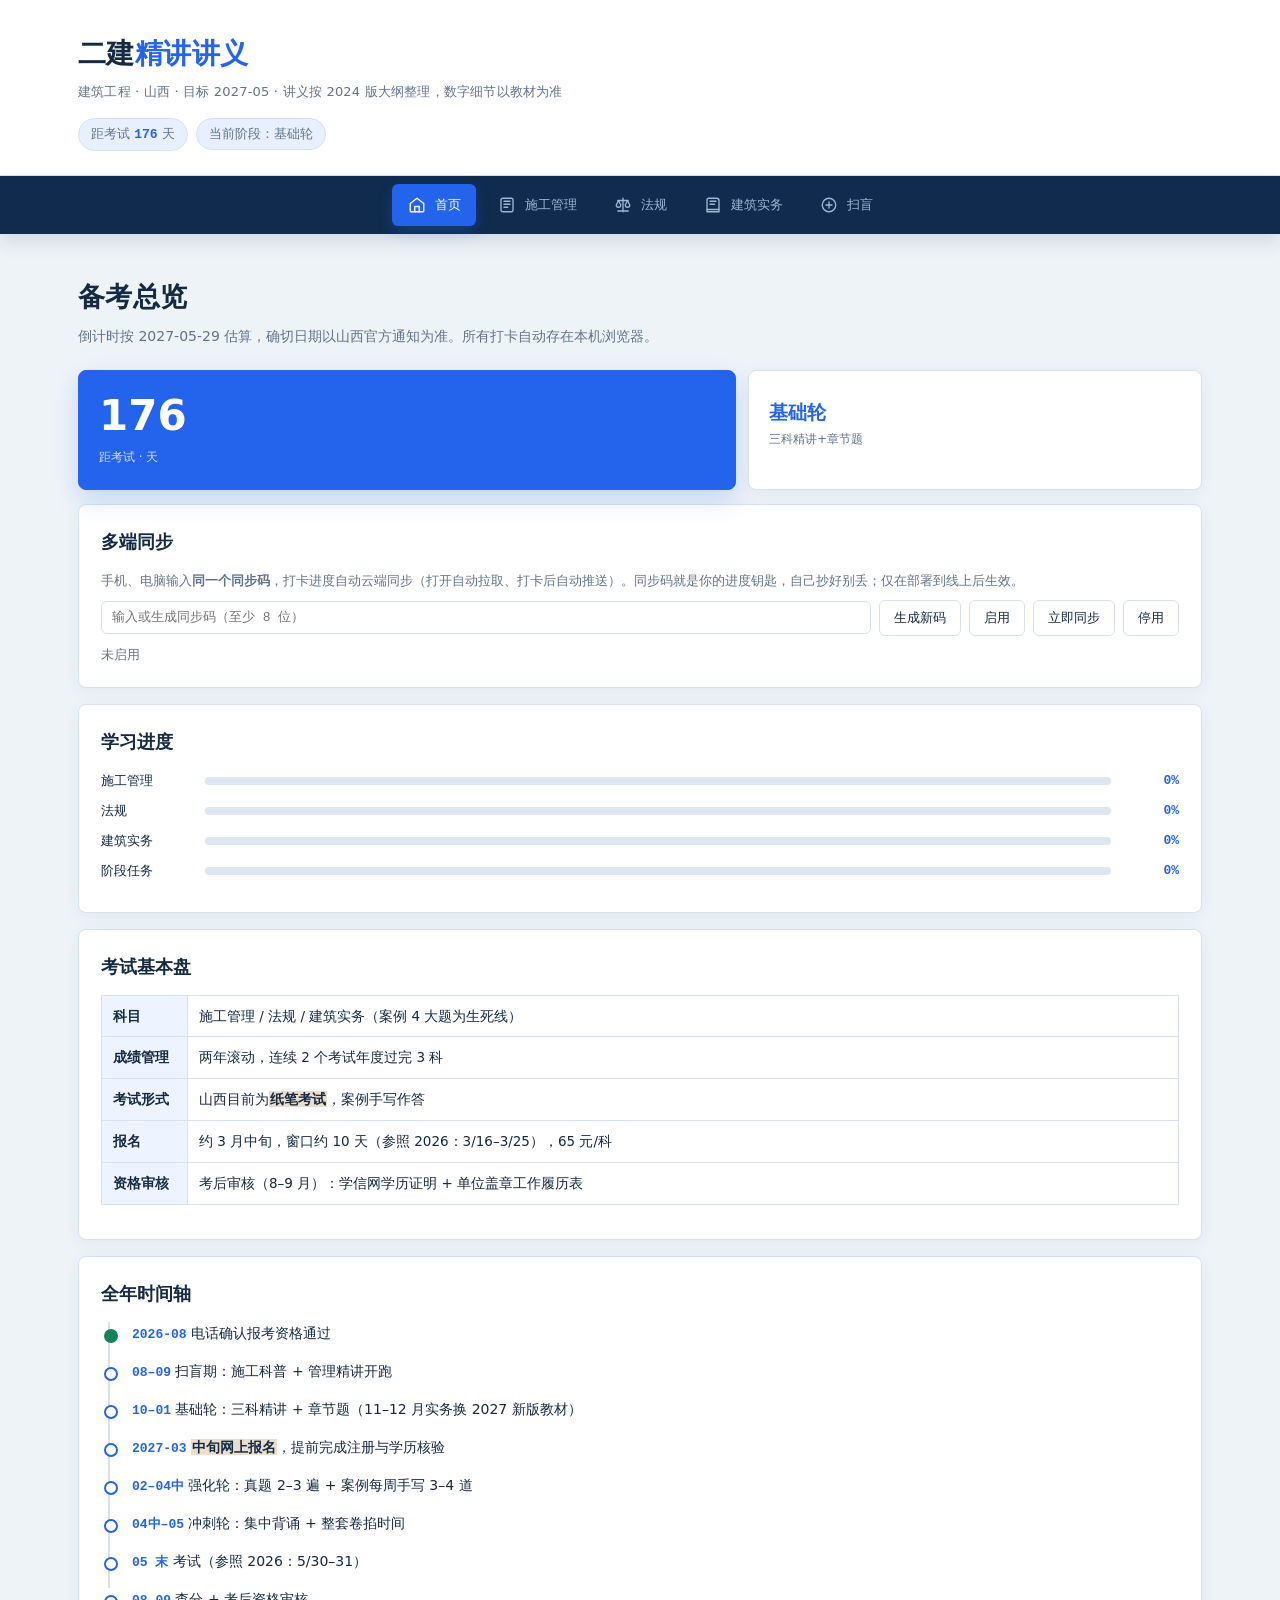
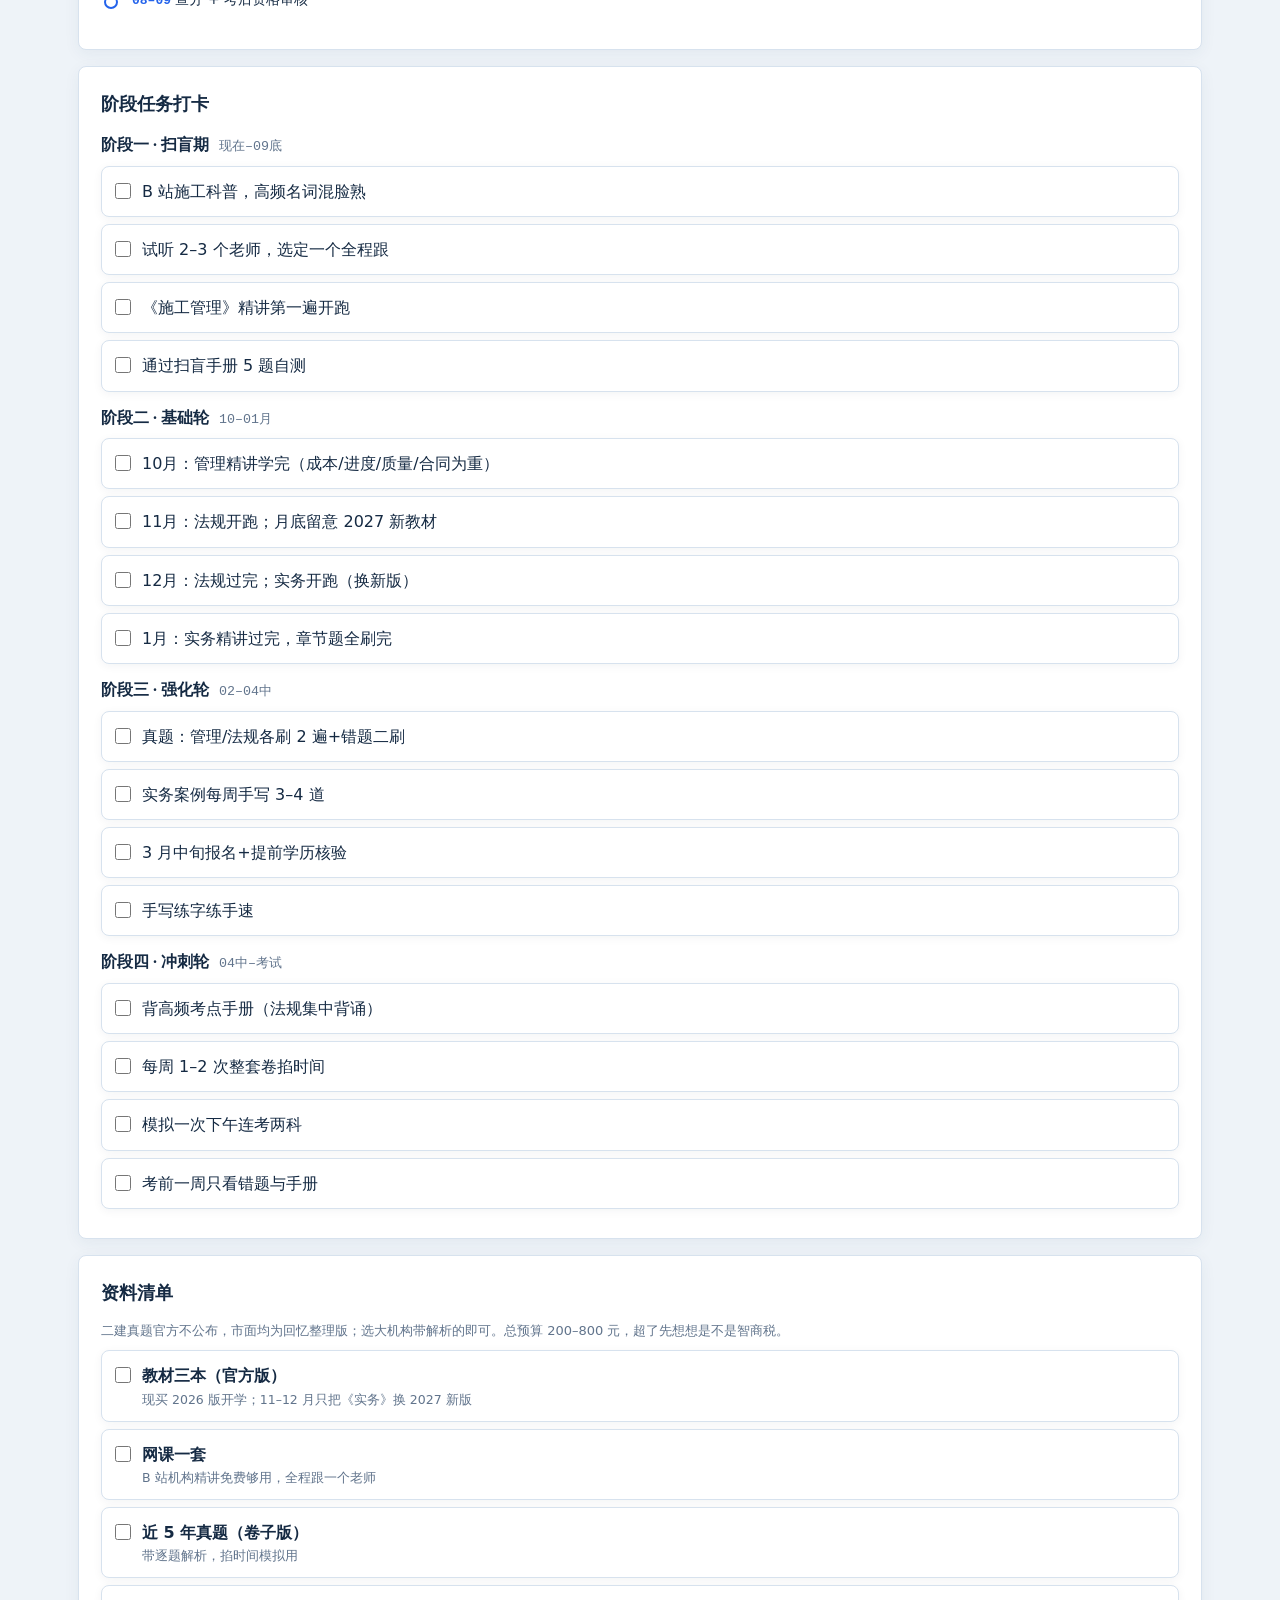
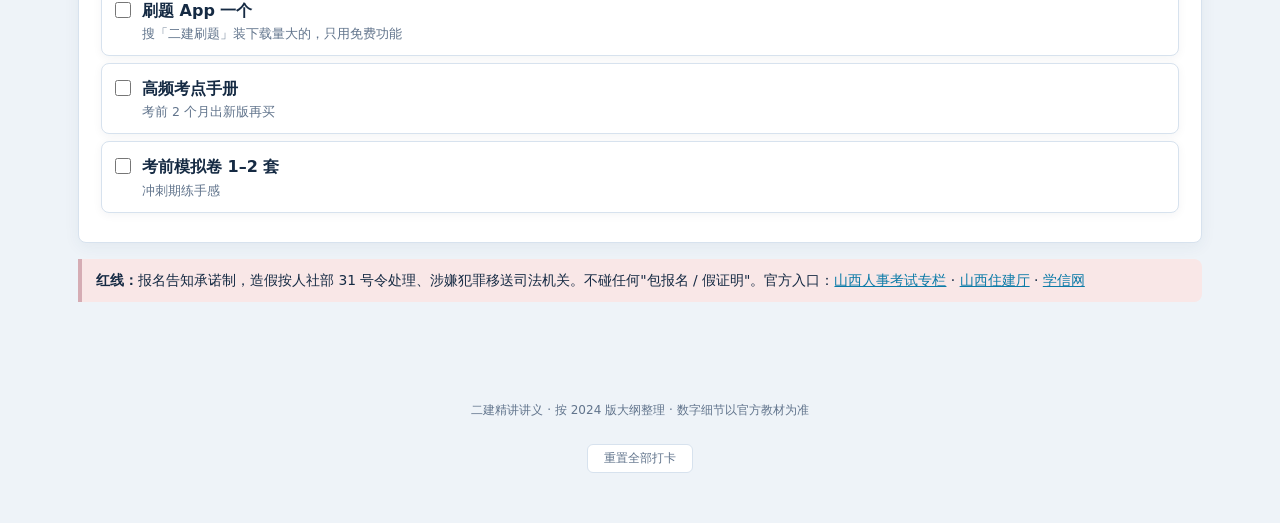
<file: site/index.html>
<!DOCTYPE html>
<html lang="zh-CN">
<head>
<meta charset="UTF-8">
<meta name="viewport" content="width=device-width, initial-scale=1.0, viewport-fit=cover">
<title>二建讲义 · 建筑工程 · 2027</title>
<link rel="manifest" href="manifest.webmanifest">
<meta name="theme-color" content="#b5502f">
<link rel="apple-touch-icon" href="icon.svg">
<style>
:root{
  --bg:#f7f2e9;          /* 米白纸  */
  --card:#fffdf8;
  --ink:#33302b;         /* 墨字 */
  --ink-2:#6f675c;       /* 次级 */
  --line:#e2d9c8;        /* 纸纹线 */
  --brick:#b5502f;       /* 砖陶红:重点/强调 */
  --brick-soft:#f6e3da;
  --gold:#8a6d1f;        /* 口诀金 */
  --gold-bg:#faf0d4;
  --green:#3e7d5c;       /* 完成绿 */
  --green-bg:#e4efe7;
  --blue:#38618c;        /* 链接/公式蓝 */
  --blue-bg:#e7edf5;
  --serif:Georgia,"Times New Roman","SimSun","宋体",serif;
  --sans:"Microsoft YaHei","微软雅黑",-apple-system,sans-serif;
  --mono:Consolas,"Courier New",monospace;
}
*{margin:0;padding:0;box-sizing:border-box}
html{-webkit-text-size-adjust:100%}
body{
  font-family:var(--sans);background:var(--bg);color:var(--ink);
  font-size:16px;line-height:1.85;
  background-image:radial-gradient(rgba(180,150,100,.06) 1px,transparent 1px);
  background-size:22px 22px;
  padding-bottom:calc(64px + env(safe-area-inset-bottom));
}
.wrap{max-width:780px;margin:0 auto;padding:0 16px}
/* ── 页头 ── */
header{
  background:linear-gradient(160deg,#fffdf8,#f3ecdd);
  border-bottom:1px solid var(--line);padding:22px 0 16px;
}
.brand{font-family:var(--serif);font-weight:700;font-size:24px;letter-spacing:.1em}
.brand b{color:var(--brick)}
.brand-sub{font-size:12.5px;color:var(--ink-2);margin-top:2px}
.head-meta{display:flex;gap:14px;align-items:center;margin-top:12px;flex-wrap:wrap;font-size:13px}
.chip{background:var(--card);border:1px solid var(--line);border-radius:20px;padding:3px 14px;color:var(--ink-2)}
.chip b{color:var(--brick);font-family:var(--mono)}
/* ── 底部导航（手机）/顶部（桌面） ── */
nav{
  position:fixed;left:0;right:0;bottom:0;z-index:90;
  background:rgba(255,253,248,.96);backdrop-filter:blur(8px);
  border-top:1px solid var(--line);
  display:flex;justify-content:space-around;
  padding-bottom:env(safe-area-inset-bottom);
  box-shadow:0 -4px 18px rgba(90,70,40,.08);
}
nav button{
  flex:1;max-width:120px;background:none;border:none;cursor:pointer;
  padding:9px 2px 7px;color:var(--ink-2);font-family:var(--sans);
  display:flex;flex-direction:column;align-items:center;gap:1px;font-size:11.5px;
}
nav button .nv{font-family:var(--serif);font-size:17px;font-weight:700;line-height:1.25}
nav button.on{color:var(--brick)}
nav button.on .nv{border-bottom:3px solid var(--brick)}
@media(min-width:820px){
  body{padding-bottom:30px}
  nav{position:sticky;top:0;bottom:auto;border-top:none;border-bottom:1px solid var(--line);box-shadow:0 4px 18px rgba(90,70,40,.06)}
  nav button{flex-direction:row;gap:8px;font-size:13px;padding:13px}
}
/* ── 版块 ── */
main section{display:none;padding:22px 0 40px}
main section.on{display:block;animation:fade .35s ease}
@keyframes fade{from{opacity:0;transform:translateY(8px)}to{opacity:1}}
h2.page-title{font-family:var(--serif);font-size:23px;letter-spacing:.06em;margin:6px 0 4px}
.page-lede{color:var(--ink-2);font-size:13.5px;margin-bottom:18px}
/* ── 卡片 ── */
.card{background:var(--card);border:1px solid var(--line);border-radius:10px;padding:18px;margin-bottom:14px;box-shadow:0 1px 4px rgba(90,70,40,.05)}
.card h3{font-family:var(--serif);font-size:17px;margin-bottom:10px}
/* ── 表格（手机可横滑） ── */
.tbl{overflow-x:auto;-webkit-overflow-scrolling:touch;margin:12px 0}
table{width:100%;border-collapse:collapse;font-size:13.8px;min-width:340px}
th,td{border:1px solid var(--line);padding:7px 10px;text-align:left;vertical-align:top}
th{background:#f3ecdd;font-weight:700;white-space:nowrap}
td{background:var(--card)}
.c{text-align:center}
.mono{font-family:var(--mono)}
mark{background:linear-gradient(transparent 62%,#f7d9a8 62%);color:inherit;font-weight:700;padding:0 1px}
.red{color:var(--brick);font-weight:700}
.dim{color:var(--ink-2)}
a{color:var(--blue)}
/* ── 进度条 ── */
.bar{height:10px;background:#eee5d4;border-radius:6px;overflow:hidden}
.bar>i{display:block;height:100%;width:0;border-radius:6px;background:linear-gradient(90deg,#d3773f,var(--brick));transition:width .7s ease}
.bar-row{display:grid;grid-template-columns:78px 1fr 52px;gap:10px;align-items:center;margin:8px 0;font-size:13.5px}
.bar-row .pct{font-family:var(--mono);text-align:right;color:var(--brick);font-weight:700}
/* ── 倒计时块 ── */
.dash-hero{display:grid;grid-template-columns:1fr 1fr;gap:12px;margin-bottom:14px}
.hero-cell{background:var(--card);border:1px solid var(--line);border-radius:10px;padding:16px;text-align:center}
.hero-cell b{display:block;font-family:var(--serif);font-size:40px;color:var(--brick);line-height:1.2}
.hero-cell span{font-size:12px;color:var(--ink-2)}
/* ── 打卡条目 ── */
.ck{display:flex;gap:11px;align-items:flex-start;padding:10px 12px;margin:6px 0;border:1px solid var(--line);border-radius:8px;background:var(--card);cursor:pointer;user-select:none}
.ck input{margin-top:5px;accent-color:var(--brick);width:16px;height:16px;flex:none;cursor:pointer}
.ck.done{background:var(--green-bg);border-color:#cfe0d3;opacity:.8}
.ck.done .ck-t{text-decoration:line-through;color:var(--ink-2)}
.ck small{display:block;color:var(--ink-2);font-size:12.5px;line-height:1.6}
/* ── 时间轴 ── */
.tl{list-style:none}
.tl li{position:relative;padding:0 0 14px 22px;border-left:2px solid var(--line);margin-left:7px;font-size:14px}
.tl li:last-child{border-left-color:transparent}
.tl li::before{content:"";position:absolute;left:-6px;top:7px;width:10px;height:10px;border-radius:50%;background:var(--card);border:2px solid var(--brick)}
.tl li.done::before{background:var(--green);border-color:var(--green)}
.tl b{color:var(--brick);font-family:var(--mono);font-size:13px}
/* ── 讲义：章节手风琴 ── */
details.lec{background:var(--card);border:1px solid var(--line);border-radius:10px;margin-bottom:12px;overflow:hidden}
details.lec>summary{
  list-style:none;cursor:pointer;padding:14px 16px;display:flex;gap:12px;align-items:center;
  -webkit-tap-highlight-color:transparent;
}
details.lec>summary::-webkit-details-marker{display:none}
.lec-no{
  font-family:var(--serif);font-size:22px;font-weight:700;color:var(--brick);
  width:34px;flex:none;text-align:center;line-height:1;
}
.lec-t{flex:1;min-width:0}
.lec-t b{font-size:15.5px;display:block;line-height:1.5}
.lec-t small{color:var(--ink-2);font-size:12px;display:block}
.lec-stars{color:var(--brick);font-size:12px;letter-spacing:1px;flex:none}
.lec-arrow{flex:none;color:var(--ink-2);transition:transform .25s;font-size:12px}
details[open]>summary .lec-arrow{transform:rotate(90deg)}
details[open]>summary{border-bottom:1px dashed var(--line)}
.lec-body{padding:6px 16px 18px}
/* 讲义排版组件 */
.lec-body h4{
  font-family:var(--serif);font-size:16px;margin:20px 0 8px;padding-left:10px;
  border-left:4px solid var(--brick);line-height:1.5;
}
.lec-body h5{font-size:14.5px;margin:14px 0 6px;color:var(--brick)}
.lec-body p{margin:8px 0;font-size:14.8px}
.lec-body ul,.lec-body ol{padding-left:22px;font-size:14.8px;margin:6px 0}
.lec-body li{margin:4px 0}
.kp{
  border:1px solid var(--line);border-left:4px solid var(--brick);border-radius:0 8px 8px 0;
  background:#fbf7ef;padding:10px 14px;margin:10px 0;font-size:14.5px;
}
.kp::before{content:"考点";display:inline-block;background:var(--brick);color:#fff;font-size:11px;border-radius:4px;padding:1px 7px;margin-right:8px;vertical-align:2px}
.memo{
  background:var(--gold-bg);border:1px dashed #d9bd6e;border-radius:8px;
  padding:10px 14px;margin:10px 0;font-size:14.5px;color:var(--gold);
}
.memo::before{content:"口诀";display:inline-block;background:var(--gold);color:#fff;font-size:11px;border-radius:4px;padding:1px 7px;margin-right:8px;vertical-align:2px}
.formula{
  background:var(--blue-bg);border-radius:8px;padding:12px 14px;margin:10px 0;
  font-family:var(--mono);font-size:14px;color:var(--blue);overflow-x:auto;white-space:nowrap;
}
.trap{
  background:#fdeceb;border:1px solid #eec5c0;border-radius:8px;
  padding:10px 14px;margin:10px 0;font-size:14px;
}
.trap::before{content:"易错";display:inline-block;background:#c0392b;color:#fff;font-size:11px;border-radius:4px;padding:1px 7px;margin-right:8px;vertical-align:2px}
.example{border:1px solid var(--line);border-radius:8px;margin:12px 0;overflow:hidden}
.example>.ex-q{padding:11px 14px;font-size:14.5px;background:#f3efe6}
.example>.ex-q::before{content:"例";display:inline-block;background:var(--green);color:#fff;font-size:11px;border-radius:4px;padding:1px 7px;margin-right:8px;vertical-align:2px}
.example>.ex-a{padding:11px 14px;font-size:14px;border-top:1px dashed var(--line);color:var(--ink-2)}
.numcard{display:grid;grid-template-columns:repeat(auto-fill,minmax(150px,1fr));gap:8px;margin:10px 0}
.numcard div{background:var(--card);border:1px solid var(--line);border-radius:8px;padding:8px 10px;font-size:13px;text-align:center}
.numcard b{display:block;font-family:var(--serif);font-size:20px;color:var(--brick)}
/* 章打卡行 */
.lec-done{display:flex;align-items:center;gap:8px;margin-top:16px;padding-top:12px;border-top:1px dashed var(--line);font-size:13.5px;color:var(--ink-2)}
.lec-done input{accent-color:var(--green);width:17px;height:17px}
/* 术语卡 */
.term-grid{display:grid;grid-template-columns:1fr 1fr;gap:9px}
@media(max-width:560px){.term-grid{grid-template-columns:1fr}}
.term{border:1px solid var(--line);border-radius:8px;background:var(--card);padding:10px 13px;font-size:13.5px;line-height:1.7}
.term b{color:var(--brick);display:block;font-size:14.5px}
/* 自测 */
.quiz{border:1px dashed #d9bd6e;background:var(--gold-bg);border-radius:8px;padding:11px 14px;margin:9px 0}
.quiz .q{font-weight:700;cursor:pointer;font-size:14.5px}
.quiz .a{display:none;margin-top:8px;padding-top:8px;border-top:1px dashed #d9bd6e;font-size:13.8px;color:var(--ink-2)}
.quiz.open .a{display:block}
.note{border-left:4px solid var(--gold);background:var(--gold-bg);padding:10px 14px;border-radius:0 8px 8px 0;font-size:13.8px;margin:12px 0}
.note.warn{border-left-color:#c0392b;background:#fdeceb}
footer{padding:26px 16px 20px;text-align:center;font-size:12px;color:var(--ink-2)}
footer button{background:none;border:1px solid var(--line);border-radius:6px;color:var(--ink-2);padding:5px 16px;font-size:12px;cursor:pointer;margin-top:6px}
.sync-btn{background:var(--card);border:1px solid var(--line);border-radius:8px;color:var(--ink);padding:8px 14px;font-size:13px;cursor:pointer;transition:all .2s}
.sync-btn:hover{border-color:var(--brick);color:var(--brick)}
#sync-input{flex:1;min-width:170px;padding:8px 10px;border:1px solid var(--line);border-radius:8px;background:var(--card);color:var(--ink);font-family:var(--mono);font-size:13px}
.svgwrap{background:var(--card);border:1px solid var(--line);border-radius:10px;padding:10px;margin:12px 0}
.svgwrap svg{width:100%;height:auto;display:block}
.legend{display:flex;gap:18px;flex-wrap:wrap;font-size:12px;color:var(--ink-2);margin-top:6px}
.legend i{display:inline-block;width:22px;height:0;border-top:3px solid var(--ink);vertical-align:middle;margin-right:5px}
.legend .l-key{border-top-color:var(--brick)}
.legend .l-dash{border-top-style:dashed;border-top-width:2px}
</style>
<link rel="stylesheet" href="redesign.css">
</head>
<body data-theme="atlas">

<header>
  <div class="wrap">
    <div class="brand">二建<b>精讲讲义</b></div>
    <div class="brand-sub">建筑工程 · 山西 · 目标 2027-05 · 讲义按 2024 版大纲整理，数字细节以教材为准</div>
    <div class="head-meta">
      <span class="chip">距考试 <b id="cd">—</b> 天</span>
      <span class="chip" id="phase-chip">—</span>
    </div>
  </div>
</header>

<nav id="nav">
  <button data-t="home" class="on"><span class="nv" aria-hidden="true"><svg viewBox="0 0 24 24" fill="none" stroke="currentColor" stroke-width="1.8" stroke-linecap="round" stroke-linejoin="round"><path d="m3 10 9-7 9 7v10a1 1 0 0 1-1 1H4a1 1 0 0 1-1-1z"/><path d="M9 21v-7h6v7"/></svg></span>首页</button>
  <button data-t="mgmt"><span class="nv" aria-hidden="true"><svg viewBox="0 0 24 24" fill="none" stroke="currentColor" stroke-width="1.8" stroke-linecap="round" stroke-linejoin="round"><rect x="4" y="3" width="16" height="18" rx="2"/><path d="M8 7h8M8 11h8M8 15h5"/></svg></span>施工管理</button>
  <button data-t="law"><span class="nv" aria-hidden="true"><svg viewBox="0 0 24 24" fill="none" stroke="currentColor" stroke-width="1.8" stroke-linecap="round" stroke-linejoin="round"><path d="M12 3v18M5 6h14M6 6l-3 6a3 3 0 0 0 6 0zM18 6l-3 6a3 3 0 0 0 6 0zM5 20h14"/></svg></span>法规</button>
  <button data-t="prac"><span class="nv" aria-hidden="true"><svg viewBox="0 0 24 24" fill="none" stroke="currentColor" stroke-width="1.8" stroke-linecap="round" stroke-linejoin="round"><path d="M4 21V5a2 2 0 0 1 2-2h11a3 3 0 0 1 3 3v15z"/><path d="M4 18h16M8 7h8M8 11h6"/></svg></span>建筑实务</button>
  <button data-t="base"><span class="nv" aria-hidden="true"><svg viewBox="0 0 24 24" fill="none" stroke="currentColor" stroke-width="1.8" stroke-linecap="round" stroke-linejoin="round"><circle cx="12" cy="12" r="9"/><path d="M12 8v8M8 12h8"/></svg></span>扫盲</button>
</nav>

<main class="wrap">

<!-- ════════════ 首页 ════════════ -->
<section id="home" class="on">
  <h2 class="page-title">备考总览</h2>
  <p class="page-lede">倒计时按 2027-05-29 估算，确切日期以山西官方通知为准。所有打卡自动存在本机浏览器。</p>

  <div class="dash-hero">
    <div class="hero-cell"><b id="cd2">—</b><span>距考试 · 天</span></div>
    <div class="hero-cell"><b id="phase-name" style="font-size:19px;padding-top:10px">—</b><span id="phase-task">—</span></div>
  </div>

  <div class="card">
    <h3>多端同步</h3>
    <p class="dim" style="font-size:13px;margin-bottom:8px">手机、电脑输入<b>同一个同步码</b>，打卡进度自动云端同步（打开自动拉取、打卡后自动推送）。同步码就是你的进度钥匙，自己抄好别丢；仅在部署到线上后生效。</p>
    <div style="display:flex;gap:8px;flex-wrap:wrap;align-items:center">
      <input id="sync-input" placeholder="输入或生成同步码（至少 8 位）">
      <button class="sync-btn" id="btn-gen">生成新码</button>
      <button class="sync-btn" id="btn-use">启用</button>
      <button class="sync-btn" id="btn-sync">立即同步</button>
      <button class="sync-btn" id="btn-off">停用</button>
    </div>
    <div class="dim" style="font-size:12.5px;margin-top:8px" id="sync-status">未启用</div>
  </div>

  <div class="card">
    <h3>学习进度</h3>
    <div class="bar-row"><span>施工管理</span><div class="bar"><i id="bar-m"></i></div><span class="pct" id="pct-m">0%</span></div>
    <div class="bar-row"><span>法规</span><div class="bar"><i id="bar-f"></i></div><span class="pct" id="pct-f">0%</span></div>
    <div class="bar-row"><span>建筑实务</span><div class="bar"><i id="bar-s"></i></div><span class="pct" id="pct-s">0%</span></div>
    <div class="bar-row"><span>阶段任务</span><div class="bar"><i id="bar-p"></i></div><span class="pct" id="pct-p">0%</span></div>
  </div>

  <div class="card">
    <h3>考试基本盘</h3>
    <div class="tbl"><table>
      <tr><th style="width:86px">科目</th><td>施工管理 / 法规 / 建筑实务（案例 4 大题为生死线）</td></tr>
      <tr><th>成绩管理</th><td>两年滚动，连续 2 个考试年度过完 3 科</td></tr>
      <tr><th>考试形式</th><td>山西目前为<mark>纸笔考试</mark>，案例手写作答</td></tr>
      <tr><th>报名</th><td>约 3 月中旬，窗口约 10 天（参照 2026：3/16–3/25），65 元/科</td></tr>
      <tr><th>资格审核</th><td>考后审核（8–9 月）：学信网学历证明 + 单位盖章工作履历表</td></tr>
    </table></div>
  </div>

  <div class="card">
    <h3>全年时间轴</h3>
    <ul class="tl">
      <li class="done"><b>2026-08</b> 电话确认报考资格通过</li>
      <li><b>08–09</b> 扫盲期：施工科普 + 管理精讲开跑</li>
      <li><b>10–01</b> 基础轮：三科精讲 + 章节题（11–12 月实务换 2027 新版教材）</li>
      <li><b>2027-03</b> <mark>中旬网上报名</mark>，提前完成注册与学历核验</li>
      <li><b>02–04中</b> 强化轮：真题 2–3 遍 + 案例每周手写 3–4 道</li>
      <li><b>04中–05</b> 冲刺轮：集中背诵 + 整套卷掐时间</li>
      <li><b>05 末</b> 考试（参照 2026：5/30–31）</li>
      <li><b>08–09</b> 查分 + 考后资格审核</li>
    </ul>
  </div>

  <div class="card">
    <h3>阶段任务打卡</h3>
    <div id="plan-box"></div>
  </div>

  <div class="card">
    <h3>资料清单</h3>
    <p class="dim" style="font-size:13px;margin-bottom:8px">二建真题官方不公布，市面均为回忆整理版；选大机构带解析的即可。总预算 200–800 元，超了先想想是不是智商税。</p>
    <div id="mat-box"></div>
  </div>

  <div class="note warn"><b>红线：</b>报名告知承诺制，造假按人社部 31 号令处理、涉嫌犯罪移送司法机关。不碰任何"包报名 / 假证明"。官方入口：<a href="https://rst.shanxi.gov.cn/rsks/" target="_blank">山西人事考试专栏</a> · <a href="https://zjt.shanxi.gov.cn/" target="_blank">山西住建厅</a> · <a href="https://www.chsi.com.cn" target="_blank">学信网</a></div>
</section>

<!-- ════════════ 施工管理 ════════════ -->
<section id="mgmt">
  <h2 class="page-title">建设工程施工管理</h2>
  <p class="page-lede">七章 · 理解型科目 · 实务案例的地基。学习顺序即章节顺序；成本、进度、质量、合同四章为重中之重。学完一章在章末打卡。</p>

  <!-- 第一章 -->
  <details class="lec" id="lec-m1">
    <summary><span class="lec-no">壹</span><span class="lec-t"><b>施工管理</b><small>组织论 · 项目经理 · 风险 · 监理</small></span><span class="lec-stars">★★☆</span><span class="lec-arrow">▶</span></summary>
    <div class="lec-body">
      <h4>1. 建设工程项目管理的类型</h4>
      <p>按管理方立场分：<mark>业主方</mark>（管理的核心，全过程）、设计方、施工方、供货方、建设项目工程总承包方的项目管理。</p>
      <div class="kp">业主方项目管理的目标：投资目标、进度目标、质量目标；其项目管理是全过程的管理，是<mark>管理的核心</mark>。</div>
      <div class="kp">施工方项目管理的目标：施工<mark>成本</mark>目标、施工<mark>进度</mark>目标、施工<mark>质量</mark>目标（还有安全目标）。选择题常拿"投资目标"混进施工方目标里——投资目标属于业主方。</div>
      <h4>2. 施工管理的组织（组织论，年年考）</h4>
      <p>组织论三大工具关系：<mark>项目结构图</mark>（把项目拆成任务，WBS 思想）→ <mark>组织结构图</mark>（谁指挥谁）→ <mark>合同结构图</mark>（谁和谁签合同）。三种图长得像，考区别：</p>
      <div class="tbl"><table>
        <tr><th>图</th><th>反映</th><th>连线含义</th></tr>
        <tr><td>项目结构图</td><td>任务分解</td><td>矩形框 + 直线，无方向</td></tr>
        <tr><td>组织结构图</td><td>指令关系</td><td><mark>单向箭线</mark>（上指挥下）</td></tr>
        <tr><td>合同结构图</td><td>合同关系</td><td><mark>双向箭线</mark></td></tr>
      </table></div>
      <h5>三种组织结构模式</h5>
      <div class="tbl"><table>
        <tr><th>模式</th><th>指令源</th><th>特点</th></tr>
        <tr><td>职能组织结构</td><td class="red">多个</td><td>各职能部门都能下指令，易矛盾（传统企业）</td></tr>
        <tr><td>线性组织结构</td><td class="red">唯一</td><td>指令路径单一不打架，但路径可能太长（军队式）</td></tr>
        <tr><td>矩阵组织结构</td><td class="red">纵横两个</td><td>纵向职能 + 横向项目；指令矛盾时可由总经理协调或授权一方优先（大型项目常用）</td></tr>
      </table></div>
      <div class="memo">指令源数量：职能"多"、线性"一"、矩阵"二"——多一二，念一遍就记住。</div>
      <div class="svgwrap"><svg viewBox="0 0 720 215" xmlns="http://www.w3.org/2000/svg" font-family="Microsoft YaHei,sans-serif">
        <line x1="240" y1="12" x2="240" y2="185" stroke="#e2d9c8"/><line x1="480" y1="12" x2="480" y2="185" stroke="#e2d9c8"/>
        <rect x="70" y="22" width="100" height="30" rx="4" fill="#fffdf8" stroke="#33302b" stroke-width="1.5"/><text x="120" y="42" text-anchor="middle" font-size="13" fill="#33302b">项目经理</text>
        <rect x="28" y="85" width="88" height="30" rx="4" fill="#fffdf8" stroke="#33302b" stroke-width="1.5"/><text x="72" y="105" text-anchor="middle" font-size="13" fill="#33302b">技术部</text>
        <rect x="124" y="85" width="88" height="30" rx="4" fill="#fffdf8" stroke="#33302b" stroke-width="1.5"/><text x="168" y="105" text-anchor="middle" font-size="13" fill="#33302b">生产部</text>
        <rect x="70" y="150" width="100" height="30" rx="4" fill="#fffdf8" stroke="#33302b" stroke-width="1.5"/><text x="120" y="170" text-anchor="middle" font-size="13" fill="#33302b">作业队</text>
        <path d="M120,52 V66 H72 V77" fill="none" stroke="#33302b" stroke-width="1.5"/><polygon points="68,77 72,85 76,77" fill="#33302b"/>
        <path d="M120,52 V66 H168 V77" fill="none" stroke="#33302b" stroke-width="1.5"/><polygon points="164,77 168,85 172,77" fill="#33302b"/>
        <path d="M72,115 V132 H120 V137" fill="none" stroke="#b5502f" stroke-width="1.8"/>
        <path d="M168,115 V132 H120 V137" fill="none" stroke="#b5502f" stroke-width="1.8"/><polygon points="116,137 120,145 124,137" fill="#b5502f"/>
        <text x="120" y="205" text-anchor="middle" font-size="12" fill="#b5502f">职能式：多指令源，易打架</text>
        <rect x="310" y="22" width="100" height="30" rx="4" fill="#fffdf8" stroke="#33302b" stroke-width="1.5"/><text x="360" y="42" text-anchor="middle" font-size="13" fill="#33302b">项目经理</text>
        <rect x="310" y="85" width="100" height="30" rx="4" fill="#fffdf8" stroke="#33302b" stroke-width="1.5"/><text x="360" y="105" text-anchor="middle" font-size="13" fill="#33302b">施工员</text>
        <rect x="310" y="150" width="100" height="30" rx="4" fill="#fffdf8" stroke="#33302b" stroke-width="1.5"/><text x="360" y="170" text-anchor="middle" font-size="13" fill="#33302b">作业队</text>
        <line x1="360" y1="52" x2="360" y2="77" stroke="#33302b" stroke-width="1.8"/><polygon points="356,77 360,85 364,77" fill="#33302b"/>
        <line x1="360" y1="115" x2="360" y2="142" stroke="#33302b" stroke-width="1.8"/><polygon points="356,142 360,150 364,142" fill="#33302b"/>
        <text x="360" y="205" text-anchor="middle" font-size="12" fill="#33302b">线性式：指令唯一，路径可能长</text>
        <rect x="550" y="22" width="100" height="30" rx="4" fill="#fffdf8" stroke="#33302b" stroke-width="1.5"/><text x="600" y="42" text-anchor="middle" font-size="13" fill="#33302b">职能部门</text>
        <rect x="486" y="110" width="84" height="30" rx="4" fill="#fffdf8" stroke="#b5502f" stroke-width="1.5"/><text x="528" y="130" text-anchor="middle" font-size="13" fill="#b5502f">项目经理</text>
        <rect x="600" y="104" width="106" height="40" rx="4" fill="#f6e3da" stroke="#33302b" stroke-width="1.5"/><text x="653" y="129" text-anchor="middle" font-size="13" fill="#33302b">作业任务</text>
        <line x1="600" y1="52" x2="600" y2="96" stroke="#33302b" stroke-width="1.8"/><polygon points="596,96 600,104 604,96" fill="#33302b"/>
        <line x1="570" y1="125" x2="592" y2="125" stroke="#b5502f" stroke-width="1.8"/><polygon points="592,121 600,125 592,129" fill="#b5502f"/>
        <text x="600" y="205" text-anchor="middle" font-size="12" fill="#33302b">矩阵式：纵横两个指令源</text>
      </svg></div>
      <h4>3. 施工组织设计</h4>
      <p>分类：<mark>施工组织总设计</mark>（以整个建设项目为对象）、<mark>单位工程施工组织设计</mark>（以单位工程为对象）、<mark>施工方案</mark>（以分部分项工程为对象）。基本内容五大件：工程概况、施工部署与施工方案、施工进度计划、施工平面图、主要技术经济指标。</p>
      <h4>4. 项目经理（与二建证书直接相关）</h4>
      <div class="kp">施工企业项目经理是企业法定代表人在项目上的<mark>委托代理人</mark>，其权限来自企业法定代表人的授权（法定代表人授权委托书）。</div>
      <ul>
        <li>项目经理的责任：贯彻法规与企业制度、履行项目管理目标责任书、组织编制项目管理实施规划等</li>
        <li>大中型工程项目施工的项目经理必须由<mark>取得建造师注册证书</mark>的人员担任</li>
      </ul>
      <h4>5. 施工风险管理</h4>
      <div class="formula">流程：风险识别 → 风险评估 → 风险响应 → 风险控制</div>
      <p>风险响应对策四种：<mark>规避</mark>（不干了/改方案）、<mark>减轻</mark>、<mark>自留</mark>（自己扛）、<mark>转移</mark>（买保险、分包）。选择题给场景判断属于哪种。</p>
      <h4>6. 建设工程监理</h4>
      <div class="kp">监理的工作性质：<mark>服务性、科学性、独立性、公正性</mark>。"公正性"指在委托方（业主）与被监理方（施工方）间公正——监理受业主委托但不偏袒业主。</div>
      <ul>
        <li>监理主要方式：<mark>旁站</mark>（关键部位全程盯）、<mark>巡视</mark>（转着看）、<mark>平行检验</mark>（自己独立测一遍）</li>
        <li>工程建设监理规划：总监理工程师主持编制；监理实施细则：专业监理工程师编制</li>
        <li>监理发现严重质量隐患：要求整改 → 拒不整改则<mark>报告建设单位</mark>；必要时要求暂停施工</li>
      </ul>
      <div class="trap">"监理受业主委托，所以听业主的"——错。监理具有独立性与公正性，对违法违规行为不能配合业主隐瞒。</div>
      <h4>7. 项目目标的动态控制（每年必考）</h4>
      <div class="formula">动态控制三步循环：① 目标分解 → ② 收集实际值与计划值<mark>定期比较</mark> → ③ 有偏差则纠偏（循环往复）</div>
      <div class="kp">纠偏措施四类（判断题）：<mark>组织措施</mark>（调人员、调分工、调流程——最常用且通常最经济）、<mark>管理措施</mark>（调方法、调合同、调风险应对）、<mark>经济措施</mark>（资金保障、奖惩）、<mark>技术措施</mark>（改设计、改方案、改工艺）。给场景判类别是固定题型："调整进度管理的方法和手段"属于管理措施，别选成组织措施。</div>
      <div class="trap">动态控制的核心环节是"定期<mark>比较</mark>计划值与实际值"——不是"收集数据"也不是"纠偏"，单选爱抠这个字眼。</div>
      <h4>8. 施工组织设计的编审与动态管理</h4>
      <ul>
        <li>施工组织设计由项目负责人主持编制，<mark>施工单位技术负责人</mark>审批；专项施工方案由项目技术负责人组织编制</li>
        <li>规模较大的分部分项工程和专业性较强的项目，单独编制专项施工方案</li>
        <li>动态管理：工程设计有重大修改、主要施工方法有重大调整、主要施工资源配置有重大调整、施工环境有重大改变时，<mark>及时修改或补充</mark>施工组织设计，重新审批后实施</li>
      </ul>
      <h4>9. 项目管理目标责任书与项目经理权限</h4>
      <ul>
        <li>项目管理目标责任书：<mark>企业法定代表人或其授权人</mark>与项目经理协商制定，在项目实施之前签订</li>
        <li>项目经理主要权限：参与项目招投标与合同签订、参与组建项目部、主持项目部工作、决定授权范围内的资金投入和使用、参与选择物资供应单位、参与选择并直接管理分包人等</li>
        <li>项目经理不得同时担任两个及以上项目的项目负责人（发包人书面同意且非施工高峰期等特殊情形除外，以教材为准）</li>
      </ul>
      <h4>10. 施工风险的评估与分级</h4>
      <div class="tbl"><table>
        <tr><th>维度</th><th>说明</th></tr>
        <tr><td>风险量 = 概率 × 损失</td><td>二维评估：发生概率（大/小）× 损失量（大/小）组成风险等级矩阵</td></tr>
        <tr><td>概率大 + 损失大</td><td>高风险——优先规避或转移</td></tr>
        <tr><td>概率小 + 损失小</td><td>低风险——通常自留</td></tr>
      </table></div>
      <p>施工风险类型四类：组织风险、经济与管理风险、工程环境风险（自然灾害、地质条件）、技术风险（设计缺陷、工艺不成熟）——给场景判类型。</p>
      <div class="lec-done"><input type="checkbox" data-id="m1" class="lecdone">本章讲义已学完（同步到首页进度）</div>
    </div>
  </details>

  <!-- 第二章 -->
  <details class="lec" id="lec-m2">
    <summary><span class="lec-no">贰</span><span class="lec-t"><b>施工成本管理</b><small>费用构成 · 计价 · 赢得值法（必考计算）</small></span><span class="lec-stars">★★★</span><span class="lec-arrow">▶</span></summary>
    <div class="lec-body">
      <h4>1. 建筑安装工程费的两种拆法（先分清"按什么划分"）</h4>
      <div class="tbl"><table>
        <tr><th>划分方式</th><th>组成</th></tr>
        <tr><td><mark>按费用构成要素</mark></td><td>人工费 + 材料费 + 施工机具使用费 + 企业管理费 + 利润 + 规费 + 税金</td></tr>
        <tr><td><mark>按造价形成</mark></td><td>分部分项工程费 + 措施项目费 + 其他项目费 + 规费 + 税金</td></tr>
      </table></div>
      <div class="memo">要素看"人材机管利规税"；造价看"分措其规税"。规费税金两边都有。</div>
      <ul>
        <li>人工费包括：工资、奖金、津贴补贴、加班加点工资、特殊情况下支付的工资</li>
        <li>规费（政府强制缴纳）：社会保险费（养老/失业/医疗/生育/工伤）+ 住房公积金——<mark>不得作为竞争性费用</mark></li>
        <li>措施项目费：安全文明施工费（<mark>不可竞争费</mark>）、夜间施工、二次搬运、冬雨期施工、大型机械进出场及安拆等</li>
      </ul>
      <div class="trap">"安全文明施工费可以让利优惠"——错，它是不可竞争费用，投标不得低于规定标准。</div>
      <h4>2. 增值税</h4>
      <div class="kp">一般计税方法：税率 <mark>9%</mark>（建筑业），税前造价不含可抵扣进项税；简易计税：征收率 <mark>3%</mark>（小规模纳税人或清包工/甲供工程等可选）。具体适用以教材为准。</div>
      <h4>3. 成本管理的任务链</h4>
      <div class="formula">成本预测 → 成本计划 → 成本控制 → 成本核算 → 成本分析 → 成本考核</div>
      <ul>
        <li>成本计划三类：<mark>竞争性</mark>（投标报价用）、<mark>指导性</mark>（选派项目经理阶段、责任成本目标）、<mark>实施性</mark>（项目施工准备阶段、以施工预算为依据编制）</li>
        <li>成本核算"三同步"：形象进度、产值统计、实际成本归集三者口径一致</li>
        <li>成本分析基本方法：比较法、<mark>因素分析法</mark>（连环置换，会算）、差额计算法、比率法</li>
      </ul>
      <h5>因素分析法（连环置换）步骤</h5>
      <ol>
        <li>确定分析对象（实际 − 目标的差额）</li>
        <li>各因素按"数量在前、价值在后"排序</li>
        <li>以目标数为基础，<mark>依次</mark>用实际数替换一个因素，每替换一次算一次差</li>
        <li>各次差额之和 = 总差额（自检手段）</li>
      </ol>
      <h4>4. 赢得值法（挣值法）——案例与选择双料必考</h4>
      <p>三个基本值（名字长，用程序员方式记：都是"预算/实际 × 计划量/完成量"的组合）：</p>
      <div class="tbl"><table>
        <tr><th>符号</th><th>全称</th><th>公式含义</th></tr>
        <tr><td class="mono">BCWS</td><td>计划工作预算费用</td><td>计划量 × 预算价（基准线）</td></tr>
        <tr><td class="mono">BCWP</td><td>已完工作预算费用（<mark>赢得值</mark>）</td><td><mark>已完量 × 预算价</mark></td></tr>
        <tr><td class="mono">ACWP</td><td>已完工作实际费用</td><td>已完量 × 实际价</td></tr>
      </table></div>
      <div class="formula">
        费用偏差 CV = BCWP − ACWP　（负=超支）<br>
        进度偏差 SV = BCWP − BCWS　（负=拖后）<br>
        费用绩效指数 CPI = BCWP / ACWP　（&lt;1 超支）<br>
        进度绩效指数 SPI = BCWP / BCWS　（&lt;1 拖后）
      </div>
      <div class="memo">四个公式全部"<mark>赢得值打头</mark>"（BCWP 在前）；比的对象——费用找"实际"（ACWP），进度找"计划"（BCWS）。</div>
      <div class="svgwrap"><svg viewBox="0 0 720 275" xmlns="http://www.w3.org/2000/svg" font-family="Microsoft YaHei,sans-serif">
        <line x1="60" y1="235" x2="660" y2="235" stroke="#33302b" stroke-width="2"/><polygon points="660,231 668,235 660,239" fill="#33302b"/>
        <line x1="60" y1="235" x2="60" y2="38" stroke="#33302b" stroke-width="2"/><polygon points="56,38 60,30 64,38" fill="#33302b"/>
        <text x="640" y="252" font-size="11.5" fill="#6f675c">时间</text>
        <text x="24" y="36" font-size="11.5" fill="#6f675c">费用</text>
        <path d="M60,235 Q360,190 640,50" fill="none" stroke="#33302b" stroke-width="2.5" stroke-dasharray="7 5"/>
        <path d="M60,235 Q280,225 450,75" fill="none" stroke="#b5502f" stroke-width="3"/>
        <path d="M60,235 Q300,232 450,170" fill="none" stroke="#8a6d1f" stroke-width="3"/>
        <line x1="450" y1="235" x2="450" y2="60" stroke="#8a8378" stroke-width="1.2" stroke-dasharray="4 4"/>
        <text x="450" y="52" text-anchor="middle" font-size="12" fill="#6f675c">检查日</text>
        <circle cx="450" cy="75" r="4" fill="#b5502f"/><circle cx="450" cy="133" r="4" fill="#33302b"/><circle cx="450" cy="170" r="4" fill="#8a6d1f"/>
        <line x1="466" y1="75" x2="466" y2="170" stroke="#b5502f" stroke-width="1.5"/>
        <polygon points="462,83 466,75 470,83" fill="#b5502f"/><polygon points="462,162 466,170 470,162" fill="#b5502f"/>
        <text x="474" y="118" font-size="12" fill="#b5502f">CV 超支</text>
        <text x="474" y="133" font-size="10.5" fill="#b5502f">BCWP−ACWP&lt;0</text>
        <line x1="520" y1="133" x2="520" y2="170" stroke="#33302b" stroke-width="1.5"/>
        <polygon points="516,141 520,133 524,141" fill="#33302b"/><polygon points="516,162 520,170 524,162" fill="#33302b"/>
        <text x="528" y="148" font-size="12" fill="#33302b">SV 拖后</text>
        <text x="528" y="163" font-size="10.5" fill="#33302b">BCWP−BCWS&lt;0</text>
        <line x1="75" y1="52" x2="110" y2="52" stroke="#33302b" stroke-width="2.5" stroke-dasharray="7 5"/><text x="116" y="56" font-size="12" fill="#33302b">BCWS 计划值（基准线）</text>
        <line x1="75" y1="72" x2="110" y2="72" stroke="#b5502f" stroke-width="3"/><text x="116" y="76" font-size="12" fill="#33302b">ACWP 实际花费</text>
        <line x1="75" y1="92" x2="110" y2="92" stroke="#8a6d1f" stroke-width="3"/><text x="116" y="96" font-size="12" fill="#33302b">BCWP 赢得值 = 已完量 × 预算价</text>
        <text x="360" y="268" text-anchor="middle" font-size="11.5" fill="#6f675c">图为"又超支又拖后"：实际花的（红）在上，实际挣的（金）在下</text>
      </svg></div>
      <div class="example">
        <div class="ex-q">某工程预算单价 100 元/m³，计划 5 月完成 1000m³；实际完成 900m³，实际单价 110 元/m³。求 CV、SV 并判断状态。</div>
        <div class="ex-a">BCWS=1000×100=10 万；BCWP=900×100=9 万；ACWP=900×110=9.9 万。<br>CV=9−9.9=<b>−0.9 万（超支）</b>；SV=9−10=<b>−1 万（进度拖后）</b>。<br>口径检查：两个偏差都是 BCWP 打头，费用减实际、进度减计划。</div>
      </div>
      <h4>5. 降低成本的措施</h4>
      <p>四类措施判断题：<mark>组织</mark>措施（调人调结构，一般不增加费用）、<mark>技术</mark>措施（改方案改工艺）、<mark>经济</mark>措施（资金激励审核）、<mark>合同</mark>措施（索赔、合同条款）。给场景选类别，注意组织措施最经济。</p>
      <h4>6. 费用细目深挖（选择题细节库）</h4>
      <ul>
        <li><mark>材料费</mark>构成：材料原价 + 运杂费 + 运输损耗费 + <mark>采购及保管费</mark>（四项都算材料费，别漏采保费）</li>
        <li><mark>施工机具使用费</mark>（台班单价七项）：折旧费、检修费、维护费、安拆费及场外运费、人工费（机上司机）、燃料动力费、税费</li>
        <li><mark>企业管理费</mark>：管理人员工资、办公费、差旅费、固定资产使用费、劳动保险费、工会经费、职工教育经费、财产保险费、财务费、税金（附加税费）以及<mark>检验试验费</mark>等</li>
      </ul>
      <div class="trap">检验试验费的归属是经典陷阱：施工企业按规范<mark>自行检验</mark>的费用计入企业管理费；<mark>新结构、新材料的试验费</mark>和建设单位要求的<mark>对具有出厂合格证明的材料进行检验</mark>的费用，由<mark>建设单位</mark>承担（不在企业管理费里）。</div>
      <h4>7. 合同价款的支付链条</h4>
      <div class="formula">预付款（开工前，用于备料，随进度款<mark>逐次扣回</mark>）→ 进度款（按月/按节点计量支付）→ 竣工结算款 → 质量保证金（缺陷责任期满返还）</div>
      <ul>
        <li>安全文明施工费应<mark>及时预付、专款专用</mark>，不得作为竞争性报价</li>
        <li>质量保证金预留比例：不得超过工程价款结算总额的 <mark>3%</mark>；缺陷责任期一般 1 年、最长不超过 <mark>2 年</mark>（缺陷责任期不等于保修期，保修期见法规科第七章）</li>
      </ul>
      <h4>8. 成本分析方法补充</h4>
      <ul>
        <li>比较法的三种对比：实际与<mark>目标</mark>对比、本期实际与<mark>上期实际</mark>对比、与本行业<mark>先进水平</mark>对比</li>
        <li>差额计算法：因素分析法的简化形式；比率法：相关比率、构成比率、动态比率</li>
      </ul>
      <div class="example">
        <div class="ex-q">因素分析法完整算例：某分项目标成本 = 500m³ × 400元/m³ × 损耗系数1.05 = 210 000 元；实际 = 520m³ × 410元/m³ × 1.03 = 219 596 元。分析各因素影响。</div>
        <div class="ex-a">排序规则：数量在前、价值在后、损耗最后。<br>
        ① 换产量：520×400×1.05 = 218 400，差 +8 400（产量增加使成本升高 8400）<br>
        ② 换单价：520×410×1.05 = 223 860，差 +5 460<br>
        ③ 换损耗：520×410×1.03 = 219 596，差 −4 264（损耗率下降节约 4264）<br>
        验算：8 400 + 5 460 − 4 264 = 9 596 = 总差额（219 596 − 210 000）。<br>
        考点：<b>替换顺序不能乱</b>（乱了每项影响值全变）；每次只换一个因素；各项差额之和必等于总差额（用来自检）。</div>
      </div>
      <h4>9. 施工成本控制的依据</h4>
      <p>合同文件、成本计划、<mark>进度报告</mark>、工程变更——注意进度报告也是成本控制依据（成本与进度天生绑定，赢得值法就是明证），单选常考。</p>
      <div class="lec-done"><input type="checkbox" data-id="m2" class="lecdone">本章讲义已学完</div>
    </div>
  </details>

  <!-- 第三章 -->
  <details class="lec" id="lec-m3">
    <summary><span class="lec-no">叁</span><span class="lec-t"><b>施工进度管理</b><small>横道图 · 双代号网络计划 · 前锋线（你的送分章）</small></span><span class="lec-stars">★★★</span><span class="lec-arrow">▶</span></summary>
    <div class="lec-body">
      <h4>1. 进度计划的表达：横道图 vs 网络图</h4>
      <div class="tbl"><table>
        <tr><th>横道图（甘特图）</th><th>网络图</th></tr>
        <tr><td>直观易懂，但<mark>不能反映工作间逻辑关系</mark>、找不出关键路径</td><td>逻辑关系清晰、能算时间参数、能找关键路径，是考试主角</td></tr>
      </table></div>
      <h4>2. 双代号网络图：术语翻译（程序员视角）</h4>
      <div class="tbl"><table>
        <tr><th>考试术语</th><th>程序员术语</th></tr>
        <tr><td>双代号网络图</td><td>DAG：<mark>边=工作</mark>，节点=事件</td></tr>
        <tr><td>紧前 / 紧后工作</td><td>前驱 / 后继</td></tr>
        <tr><td>虚工作（虚箭线，时长 0）</td><td>为"一条边唯一标识一项工作"约束而加的纯依赖边</td></tr>
        <tr><td>关键路径</td><td>源到汇的<mark>最长路径</mark>（决定总工期）</td></tr>
        <tr><td>总时差 TF</td><td>slack：最多拖多久不影响<mark>总工期</mark></td></tr>
        <tr><td>自由时差 FF</td><td>最多拖多久不影响<mark>紧后工作最早开始</mark></td></tr>
      </table></div>
      <div class="kp">绘图规则：单起点、单终点、无循环、无双向箭头；两节点之间<mark>只能有一条实箭线</mark>（所以需要虚工作）；节点编号箭尾小于箭头。</div>
      <h4>3. 六个时间参数与算法</h4>
      <div class="formula">
        EF = ES + D　　LS = LF − D<br>
        TF = LS − ES = LF − EF<br>
        FF = min(紧后 ES) − EF　（无紧后：FF = 工期 − EF）<br>
        正推(拓扑序)：ES = max(前驱 EF)；工期 T = max(EF)<br>
        逆推(逆序)：LF = min(紧后 LS)<br>
        TF = 0 的工作连起来 = 关键路径
      </div>
      <div class="note">三条恒真性质：关键工作 ⇔ TF=0；<b>FF ≤ TF 恒成立</b>；关键路径可能不止一条。</div>
      <h4>4. 完整例题</h4>
      <div class="tbl"><table>
        <tr><th class="c">工作</th><th class="c">A</th><th class="c">B</th><th class="c">C</th><th class="c">D</th><th class="c">E</th><th class="c">F</th></tr>
        <tr><th>持续(天)</th><td class="c mono">3</td><td class="c mono">4</td><td class="c mono">5</td><td class="c mono">6</td><td class="c mono">4</td><td class="c mono">3</td></tr>
        <tr><th>紧前</th><td class="c">—</td><td class="c">—</td><td class="c">A</td><td class="c">A、B</td><td class="c">C、D</td><td class="c">D</td></tr>
      </table></div>
      <div class="svgwrap">
        <svg viewBox="0 0 700 340" xmlns="http://www.w3.org/2000/svg" font-family="Consolas,monospace">
          <defs>
            <marker id="ar" viewBox="0 0 10 10" refX="9" refY="5" markerWidth="8" markerHeight="8" orient="auto-start-reverse"><path d="M0,0 L10,5 L0,10 z" fill="#33302b"/></marker>
            <marker id="arK" viewBox="0 0 10 10" refX="9" refY="5" markerWidth="8" markerHeight="8" orient="auto-start-reverse"><path d="M0,0 L10,5 L0,10 z" fill="#b5502f"/></marker>
          </defs>
          <line x1="77" y1="160" x2="198" y2="90"  stroke="#33302b" stroke-width="2" marker-end="url(#ar)"/>
          <line x1="215" y1="100" x2="215" y2="240" stroke="#33302b" stroke-width="2" stroke-dasharray="7 6" marker-end="url(#ar)"/>
          <line x1="235" y1="80" x2="520" y2="80"  stroke="#33302b" stroke-width="2" marker-end="url(#ar)"/>
          <line x1="419" y1="253" x2="621" y2="177" stroke="#33302b" stroke-width="2" marker-end="url(#ar)"/>
          <line x1="77" y1="180" x2="198" y2="250" stroke="#b5502f" stroke-width="3.5" marker-end="url(#arK)"/>
          <line x1="235" y1="260" x2="380" y2="260" stroke="#b5502f" stroke-width="3.5" marker-end="url(#arK)"/>
          <line x1="412" y1="244" x2="528" y2="96" stroke="#b5502f" stroke-width="3" stroke-dasharray="7 6" marker-end="url(#arK)"/>
          <line x1="555" y1="93" x2="625" y2="157" stroke="#b5502f" stroke-width="3.5" marker-end="url(#arK)"/>
          <text x="120" y="112" fill="#33302b" font-size="15">A/3</text>
          <text x="112" y="238" fill="#b5502f" font-size="16" font-weight="bold">B/4</text>
          <text x="222" y="174" fill="#8a8378" font-size="12">虚0</text>
          <text x="290" y="284" fill="#b5502f" font-size="16" font-weight="bold">D/6</text>
          <text x="362" y="66" fill="#33302b" font-size="15">C/5</text>
          <text x="482" y="185" fill="#b5502f" font-size="12">虚0</text>
          <text x="600" y="112" fill="#b5502f" font-size="16" font-weight="bold">E/4</text>
          <text x="520" y="238" fill="#33302b" font-size="15">F/3</text>
          <g font-size="15" text-anchor="middle" font-weight="bold">
            <circle cx="60"  cy="170" r="18" fill="#fffdf8" stroke="#33302b" stroke-width="2"/><text x="60"  y="175" fill="#33302b">①</text>
            <circle cx="215" cy="80"  r="18" fill="#fffdf8" stroke="#33302b" stroke-width="2"/><text x="215" y="85"  fill="#33302b">②</text>
            <circle cx="215" cy="260" r="18" fill="#fffdf8" stroke="#b5502f" stroke-width="2.5"/><text x="215" y="265" fill="#b5502f">③</text>
            <circle cx="400" cy="260" r="18" fill="#fffdf8" stroke="#b5502f" stroke-width="2.5"/><text x="400" y="265" fill="#b5502f">④</text>
            <circle cx="540" cy="80"  r="18" fill="#fffdf8" stroke="#b5502f" stroke-width="2.5"/><text x="540" y="85"  fill="#b5502f">⑤</text>
            <circle cx="640" cy="170" r="18" fill="#fffdf8" stroke="#b5502f" stroke-width="2.5"/><text x="640" y="175" fill="#b5502f">⑥</text>
          </g>
          <text x="60" y="320" fill="#8a8378" font-size="13">关键路径：B→D→E　总工期 = 4+6+4 = 14 天</text>
        </svg>
        <div class="legend"><span><i class="l-key"></i>关键路径(TF=0)</span><span><i></i>普通工作</span><span><i class="l-dash"></i>虚工作(时长0)</span></div>
      </div>
      <div class="tbl"><table>
        <tr><th class="c">工作</th><th class="c">ES</th><th class="c">EF</th><th class="c">LF</th><th class="c">LS</th><th class="c">TF</th><th class="c">FF</th><th class="c">关键?</th></tr>
        <tr><td class="c">A</td><td class="c mono">0</td><td class="c mono">3</td><td class="c mono">4</td><td class="c mono">1</td><td class="c mono">1</td><td class="c mono">0</td><td class="c"></td></tr>
        <tr><td class="c">B</td><td class="c mono">0</td><td class="c mono">4</td><td class="c mono">4</td><td class="c mono">0</td><td class="c mono red">0</td><td class="c mono">0</td><td class="c red">★</td></tr>
        <tr><td class="c">C</td><td class="c mono">3</td><td class="c mono">8</td><td class="c mono">10</td><td class="c mono">5</td><td class="c mono">2</td><td class="c mono">2</td><td class="c"></td></tr>
        <tr><td class="c">D</td><td class="c mono">4</td><td class="c mono">10</td><td class="c mono">10</td><td class="c mono">4</td><td class="c mono red">0</td><td class="c mono">0</td><td class="c red">★</td></tr>
        <tr><td class="c">E</td><td class="c mono">10</td><td class="c mono">14</td><td class="c mono">14</td><td class="c mono">10</td><td class="c mono red">0</td><td class="c mono">0</td><td class="c red">★</td></tr>
        <tr><td class="c">F</td><td class="c mono">10</td><td class="c mono">13</td><td class="c mono">14</td><td class="c mono">11</td><td class="c mono">1</td><td class="c mono">1</td><td class="c"></td></tr>
      </table></div>
      <div class="trap">A 的 TF=1 但 FF=0：A 拖 1 天不影响总工期，但会顶掉 C、D 的最早开始。TF 是全局松弛、FF 是局部松弛——选择题高频陷阱。</div>
      <h4>5. 考试套路</h4>
      <ul>
        <li><b>工期影响判断</b>：工作 X 拖延 n 天——n ≤ TF 不影响；n ＞ TF 则工期延长 <mark>(n − TF)</mark> 天。案例常配"能否索赔工期"一起考</li>
        <li><b>关键路径转移</b>：压缩某关键工作后，别的路径可能变成新关键路径（赶工题必挖的坑）。自测：把 B 改成 2 天重算——工期 13，关键路径变为 A→D→E</li>
        <li><b>时标网络计划</b>：带时间坐标的网络图，<mark>波形线的水平长度 = 自由时差</mark></li>
        <li><b>前锋线比较法</b>：检查日在时标网络上把各工作实际进度点连成折线——点在检查日<mark>左侧=拖后</mark>、右侧=超前，拖后量与 TF 比判断是否影响工期</li>
      </ul>
      <h4>6. 进度计划的调整与措施</h4>
      <ul>
        <li>压缩关键工作持续时间（赶工优先压：费用增加少的、对质量安全影响小的关键工作）</li>
        <li>四类进度控制措施：组织（<mark>最重要</mark>）、管理、经济、技术——"落实进度控制人员与分工"属组织措施，考判断类别</li>
      </ul>
      <h4>7. 流水施工（组织方式与工期计算）</h4>
      <div class="tbl"><table>
        <tr><th>组织方式</th><th>特点</th></tr>
        <tr><td>依次施工</td><td>一段干完再干下一段：工期最长、资源投入少、劳动力无法连续</td></tr>
        <tr><td>平行施工</td><td>各段同时开干：工期最短、资源高度集中、现场管理压力大</td></tr>
        <tr><td><mark>流水施工</mark></td><td>各专业队按节拍依次进入各段：工期较短 + 资源均衡 + 专业队连续作业（工程主流方式）</td></tr>
      </table></div>
      <ul>
        <li>流水参数三类：<mark>工艺参数</mark>（施工过程数 n）、<mark>空间参数</mark>（施工段数 m）、<mark>时间参数</mark>（流水节拍 t、流水步距 K、间歇时间）</li>
        <li>等节奏（固定节拍）流水工期公式：<span class="mono">T = (m + n − 1) × K + 间歇</span></li>
      </ul>
      <div class="example">
        <div class="ex-q">某基础工程分 4 个施工段（m=4），有挖土、垫层、砌基础 3 个施工过程（n=3），流水节拍均为 2 天，无间歇。求流水施工工期。</div>
        <div class="ex-a">等节拍流水：K = t = 2 天。T = (4 + 3 − 1) × 2 = <b>12 天</b>。<br>对比：依次施工 T = 4×3×2 = 24 天；平行施工 T = 3×2 = 6 天但要 4 倍资源。流水 12 天是"工期与资源的折中"——这个对比本身就是选择题考点。</div>
      </div>
      <h4>8. 单代号网络图与时标网络计划</h4>
      <ul>
        <li>单代号：<mark>节点表示工作</mark>、箭线只表示逻辑关系；相邻两项工作之间有"时间间隔 LAG"概念</li>
        <li>时标网络计划：横轴带时间刻度；<mark>实箭线水平投影长度 = 持续时间</mark>；<mark>波形线长度 = 自由时差</mark>；自始至终<mark>不出现波形线</mark>的通路即关键线路（识图题直接数波形线）</li>
      </ul>
      <h4>9. 实际进度与计划进度的比较方法（四件套）</h4>
      <div class="tbl"><table>
        <tr><th>方法</th><th>识别特征</th></tr>
        <tr><td>横道图比较法</td><td>直观，适合进展匀速的简单对比</td></tr>
        <tr><td>S 曲线比较法</td><td>累计完成量随时间的 S 形曲线，实际线在计划线<mark>左上=超前</mark>、右下=拖后</td></tr>
        <tr><td>香蕉曲线</td><td>ES 曲线与 LS 曲线围成"香蕉"包络区，实际进度应落在<mark>香蕉区内</mark>为正常</td></tr>
        <tr><td><mark>前锋线比较法</mark></td><td>在时标网络上把检查日各工作实际进度点连成折线：点在检查日<mark>左侧=拖后</mark>（拖后量与 TF 比判断是否影响工期）、右侧=超前</td></tr>
      </table></div>
      <div class="memo">识别题秒判：出现"香蕉"必选香蕉曲线；出现"时标网络+折线"必是前锋线。</div>
      <div class="lec-done"><input type="checkbox" data-id="m3" class="lecdone">本章讲义已学完</div>
    </div>
  </details>

  <!-- 第四章 -->
  <details class="lec" id="lec-m4">
    <summary><span class="lec-no">肆</span><span class="lec-t"><b>施工质量管理</b><small>4M1E · 验收体系 · 质量事故处理</small></span><span class="lec-stars">★★★</span><span class="lec-arrow">▶</span></summary>
    <div class="lec-body">
      <h4>1. 影响施工质量的五大因素（4M1E）</h4>
      <div class="kp"><mark>人</mark>（Man）、<mark>材料</mark>（Material）、<mark>机械</mark>（Machine）、<mark>方法</mark>（Method）、<mark>环境</mark>（Environment）。选择题给场景判断属于哪个因素：操作工失误=人，配合比错=方法/材料，湿度大=环境。</div>
      <h4>2. 质量控制的三个阶段</h4>
      <ul>
        <li><mark>事前控制</mark>：编方案、交底、审图、材料进场检验——预防为主，最重要</li>
        <li><mark>事中控制</mark>：工序控制、质量控制点、旁站巡视</li>
        <li><mark>事后控制</mark>：验收、不合格处理</li>
      </ul>
      <p>PDCA 循环：计划 Plan → 实施 Do → 检查 Check → 处理 Action（纠偏 + 预防改进），处理阶段是循环上升的关键。</p>
      <h4>3. 施工质量验收体系（组织者是谁——高频考点）</h4>
      <div class="formula">检验批 → 分项工程 → 分部工程 → 单位工程</div>
      <div class="tbl"><table>
        <tr><th>层次</th><th>验收组织者</th><th>特别提示</th></tr>
        <tr><td>检验批 / 分项</td><td><mark>专业监理工程师</mark>组织</td><td>施工单位专业质量检查员、专业工长参加</td></tr>
        <tr><td>分部工程</td><td><mark>总监理工程师</mark>组织</td><td><mark>地基基础、主体结构</mark>分部：勘察、设计单位项目负责人和施工单位技术、质量部门负责人也应参加</td></tr>
        <tr><td>单位工程</td><td>竣工预验收：总监组织；正式验收：<mark>建设单位项目负责人</mark>组织</td><td>五方参加（建设/勘察/设计/施工/监理）</td></tr>
      </table></div>
      <div class="memo">组织者层层升级：批项找"专监"，分部找"总监"，单位找"建设单位"。</div>
      <div class="svgwrap"><svg viewBox="0 0 720 190" xmlns="http://www.w3.org/2000/svg" font-family="Microsoft YaHei,sans-serif">
        <rect x="40" y="120" width="150" height="42" fill="#b5502f" opacity=".1" stroke="#b5502f"/>
        <rect x="200" y="95" width="150" height="67" fill="#b5502f" opacity=".18" stroke="#b5502f"/>
        <rect x="360" y="70" width="150" height="92" fill="#b5502f" opacity=".28" stroke="#b5502f"/>
        <rect x="520" y="45" width="150" height="117" fill="#b5502f" opacity=".4" stroke="#b5502f"/>
        <text x="115" y="140" text-anchor="middle" font-size="13.5" fill="#33302b" font-weight="bold">检验批</text>
        <text x="115" y="156" text-anchor="middle" font-size="11" fill="#6f675c">专业监理组织</text>
        <text x="275" y="115" text-anchor="middle" font-size="13.5" fill="#33302b" font-weight="bold">分项工程</text>
        <text x="275" y="131" text-anchor="middle" font-size="11" fill="#6f675c">专业监理组织</text>
        <text x="435" y="90" text-anchor="middle" font-size="13.5" fill="#33302b" font-weight="bold">分部工程</text>
        <text x="435" y="106" text-anchor="middle" font-size="11" fill="#6f675c">总监理工程师组织</text>
        <text x="595" y="65" text-anchor="middle" font-size="13.5" fill="#fffdf8" font-weight="bold">单位工程</text>
        <text x="595" y="81" text-anchor="middle" font-size="11" fill="#fffdf8">建设单位项目负责人</text>
        <text x="595" y="96" text-anchor="middle" font-size="11" fill="#fffdf8">组织 · 五方参加</text>
        <line x1="30" y1="162" x2="700" y2="162" stroke="#33302b" stroke-width="2"/>
        <text x="360" y="182" text-anchor="middle" font-size="11.5" fill="#6f675c">从最小单元到一栋楼，验收组织者随层级升格</text>
      </svg></div>
      <div class="kp">检验批合格条件：主控项目<mark>全部合格</mark> + 一般项目符合规定 + 具有完整的施工操作依据、质量验收记录。主控项目一票否决。</div>
      <h4>4. 不合格的处理（案例爱考的"五档"）</h4>
      <ol>
        <li>返工重做或更换器具设备的，重新验收</li>
        <li>经有资质的检测机构<mark>检测鉴定能达到设计要求</mark>的，应予以验收</li>
        <li>检测鉴定达不到设计要求、但经<mark>原设计单位核算认可</mark>能满足安全和使用功能的，可予以验收（让步接受）</li>
        <li>经返修或加固处理能满足安全使用要求的，可按<mark>技术处理方案和协商文件</mark>验收</li>
        <li>通过返修加固仍不能满足安全使用要求的分部工程、单位工程，<mark>严禁验收</mark></li>
      </ol>
      <h4>5. 质量事故等级与处理</h4>
      <div class="tbl"><table>
        <tr><th>等级</th><th>死亡</th><th>重伤</th><th>直接经济损失</th></tr>
        <tr><td>特别重大</td><td>30 人以上</td><td>100 人以上</td><td>1 亿元以上</td></tr>
        <tr><td>重大</td><td>10–30 人</td><td>50–100 人</td><td>5000 万–1 亿</td></tr>
        <tr><td>较大</td><td>3–10 人</td><td>10–50 人</td><td>1000 万–5000 万</td></tr>
        <tr><td>一般</td><td>3 人以下</td><td>10 人以下</td><td>100 万–1000 万（质量事故口径）</td></tr>
      </table></div>
      <p class="dim" style="font-size:13px">"以上"含本数、"以下"不含本数。质量事故与安全事故的一般档损失下限不同，具体以教材为准。</p>
      <div class="formula">事故处理程序：事故报告 → 调查 → 原因分析 → 制定处理方案 → 实施处理 → 鉴定验收 → 结论</div>
      <div class="trap">"发生质量问题就返工"——错。能鉴定合格的直接验收，能让步的让步，返工是代价最大的选项。案例答"处理方式"时按上面五档逐条判断。</div>
      <h4>6. 全面质量管理与体系文件</h4>
      <ul>
        <li>全面质量管理"三全"：<mark>全员、全过程、全方位</mark>的质量管理</li>
        <li>质量保证体系文件金字塔：<mark>质量手册</mark>（纲领）→ <mark>程序文件</mark>（支持性文件）→ <mark>作业指导书与质量记录</mark>（操作层）——层级顺序单选常考</li>
      </ul>
      <h4>7. 质量控制点的设置对象（案例挑"该设哪里"）</h4>
      <p>关键部位、关键工序、薄弱环节：人的行为（高空、起重）、材料质量与性能、关键技术参数（配合比、预应力张拉值）、施工顺序（先撑后挖）、常见质量通病部位、新材料新工艺首次使用处、隐蔽工程等。</p>
      <h4>8. 见证取样送检（数字考点）</h4>
      <div class="kp">涉及<mark>结构安全</mark>的试块、试件和材料实行见证取样送检，见证取样比例<mark>不得低于应取样数量的 30%</mark>；见证人员由建设单位或监理单位具备资格的人员担任；试样送至具备资质的检测机构。</div>
      <h4>9. 质量事故报告时限</h4>
      <div class="numcard">
        <div><b>立即</b>现场人员向单位负责人报告</div>
        <div><b>1 小时</b>建设单位负责人向县级以上住建主管部门报告</div>
      </div>
      <h4>10. 常见质量通病（案例素材库）</h4>
      <div class="tbl"><table>
        <tr><th>通病</th><th>典型原因</th></tr>
        <tr><td>混凝土蜂窝、麻面</td><td>振捣不实、模板漏浆、拆模过早</td></tr>
        <tr><td>露筋</td><td>保护层垫块位移或漏放、振捣时钢筋移位</td></tr>
        <tr><td>墙面抹灰空鼓开裂</td><td>基层清理不净、未浇水湿润、砂浆配比不当、一次抹灰过厚</td></tr>
        <tr><td>屋面、卫生间渗漏</td><td>防水层细部处理不当、保护层破坏防水层、蓄水试验未做</td></tr>
      </table></div>
      <h4>11. 政府质量监督</h4>
      <ul>
        <li>性质：<mark>行政执法行为</mark>（受政府主管部门委托的监督机构实施）</li>
        <li>内容：抽查工程质量、抽查主体质量行为、监督竣工验收等；程序：受理报监 → 制定监督计划 → 抽查抽测 → 竣工验收监督 → 形成质量监督报告</li>
      </ul>
      <div class="lec-done"><input type="checkbox" data-id="m4" class="lecdone">本章讲义已学完</div>
    </div>
  </details>

  <!-- 第五章 -->
  <details class="lec" id="lec-m5">
    <summary><span class="lec-no">伍</span><span class="lec-t"><b>职业健康安全与环境管理</b><small>安全制度 · 危大工程 · 事故等级（必背）</small></span><span class="lec-stars">★★☆</span><span class="lec-arrow">▶</span></summary>
    <div class="lec-body">
      <h4>1. 安全生产管理制度</h4>
      <ul>
        <li><mark>安全生产责任制</mark>：最基本、最核心的制度，纵向到底横向到边</li>
        <li>三级安全教育：<mark>公司级 → 项目级 → 班组级</mark>（新工人进场必经）</li>
        <li>安管"三类人员"考核：企业主要负责人、项目负责人、专职安全生产管理人员</li>
        <li>特种作业人员（电工、焊工、架子工、起重司机等）<mark>持证上岗</mark></li>
        <li>安全检查形式：日常、专项、季节性、节假日、开工复工检查</li>
      </ul>
      <h4>2. 危大工程（案例高频背景）</h4>
      <div class="kp">危险性较大的分部分项工程（深基坑、高支模、起重吊装、脚手架、拆除等）：施工前编制<mark>专项施工方案</mark>；超过一定规模的危大工程，还要组织<mark>专家论证</mark>。方案由施工单位技术负责人审核签字、总监理工程师审查签字。</div>
      <p class="dim" style="font-size:13px">"深基坑 3/5 米、高支模 8 米"等具体划分数字以教材与《危大工程安全管理规定》为准，实务科会细讲。</p>
      <h4>3. 生产安全事故等级（必背表，法规科也考）</h4>
      <div class="tbl"><table>
        <tr><th>等级</th><th>死亡</th><th>重伤</th><th>直接经济损失</th></tr>
        <tr><td>特别重大</td><td>30 人以上</td><td>100 人以上</td><td>1 亿元以上</td></tr>
        <tr><td>重大</td><td>10–30 人</td><td>50–100 人</td><td>5000 万–1 亿</td></tr>
        <tr><td>较大</td><td>3–10 人</td><td>10–50 人</td><td>1000 万–5000 万</td></tr>
        <tr><td>一般</td><td>3 人以下</td><td>10 人以下</td><td>1000 万以下</td></tr>
      </table></div>
      <div class="memo">记边界数就够：死亡 3 / 10 / 30，重伤 10 / 50 / 100，损失 1000 万 / 5000 万 / 1 亿。</div>
      <h4>4. 事故报告（数字题）</h4>
      <div class="numcard">
        <div><b>立即</b>现场人员报告单位负责人</div>
        <div><b>1 小时</b>单位负责人向政府主管部门报告</div>
        <div><b>30 日</b>伤亡人数变化及时补报的时限</div>
      </div>
      <div class="trap">"先自查清楚再上报"——错。1 小时时限是硬性的；情况紧急时现场人员可直接向主管部门报告。</div>
      <h4>5. 文明施工与环境保护</h4>
      <ul>
        <li>施工场界噪声排放限值：<mark>昼间 70dB、夜间 55dB</mark>；夜间施工需许可并公告周边</li>
        <li>扬尘控制：围挡、覆盖、洒水、硬化、冲洗（工地"六个百分百"方向）</li>
        <li>固体废物按规定处置，危险废物交有资质单位</li>
      </ul>
      <p>职业健康安全管理体系与环境管理体系均按 <span class="mono">PDCA</span> 模式运行，"持续改进"是灵魂。</p>
      <h4>6. 隐患排查与整改闭环</h4>
      <ul>
        <li>事故隐患二分法：<mark>物的不安全状态</mark> + <mark>人的不安全行为</mark>（管理上还有"管理缺陷"）——给场景判类别</li>
        <li>整改闭环：检查记录 → 下发整改通知（<mark>定人、定时间、定措施</mark>）→ 整改 → <mark>复查销项</mark>；重大隐患应停工整改</li>
      </ul>
      <h4>7. 应急预案三级体系（稳定考点）</h4>
      <div class="tbl"><table>
        <tr><th>层级</th><th>对象</th></tr>
        <tr><td><mark>综合</mark>应急预案</td><td>企业层面总纲</td></tr>
        <tr><td><mark>专项</mark>应急预案</td><td>针对具体事故类型（坍塌、高坠、触电、火灾）</td></tr>
        <tr><td><mark>现场处置方案</mark></td><td>针对具体场所、岗位的处置动作</td></tr>
      </table></div>
      <h4>8. 事故处理"四不放过"（必背）</h4>
      <div class="kp">事故<mark>原因未查清</mark>不放过、<mark>责任人员未处理</mark>不放过、<mark>有关人员未受教育</mark>不放过、<mark>防范措施未落实</mark>不放过——案例答"事故处理是否妥当"的万能对照尺。</div>
      <h4>9. 文明施工硬数字</h4>
      <div class="numcard">
        <div><b>2.5 m</b>市区主要路段现场围挡最低高度</div>
        <div><b>1.8 m</b>一般路段围挡最低高度</div>
        <div><b>五牌一图</b>工程概况 / 管理人员及监督电话 / 消防保卫 / 安全生产 / 文明施工 + 总平面图</div>
      </div>
      <p>绿色施工"四节一环保"：节能、节地、节水、节材 + 环境保护。</p>
      <div class="lec-done"><input type="checkbox" data-id="m5" class="lecdone">本章讲义已学完</div>
    </div>
  </details>

  <!-- 第六章 -->
  <details class="lec" id="lec-m6">
    <summary><span class="lec-no">陆</span><span class="lec-t"><b>建设工程合同与合同管理</b><small>合同类型 · 索赔（案例之王）· 担保</small></span><span class="lec-stars">★★★</span><span class="lec-arrow">▶</span></summary>
    <div class="lec-body">
      <h4>1. 合同计价方式（风险归谁——判断题核心）</h4>
      <div class="tbl"><table>
        <tr><th>类型</th><th>风险承担</th><th>适用</th></tr>
        <tr><td>固定总价（"闭口价"）</td><td class="red">承包人风险大</td><td>工期较短、图纸完备、变更少的工程</td></tr>
        <tr><td>单价合同</td><td>量的风险归发包人、价的风险归承包人</td><td>图纸不完备但清单可列的工程（最常用）</td></tr>
        <tr><td>成本加酬金</td><td class="red">发包人风险大</td><td>紧急抢险、救灾、新型项目</td></tr>
      </table></div>
      <h4>2. 合同文件解释顺序（示范文本）</h4>
      <p>协议书 → 中标通知书 → 投标函及其附录 → 专用合同条款 → 通用合同条款 → 技术标准和要求 → 图纸 → 已标价工程量清单 → 其他。<span class="dim">（记忆锚点：越"专属"效力越高，协议书最大；专用条款压过通用条款。顺序以教材/合同文本为准）</span></p>
      <h4>3. 索赔——案例题之王</h4>
      <div class="kp">索赔成立三要件：与合同对照<mark>有依据</mark>、损失<mark>非承包人自身原因</mark>造成、按<mark>程序和时限</mark>提出。案例答"能否索赔"永远围绕这三条展开。</div>
      <div class="numcard">
        <div><b>28 天</b>知道或应当知道索赔事件后，提交索赔意向通知的时限（逾期丧失权利）</div>
        <div><b>28 天</b>发出意向通知后，提交正式索赔报告的时限</div>
      </div>
      <h5>常见事件可索赔内容判断表（背熟，案例直接用）</h5>
      <div class="tbl"><table>
        <tr><th>事件</th><th>工期</th><th>费用</th><th>利润</th></tr>
        <tr><td>发包人原因（图纸迟交、场地迟交、指令变更、暂停）</td><td class="c">√</td><td class="c">√</td><td class="c">√</td></tr>
        <tr><td>不可抗力（地震、洪水、战争等）</td><td class="c">√</td><td class="c">部分（见下）</td><td class="c red">×</td></tr>
        <tr><td>异常恶劣天气（未构成不可抗力）</td><td class="c">√</td><td class="c red">×</td><td class="c red">×</td></tr>
        <tr><td>承包人自身原因（自己设备坏、自己人手不足）</td><td class="c red">×</td><td class="c red">×</td><td class="c red">×</td></tr>
      </table></div>
      <h5>不可抗力损失分担（高频）</h5>
      <ul>
        <li>工程本身损害、第三方人员伤亡财产损失、运至现场的材料设备损坏：<mark>发包人承担</mark></li>
        <li>双方各自的人员伤亡：<mark>各自承担</mark></li>
        <li>承包人的施工机械损坏及停工损失：<mark>承包人承担</mark></li>
        <li>工期：<mark>顺延</mark></li>
      </ul>
      <div class="memo">不可抗力分担一句话：工程归发包人，人员各家管各家，机械停工承包人自己扛，工期顺延不给利润。</div>
      <div class="example">
        <div class="ex-q">基坑开挖遇未探明的地下管线致停工 5 天（承包人自有挖机闲置），随后连降大雨（当地正常季节性降雨）又停 3 天。问可索赔什么？</div>
        <div class="ex-a">地下管线属发包人应提供资料不实 / 不可预见障碍：5 天可索赔<b>工期 + 费用（含闲置机械费按台班折旧计）+ 利润视合同约定</b>；正常季节性降雨属承包人应预见的风险：3 天<b>工期费用均不可索赔</b>。若是"异常恶劣天气"则只赔工期不赔费用——案例就考你区分这三档。</div>
      </div>
      <h4>4. 变更与签证</h4>
      <p>变更指令必须是<mark>书面</mark>的；口头指令要在规定时间内要求书面确认。签证是索赔和结算的证据链，"及时、书面、有签字"六字诀。</p>
      <h4>5. 担保（谁给谁出——方向别搞反）</h4>
      <div class="tbl"><table>
        <tr><th>担保</th><th>方向</th><th>备注</th></tr>
        <tr><td>投标保证金</td><td>投标人 → 招标人</td><td>一般不超过投标总价 2%</td></tr>
        <tr><td>履约担保</td><td>承包人 → 发包人</td><td>保证按合同履约</td></tr>
        <tr><td>支付担保</td><td>发包人 → 承包人</td><td>保证按时付款（与履约担保对等）</td></tr>
        <tr><td>预付款担保</td><td>承包人 → 发包人</td><td>保证预付款用于本工程</td></tr>
      </table></div>
      <div class="svgwrap"><svg viewBox="0 0 720 215" xmlns="http://www.w3.org/2000/svg" font-family="Microsoft YaHei,sans-serif">
        <rect x="56" y="55" width="150" height="100" rx="10" fill="#fffdf8" stroke="#33302b" stroke-width="2"/>
        <text x="131" y="100" text-anchor="middle" font-size="16" font-weight="bold" fill="#33302b">发包人</text>
        <text x="131" y="122" text-anchor="middle" font-size="11" fill="#6f675c">（建设单位）</text>
        <rect x="514" y="55" width="150" height="100" rx="10" fill="#fffdf8" stroke="#33302b" stroke-width="2"/>
        <text x="589" y="100" text-anchor="middle" font-size="16" font-weight="bold" fill="#33302b">承包人</text>
        <text x="589" y="122" text-anchor="middle" font-size="11" fill="#6f675c">（施工单位）</text>
        <line x1="514" y1="68" x2="214" y2="68" stroke="#33302b" stroke-width="2"/><polygon points="214,64 206,68 214,72" fill="#33302b"/>
        <text x="360" y="62" text-anchor="middle" font-size="11.5" fill="#33302b">投标保证金（不超估算价 2%）</text>
        <line x1="514" y1="97" x2="214" y2="97" stroke="#33302b" stroke-width="2"/><polygon points="214,93 206,97 214,101" fill="#33302b"/>
        <text x="360" y="91" text-anchor="middle" font-size="11.5" fill="#33302b">履约担保（不超合同价 10%）</text>
        <line x1="514" y1="126" x2="214" y2="126" stroke="#33302b" stroke-width="2"/><polygon points="214,122 206,126 214,130" fill="#33302b"/>
        <text x="360" y="120" text-anchor="middle" font-size="11.5" fill="#33302b">预付款担保</text>
        <line x1="206" y1="146" x2="506" y2="146" stroke="#b5502f" stroke-width="2.5"/><polygon points="506,142 514,146 506,150" fill="#b5502f"/>
        <text x="360" y="166" text-anchor="middle" font-size="11.5" fill="#b5502f" font-weight="bold">支付担保（与履约担保对等）</text>
        <text x="360" y="200" text-anchor="middle" font-size="11.5" fill="#6f675c">三条向左都是承包人提供的；唯一向右的支付担保由发包人提供</text>
      </svg></div>
      <h4>6. 履行中的三大抗辩权（场景判断题）</h4>
      <div class="tbl"><table>
        <tr><th>抗辩权</th><th>适用场景</th></tr>
        <tr><td>同时履行抗辩权</td><td>无先后顺序：你不履行，我有权拒绝履行</td></tr>
        <tr><td>先履行抗辩权</td><td>对方<mark>应先履行而未履行</mark>：后履行方有权拒绝</td></tr>
        <tr><td><mark>不安抗辩权</mark></td><td>应先履行方有确切证据证明对方<mark>丧失履行能力</mark>（经营恶化、转移财产）：可<mark>中止</mark>履行并通知，对方提供担保则恢复履行</td></tr>
      </table></div>
      <h4>7. 工程保险</h4>
      <ul>
        <li><mark>建筑工程一切险</mark>：保工程本身 + 现场材料设备，保险期限从开工（或材料运抵现场）至竣工验收；附加<mark>第三者责任险</mark>保对第三方的人身财产损害</li>
        <li>安装工程一切险：以安装工程为主体的项目适用</li>
        <li>投保人由合同约定（发包人或承包人），保险不免除各方的安全责任</li>
      </ul>
      <h4>8. 索赔证据清单（案例问"应提交哪些证据"）</h4>
      <p><mark>施工日志</mark>（第一证据）、监理与业主的来往函件及指令、会议纪要、<mark>现场签证单</mark>、施工进度计划与实际记录、气象记录、影像资料、验收记录、采购凭证与财务票据、投标文件与合同文本。</p>
      <div class="memo">证据口诀：日志函件会议纪，签证进度加天气，影像验收和票据。</div>
      <h4>9. 缺陷责任期 vs 保修期（一对易混概念）</h4>
      <div class="tbl"><table>
        <tr><th></th><th>缺陷责任期</th><th>保修期</th></tr>
        <tr><td>绑定对象</td><td><mark>质量保证金</mark>的预留与返还</td><td>保修<mark>义务</mark>的存续</td></tr>
        <tr><td>期限</td><td>一般 1 年，最长不超 2 年</td><td>法定最低年限（防水 5 年、水电装修 2 年等，见法规科）</td></tr>
        <tr><td>期满效果</td><td>返还质保金（不超结算总额 3%）</td><td>保修义务终止（地基主体是设计使用年限，实际"终身"）</td></tr>
      </table></div>
      <div class="trap">"缺陷责任期满 = 不用保修了"——错。质保金退了，法定保修义务还在跑。两条时间线互相独立。</div>
      <div class="lec-done"><input type="checkbox" data-id="m6" class="lecdone">本章讲义已学完</div>
    </div>
  </details>

  <!-- 第七章 -->
  <details class="lec" id="lec-m7">
    <summary><span class="lec-no">柒</span><span class="lec-t"><b>施工信息管理</b><small>分值少 · 快速过</small></span><span class="lec-stars">★☆☆</span><span class="lec-arrow">▶</span></summary>
    <div class="lec-body">
      <h4>要点速览（本章分值最少，考前扫一遍即可）</h4>
      <ul>
        <li>信息管理的目的：通过有效的项目信息传输的组织和控制，为项目建设<mark>增值</mark></li>
        <li>信息管理任务：信息管理手册（核心文件）、编码体系、信息处理平台</li>
        <li>施工文件归档：施工过程资料同步收集整理；<mark>竣工图</mark>是归档重点（真实反映竣工实际）</li>
        <li>工程档案验收：城建档案管理机构参与</li>
        <li><mark>竣工图</mark>：必须真实反映工程竣工实际；一般性变更可在施工图上<mark>改绘</mark>并加盖竣工图章；结构形式、平面布置等<mark>重大改变的应重新绘制</mark></li>
        <li>工程档案套数与移交按当地城建档案管理规定执行（通常含城建档案馆存档一套）</li>
      </ul>
      <div class="memo">本章策略：不投入整块时间，刷章节题遇到什么记什么。</div>
      <div class="lec-done"><input type="checkbox" data-id="m7" class="lecdone">本章讲义已学完</div>
    </div>
  </details>
</section>

<!-- ════════════ 法规 ════════════ -->
<section id="law">
  <h2 class="page-title">建设工程法规及相关知识</h2>
  <p class="page-lede">八章 · 记忆型科目 · 碎片时间学，考前两个月集中背。每章配"高频数字卡"，数字是法规选择题的命根子。</p>
  <!-- 法规第一章 -->
  <details class="lec" id="lec-f1">
    <summary><span class="lec-no">壹</span><span class="lec-t"><b>建设工程基本法律知识</b><small>法律体系 · 代理 · 担保 · 保险 · 时效</small></span><span class="lec-stars">★★☆</span><span class="lec-arrow">▶</span></summary>
    <div class="lec-body">
      <div class="kp">法的效力层级：宪法 &gt; 法律 &gt; 行政法规 &gt; 部门规章 / 地方性法规。给两个文件比谁大是送分题（如《建筑法》是法律、《建设工程质量管理条例》是行政法规——条例听法）。</div>
      <h4>代理（选择题常客）</h4>
      <ul>
        <li>委托代理、法定代理两类</li>
        <li><mark>无权代理</mark>：未经追认对被代理人不发生效力</li>
        <li><mark>表见代理</mark>：相对人有理由相信行为人有代理权（如拿着盖章空白合同）——代理行为<mark>有效</mark>，被代理人担责后可向行为人追偿。项目经理超权限签字常考表见代理</li>
      </ul>
      <h4>担保五方式（必考区分）</h4>
      <div class="tbl"><table>
        <tr><th>方式</th><th>关键特征</th></tr>
        <tr><td>保证</td><td>第三人担保；一般保证 vs 连带责任保证（<mark>约定不明按一般保证</mark>）</td></tr>
        <tr><td>抵押</td><td><mark>不转移占有</mark>（房、地、设备）</td></tr>
        <tr><td>质押</td><td><mark>转移占有</mark>（动产、权利凭证）</td></tr>
        <tr><td>留置</td><td><mark>法定担保</mark>，不用约定（承揽、运输、保管合同）</td></tr>
        <tr><td>定金</td><td>不得超过主合同标的额 <mark>20%</mark>；双向罚则（给的不退、收的双倍返还）</td></tr>
      </table></div>
      <div class="memo">抵押不动、质押要动、留置法定、定金两成。</div>
      <h4>债与诉讼时效</h4>
      <ul>
        <li>债的产生根据：合同（最主要）、侵权、无因管理、不当得利——给场景判类型（捡到建材归还要求付保管费=无因管理；多收工程款=不当得利）</li>
        <li>普通诉讼时效 <mark>3 年</mark>（自知道或应当知道之日起）；最长 20 年</li>
      </ul>
      <h4>保险与知识产权</h4>
      <ul>
        <li>建筑工程一切险、安装工程一切险；<mark>意外伤害保险</mark>——为从事危险作业的人员办理</li>
        <li>专利保护期：发明 20 年、实用新型 10 年、外观设计 15 年（自申请日起）</li>
      </ul>
      <div class="numcard">
        <div><b>3 年</b>普通诉讼时效</div>
        <div><b>20%</b>定金上限</div>
        <div><b>20 年</b>发明专利保护期</div>
      </div>
      <h4>进阶：法人与建设用地</h4>
      <ul>
        <li>法人三分类：<mark>营利法人</mark>（公司——施工企业属这类）、<mark>非营利法人</mark>（事业单位、社会团体、基金会）、<mark>特别法人</mark>（机关法人、农村集体经济组织、基层群众性自治组织）</li>
        <li>建设用地使用权：<mark>出让</mark>（有偿有期限）vs <mark>划拨</mark>（无偿、公益用途）</li>
      </ul>
      <div class="numcard">
        <div><b>70 年</b>住宅用地出让最高年限</div>
        <div><b>50 年</b>工业/综合用地</div>
        <div><b>40 年</b>商业旅游娱乐用地</div>
      </div>
      <h4>进阶：担保细化</h4>
      <ul>
        <li>保证方式<mark>约定不明按一般保证</mark>（民法典规则，旧法相反——教材已按新规）；一般保证人享有<mark>先诉抗辩权</mark>（先起诉债务人执行不了才找保证人），连带保证无此待遇</li>
        <li>保证期间约定不明：主债务履行期届满之日起 <mark>6 个月</mark></li>
        <li>抵押：<mark>不动产抵押登记生效</mark>；动产抵押合同生效、未登记<mark>不得对抗善意第三人</mark></li>
        <li>不得抵押的财产：土地所有权、学校医院等公益设施、所有权不明或有争议的财产等</li>
      </ul>
      <h4>进阶：意外伤害保险</h4>
      <p>施工单位为从事<mark>危险作业</mark>的职工办理意外伤害保险的，保险费由<mark>施工单位支付</mark>，不得转嫁给职工；保险期限自开工至竣工验收合格。</p>
      <div class="lec-done"><input type="checkbox" data-id="f1" class="lecdone">本章已学完</div>
    </div>
  </details>

  <!-- 法规第二章 -->
  <details class="lec" id="lec-f2">
    <summary><span class="lec-no">贰</span><span class="lec-t"><b>施工许可法律制度</b><small>施工许可证 · 企业资质 · 注册执业</small></span><span class="lec-stars">★★☆</span><span class="lec-arrow">▶</span></summary>
    <div class="lec-body">
      <h4>施工许可证（数字重灾区）</h4>
      <div class="kp">申领主体是<mark>建设单位</mark>（不是施工单位）。主要条件：用地批准手续、规划许可证、施工图审查合格、已确定施工企业、<mark>建设资金已经落实</mark>等。</div>
      <div class="numcard">
        <div><b>50%</b>工期不足 1 年，到位资金占合同价比例</div>
        <div><b>30%</b>工期 1 年以上，到位资金比例</div>
        <div><b>3 个月</b>领证后应当开工的时限</div>
        <div><b>2 次</b>延期开工次数上限（每次不超 3 个月）</div>
        <div><b>1 个月</b>中止施工后向发证机关报告的时限</div>
        <div><b>1 年</b>中止施工满 1 年恢复前需核验许可证</div>
      </div>
      <h4>企业资质与执业资格</h4>
      <ul>
        <li>资质序列：施工总承包、专业承包等；<mark>禁止无资质、超越资质承揽</mark>，禁止出借资质——相应合同无效</li>
        <li>二级建造师注册有效期 <mark>3 年</mark>，届满前延续注册；未注册不得以建造师名义执业</li>
        <li>安全生产许可证有效期 <mark>3 年</mark></li>
      </ul>
      <div class="trap">"施工单位办理施工许可证"——错，建设单位申领。"资质挂靠只是行规"——错，出借资质违法，合同无效且要处罚。</div>
      <h4>进阶：不需要施工许可证的情形</h4>
      <div class="kp">限额以下小型工程：工程投资额 <mark>30 万元以下</mark>或建筑面积 <mark>300 平方米以下</mark>（各地可调整幅度）；以及抢险救灾工程、临时性建筑、军用房屋建筑——单选高频，四种情形都要记。</div>
      <h4>进阶：注册建造师执业细则</h4>
      <ul>
        <li>执业定位：担任建设工程项目<mark>施工的项目负责人</mark>；在施工管理文件上<mark>签字并加盖执业印章</mark>（签章后对文件承担相应责任）</li>
        <li>不予注册的常见情形：不具有完全民事行为能力、刑罚执行完毕不满一定年限（以教材为准）、被吊销注册证书后年限未满等</li>
        <li>注销注册情形：死亡或不具有完全民事行为能力、依法被撤销或吊销注册、本人申请等</li>
        <li>注册证书遗失补办、变更注册（变更聘用单位应办理变更手续）；<mark>继续教育</mark>是延续注册的条件</li>
        <li>未取得注册证书而以建造师名义执业：违法，所签文件无效力且面临处罚</li>
      </ul>
      <div class="trap">"项目上挂个证不去现场没关系"——错。人证合一是监管重点，签章即担责，出质量安全事故照样追究注册建造师责任，还会记入执业不良记录。</div>
      <div class="lec-done"><input type="checkbox" data-id="f2" class="lecdone">本章已学完</div>
    </div>
  </details>

  <!-- 法规第三章 -->
  <details class="lec" id="lec-f3">
    <summary><span class="lec-no">叁</span><span class="lec-t"><b>发承包法律制度</b><small>招投标 · 转包与违法分包（高频）</small></span><span class="lec-stars">★★★</span><span class="lec-arrow">▶</span></summary>
    <div class="lec-body">
      <h4>必须招标的范围（国家规定项目）</h4>
      <div class="numcard">
        <div><b>400 万</b>施工单项合同估算价以上</div>
        <div><b>200 万</b>重要设备、材料采购以上</div>
        <div><b>100 万</b>勘察、设计、监理等服务以上</div>
      </div>
      <p class="dim" style="font-size:13px">适用于大型基础设施、公用事业、国有资金占控股或主导地位等项目，具体范围以教材为准。</p>
      <h4>招投标程序数字线</h4>
      <div class="numcard">
        <div><b>20 日</b>招标文件发出至投标截止的最短时间</div>
        <div><b>2%</b>投标保证金上限（占估算价）</div>
        <div><b>10%</b>履约保证金上限（占中标合同金额）</div>
        <div><b>30 日</b>中标通知书发出后订立书面合同</div>
      </div>
      <ul>
        <li>开标：在投标截止的<mark>同一时间</mark>公开进行</li>
        <li>低于成本报价、不响应实质性要求等应否决投标</li>
        <li>中标通知书对双方有<mark>法律约束力</mark>，反悔要担责</li>
        <li>联合体投标：按<mark>资质等级低</mark>的单位确定级别，对招标人承担<mark>连带责任</mark></li>
      </ul>
      <h4>转包与违法分包（案例+选择双高频）</h4>
      <div class="tbl"><table>
        <tr><th>行为</th><th>认定</th></tr>
        <tr><td>转包</td><td>承包后<mark>全部</mark>转给他人，或<mark>肢解后以分包名义全部转出</mark>——一律禁止</td></tr>
        <tr><td>违法分包</td><td>分包给无资质单位；未经建设单位认可分包；<mark>主体结构施工分包</mark>；分包单位<mark>再分包</mark></td></tr>
        <tr><td>合法分包</td><td>总包可将<mark>非主体、非关键</mark>部分分包给有资质单位（劳务作业可再分包情形以教材为准）</td></tr>
      </table></div>
      <div class="memo">主体必须自己干；分包只能分一手；无资质谁都不能碰。</div>
      <h4>进阶：招标方式与程序细节</h4>
      <ul>
        <li><mark>公开招标</mark>（发招标公告）vs <mark>邀请招标</mark>（向 <mark>3 个以上</mark>特定法人或组织发投标邀请书）；国有资金占控股或主导地位的依法必须招标项目<mark>应当公开招标</mark>（符合法定情形方可邀请招标）</li>
        <li>资格预审（投标前审）与资格后审（开标后评标时审）</li>
        <li>招标文件的澄清或修改：在投标截止时间至少 <mark>15 日前</mark>书面通知所有获取招标文件的潜在投标人；不足 15 日的，<mark>顺延投标截止时间</mark></li>
        <li>投标文件：截止时间前送达并签收；截止前可以<mark>补充、修改或撤回</mark>；截止后撤销投标的，招标人可不退还投标保证金</li>
        <li>评标委员会：<mark>5 人以上单数</mark>，其中技术、经济专家不得少于成员总数的 <mark>2/3</mark>；与投标人有利害关系的应当回避</li>
        <li>中标候选人公示期不少于 <mark>3 日</mark></li>
      </ul>
      <h4>进阶："视为串通投标"五情形（高频必背）</h4>
      <div class="kp">① 不同投标人的投标文件由<mark>同一单位或个人编制</mark>；② 委托<mark>同一单位或个人</mark>办理投标事宜；③ 投标文件载明的项目管理成员为同一人；④ 投标文件<mark>异常一致</mark>或报价呈<mark>规律性差异</mark>；⑤ 投标文件相互混装；（另：投标保证金从<mark>同一单位或个人账户</mark>转出）。——见到这些情形直接判"视为串通"，中标无效。</div>
      <p>"属于串通"（有主观合意）：投标人之间协商报价、约定中标人、约定部分投标人放弃投标或中标等；招标人与投标人串通：开标前开启投标文件并泄露、泄露标底、授意撤换修改投标文件等。</p>
      <div class="lec-done"><input type="checkbox" data-id="f3" class="lecdone">本章已学完</div>
    </div>
  </details>

  <!-- 法规第四章 -->
  <details class="lec" id="lec-f4">
    <summary><span class="lec-no">肆</span><span class="lec-t"><b>合同和劳动合同法律制度</b><small>合同效力 · 违约 · 劳动合同与农民工工资</small></span><span class="lec-stars">★★★</span><span class="lec-arrow">▶</span></summary>
    <div class="lec-body">
      <h4>合同效力三分法</h4>
      <div class="tbl"><table>
        <tr><th>状态</th><th>典型情形</th></tr>
        <tr><td><mark>无效</mark></td><td>违反法律强制性规定、恶意串通、虚假意思表示；建工特有：<mark>无资质/借用资质签的合同、必须招标而未招标</mark></td></tr>
        <tr><td><mark>可撤销</mark></td><td>重大误解、欺诈、胁迫、显失公平——撤销权 <mark>1 年</mark>内行使</td></tr>
        <tr><td>效力待定</td><td>限制行为能力人订立、无权代理订立（待追认）</td></tr>
      </table></div>
      <ul>
        <li>违约责任：继续履行、采取补救措施、赔偿损失；约定违约金<mark>过分高于损失可请求调减</mark></li>
        <li>合同无效但工程验收合格：承包人可<mark>参照合同关于折价补偿</mark>（原"参照约定支付工程价款"精神，表述以教材为准）</li>
        <li><mark>实际施工人</mark>可在发包人<mark>欠付工程款范围内</mark>向其主张权利（突破合同相对性的特例）</li>
      </ul>
      <h4>劳动合同（数字题集中营）</h4>
      <div class="tbl"><table>
        <tr><th>合同期限</th><th>试用期上限</th></tr>
        <tr><td>3 个月 – 不满 1 年</td><td>1 个月</td></tr>
        <tr><td>1 年 – 不满 3 年</td><td>2 个月</td></tr>
        <tr><td>3 年以上 / 无固定期限</td><td>6 个月</td></tr>
      </table></div>
      <ul>
        <li>试用期工资：不低于转正工资的 <mark>80%</mark>，且不低于当地最低工资</li>
        <li>同一用人单位与同一劳动者<mark>只能约定一次</mark>试用期；以完成一定任务为期限或期限不满 3 个月的<mark>不得约定试用期</mark></li>
        <li>农民工工资：<mark>专用账户、总包代发、按月足额</mark>；拒不支付劳动报酬可入刑</li>
        <li>劳动争议：<mark>仲裁前置</mark>（对仲裁不服才能诉讼），劳动仲裁时效 1 年</li>
      </ul>
      <div class="trap">劳动争议的"仲裁前置"与民商事仲裁"或裁或审"完全不同——建工合同纠纷的仲裁要有仲裁协议且一裁终局，劳动仲裁是法定前置程序。第八章还会碰到，先扎个桩。</div>
      <h4>进阶：合同制度细化</h4>
      <ul>
        <li><mark>缔约过失责任</mark>：假借订立合同恶意磋商、故意隐瞒重要事实——赔偿对方的信赖利益损失（合同没成立也要赔）</li>
        <li>格式条款：提供方未尽<mark>提示说明义务</mark>的免责条款，对方可主张不成为合同内容；理解有争议按<mark>不利于提供方</mark>解释</li>
        <li>法定解除情形：不可抗力致合同目的不能实现、明确表示不履行主要债务、<mark>迟延履行经催告仍不履行</mark>、迟延履行或违约致合同目的不能实现</li>
        <li>违约金与定金<mark>不能并用</mark>：对同一违约行为只能选择其一（选高的主张）</li>
        <li>无效施工合同的工程款三档：验收<mark>合格</mark>→可参照合同折价补偿；不合格但<mark>修复后合格</mark>→可请求补偿（修复费用承包人担）；修复后仍不合格→<mark>不予支持</mark></li>
      </ul>
      <h4>进阶：劳动合同与工伤（数字高频区）</h4>
      <ul>
        <li>应订立<mark>无固定期限</mark>合同的情形：连续工作满 <mark>10 年</mark>；连续订立 <mark>2 次</mark>固定期限合同后续订等</li>
        <li>经济补偿（合法解除）：每满一年支付一个月工资（俗称 N）；<mark>6 个月以上不满一年按一年算</mark>；不满 6 个月付半个月。违法解除赔偿金 = <mark>2 倍经济补偿</mark>（2N）</li>
        <li>工伤"应当认定"核心：工作时间 + 工作场所 + 因工作原因；<mark>上下班途中非本人主要责任的交通事故</mark>也算</li>
        <li>"视同工伤"：工作时间工作岗位<mark>突发疾病死亡或 48 小时内抢救无效死亡</mark>；抢险救灾等维护公共利益活动中受伤</li>
      </ul>
      <div class="numcard">
        <div><b>10 年</b>连续工龄应签无固定期限</div>
        <div><b>48 小时</b>视同工伤的抢救时限</div>
        <div><b>2N</b>违法解除的赔偿金</div>
        <div><b>1 年</b>劳动仲裁时效 / 可撤销合同撤销权</div>
      </div>
      <div class="lec-done"><input type="checkbox" data-id="f4" class="lecdone">本章已学完</div>
    </div>
  </details>

  <!-- 法规第五章 -->
  <details class="lec" id="lec-f5">
    <summary><span class="lec-no">伍</span><span class="lec-t"><b>环境保护、节约能源和文物保护</b><small>分值少 · 记几个硬数字即可</small></span><span class="lec-stars">★☆☆</span><span class="lec-arrow">▶</span></summary>
    <div class="lec-body">
      <div class="numcard">
        <div><b>70 dB</b>施工场界噪声限值 · 昼间</div>
        <div><b>55 dB</b>施工场界噪声限值 · 夜间</div>
        <div><b>22–6 时</b>夜间时段（禁超标噪声作业）</div>
      </div>
      <ul>
        <li>因特殊需要必须夜间连续作业（如混凝土连续浇筑）：取得证明并<mark>公告附近居民</mark></li>
        <li>中考、高考等特殊时段：禁止产生噪声污染的施工作业</li>
        <li>扬尘防治：围挡、覆盖、洒水、车辆冲洗、场地硬化</li>
        <li>建筑垃圾及时清运处置；危险废物交<mark>有资质单位</mark>处理</li>
        <li>施工中<mark>发现文物</mark>：立即停止施工、保护现场、<mark>报告文物行政部门</mark>——不得私自处理或继续施工</li>
        <li>新建建筑必须执行建筑节能强制性标准</li>
      </ul>
      <div class="trap">"发现疑似文物先挖出来看看再上报"——错，原地保护、立即停工、马上报告，一个步骤都不能少。</div>
      <h4>进阶：环保制度补充</h4>
      <ul>
        <li>环境影响评价分类管理：影响重大编<mark>报告书</mark>、轻度影响编<mark>报告表</mark>、影响很小填<mark>登记表</mark></li>
        <li>环保设施"<mark>三同时</mark>"：与主体工程同时设计、同时施工、同时投产使用</li>
        <li>重污染天气预警：按应急要求<mark>停止土方作业、停止渣土运输</mark>等</li>
        <li>危险废物转移执行<mark>联单</mark>制度；施工现场禁止焚烧各类废弃物</li>
        <li>建筑垃圾：及时清运、分类处理、推进资源化利用</li>
      </ul>
      <div class="lec-done"><input type="checkbox" data-id="f5" class="lecdone">本章已学完</div>
    </div>
  </details>

  <!-- 法规第六章 -->
  <details class="lec" id="lec-f6">
    <summary><span class="lec-no">陆</span><span class="lec-t"><b>安全生产法律制度</b><small>责任体系 · 事故等级与报告（必背）</small></span><span class="lec-stars">★★★</span><span class="lec-arrow">▶</span></summary>
    <div class="lec-body">
      <div class="kp">安全生产方针：<mark>安全第一、预防为主、综合治理</mark>。</div>
      <h4>各方安全责任（判断"谁违法"）</h4>
      <ul>
        <li>建设单位：不得<mark>压缩合理工期</mark>、不得明示或暗示购买使用不合格安全防护用具、应提供地下管线资料</li>
        <li>施工单位：对<mark>施工现场安全负责</mark>；主要负责人、项目负责人、专职安全员（安管三类人员）考核合格；安全生产费用<mark>专款专用</mark>（不得挪用，计入造价不参与竞争）</li>
        <li>总分包：总包对现场安全<mark>负总责</mark>，分包不服从管理导致事故的承担主要责任；总分包对分包工程安全承担<mark>连带责任</mark></li>
        <li>监理单位：发现安全隐患要求整改，情节严重要求<mark>暂停施工并报告建设单位</mark>；拒不整改的<mark>及时向主管部门报告</mark></li>
      </ul>
      <h4>事故等级与报告（和管理科第五章同一张表，必背）</h4>
      <div class="numcard">
        <div><b>3/10/30</b>死亡人数分界（一般/较大/重大/特重大）</div>
        <div><b>10/50/100</b>重伤人数分界</div>
        <div><b>1000万/5000万/1亿</b>直接经济损失分界</div>
        <div><b>1 小时</b>单位负责人向主管部门报告时限</div>
      </div>
      <ul>
        <li>危大工程专项施工方案 + 超规模专家论证（与管理科呼应）</li>
        <li>特种作业人员持证上岗；新工人三级安全教育</li>
        <li>为从事<mark>危险作业</mark>的人员办理意外伤害保险（费用由施工单位支付）</li>
      </ul>
      <h4>进阶：危大工程划分数字（以现行规定为准的稳定考点）</h4>
      <div class="tbl"><table>
        <tr><th>工程</th><th>属危大（编专项方案）</th><th>超危大（另加专家论证）</th></tr>
        <tr><td>基坑</td><td>开挖深度 ≥ <mark>3 m</mark>（或虽不足 3m 但地质条件复杂）</td><td>开挖深度 ≥ <mark>5 m</mark></td></tr>
        <tr><td>模板支撑（高支模）</td><td>搭设高度 ≥ <mark>5 m</mark> 等</td><td>搭设高度 ≥ <mark>8 m</mark> 等</td></tr>
      </table></div>
      <div class="kp">专项方案流程：施工单位组织编制 → <mark>施工单位技术负责人</mark>审核签字 → <mark>总监理工程师</mark>审查签字 → 超危大的组织<mark>专家论证</mark>（专家 5 名及以上，与本工程有利害关系者不得担任论证专家）。案例常让你挑"流程哪里错了"。</div>
      <h4>进阶：安全生产许可证</h4>
      <ul>
        <li>有效期 <mark>3 年</mark>，届满前 <mark>3 个月</mark>申请延期；有效期内未发生死亡生产安全事故且符合条件的，经同意可<mark>不审查直接延期</mark>（细则以教材为准）</li>
        <li>未取得安全生产许可证的，不得从事建筑施工活动</li>
      </ul>
      <h4>进阶：建设单位的安全禁令（案例挑错高频）</h4>
      <ul>
        <li>不得<mark>压缩合同约定的合理工期</mark>、不得要求低于成本价竞标</li>
        <li>应向施工单位提供<mark>地下管线、气象水文、相邻建筑物</mark>等资料并保证真实准确</li>
        <li>不得明示或暗示施工单位<mark>购买、租赁、使用不合格</mark>的安全防护用具、机械设备</li>
        <li>装修装饰不得擅自变动<mark>房屋建筑主体和承重结构</mark></li>
      </ul>
      <div class="lec-done"><input type="checkbox" data-id="f6" class="lecdone">本章已学完</div>
    </div>
  </details>

  <!-- 法规第七章 -->
  <details class="lec" id="lec-f7">
    <summary><span class="lec-no">柒</span><span class="lec-t"><b>质量法律制度</b><small>五方责任 · 竣工验收 · 保修期限（必背）</small></span><span class="lec-stars">★★★</span><span class="lec-arrow">▶</span></summary>
    <div class="lec-body">
      <h4>施工单位的质量责任</h4>
      <ul>
        <li><mark>按图施工</mark>：不得擅自修改工程设计、不得偷工减料；发现图纸差错应<mark>及时提出意见和建议</mark></li>
        <li>对建筑材料、构配件、设备<mark>进行检验</mark>；未经检验或检验不合格的不得使用</li>
        <li><mark>见证取样</mark>：涉及结构安全的试块、试件及材料，在建设或监理单位人员见证下取样送检</li>
        <li>对施工质量负责并实行<mark>质量保修制度</mark></li>
      </ul>
      <h4>竣工验收条件（案例判断"能不能验收"）</h4>
      <ul>
        <li>完成设计和合同约定的各项内容</li>
        <li>有完整的技术档案和施工管理资料</li>
        <li>有材料、设备的进场试验报告</li>
        <li>有勘察、设计、施工、监理等单位签署的<mark>质量合格文件</mark></li>
        <li>有施工单位签署的<mark>工程保修书</mark></li>
      </ul>
      <h4>最低保修期限（必背五档）</h4>
      <div class="tbl"><table>
        <tr><th>项目</th><th>最低保修期</th></tr>
        <tr><td>地基基础、主体结构</td><td class="red">设计文件规定的合理使用年限</td></tr>
        <tr><td>屋面防水、有防水要求的卫生间/房间/外墙面防渗漏</td><td class="red">5 年</td></tr>
        <tr><td>供热与供冷系统</td><td class="red">2 个采暖期、供冷期</td></tr>
        <tr><td>电气管线、给排水管道、设备安装和装修工程</td><td class="red">2 年</td></tr>
        <tr><td>其他项目</td><td>由发包方与承包方约定</td></tr>
      </table></div>
      <div class="kp">保修期自<mark>竣工验收合格之日</mark>起计算。保修期内的质量问题：施工单位履行保修义务，费用由<mark>责任方</mark>承担（保修不等于免费包修）。</div>
      <div class="memo">保修五档：地基主体管终身、防水五年、暖冷两期、水电装修两年、其余靠约定。</div>
      <h4>进阶：建设单位与监理单位的质量责任（案例挑错库）</h4>
      <ul>
        <li>建设单位：不得<mark>肢解发包</mark>；不得任意压缩合理工期；不得明示暗示设计施工单位<mark>违反强制性标准、降低工程质量</mark>；施工图<mark>未经审查合格不得使用</mark>；按合同约定提供的原材料设备应保证质量</li>
        <li>监理单位：与建设单位或施工单位<mark>串通</mark>弄虚作假、降低质量，或将不合格按合格签字的——承担相应赔偿或<mark>连带赔偿责任</mark></li>
        <li>施工单位返修义务：施工中出现质量问题的、竣工验收不合格的，<mark>都应负责返修</mark>（先返修，费用再按责任划分——不是自己的责任也得先修）</li>
      </ul>
      <h4>进阶：备案与抢修</h4>
      <div class="numcard">
        <div><b>15 日</b>竣工验收合格之日起办理备案的时限</div>
        <div><b>先抢修</b>涉及公共安全的紧急情况可先抢修后补手续</div>
      </div>
      <div class="lec-done"><input type="checkbox" data-id="f7" class="lecdone">本章已学完</div>
    </div>
  </details>

  <!-- 法规第八章 -->
  <details class="lec" id="lec-f8">
    <summary><span class="lec-no">捌</span><span class="lec-t"><b>解决建设工程纠纷法律制度</b><small>仲裁 vs 诉讼 · 管辖 · 时效</small></span><span class="lec-stars">★★☆</span><span class="lec-arrow">▶</span></summary>
    <div class="lec-body">
      <h4>四种解决方式</h4>
      <p>和解、调解、仲裁、诉讼。仲裁与诉讼是"二选一"关系：有<mark>有效仲裁协议</mark>的，法院不予受理（劳动争议除外——它是仲裁前置）。</p>
      <h4>仲裁三大特点（选择题常客）</h4>
      <ul>
        <li><mark>自愿性</mark>：以双方有效的仲裁协议为前提；仲裁协议应约定明确的仲裁委员会</li>
        <li><mark>一裁终局</mark>：裁决作出即生效，不能上诉；可依法申请撤销或不予执行</li>
        <li><mark>不公开</mark>审理为原则（保护商业秘密）；仲裁协议具有独立性（合同无效不影响仲裁条款效力）</li>
      </ul>
      <h4>诉讼管辖（建工人必知）</h4>
      <div class="kp">建设工程施工合同纠纷按<mark>不动产纠纷</mark>确定管辖——由<mark>工程所在地</mark>人民法院专属管辖（不能协议选别处）。</div>
      <ul>
        <li>民事诉讼实行<mark>两审终审</mark>；普通诉讼时效 3 年</li>
        <li>证据的种类与保全；申请财产保全需提供担保（细节以教材为准）</li>
      </ul>
      <div class="numcard">
        <div><b>3 年</b>普通诉讼时效</div>
        <div><b>1 年</b>劳动仲裁时效</div>
        <div><b>一裁终局</b>商事仲裁不能上诉</div>
        <div><b>两审终审</b>民事诉讼制度</div>
      </div>
      <div class="trap">三个"仲裁"要分清：商事仲裁（或裁或审、一裁终局）、劳动仲裁（法定前置）、"仲裁协议独立性"（主合同无效仲裁条款仍有效）。考试就在这三处来回挖坑。</div>
      <h4>进阶：程序数字线（这章的分全在数字上）</h4>
      <div class="numcard">
        <div><b>15 日</b>对一审判决的上诉期</div>
        <div><b>10 日</b>对一审裁定的上诉期</div>
        <div><b>6 个月</b>申请撤销仲裁裁决（自收到裁决书起）</div>
        <div><b>30 日</b>诉前财产保全后不起诉则解除的时限</div>
        <div><b>2 年</b>申请强制执行的期间</div>
        <div><b>60 日</b>申请行政复议的期限</div>
        <div><b>6 个月</b>提起行政诉讼的期限</div>
      </div>
      <ul>
        <li>调解四类：人民调解、行政调解、仲裁中的调解、诉讼中的调解（司法调解）；调解书经双方签收后具有法律效力</li>
        <li>仲裁裁决书<mark>自作出之日</mark>发生法律效力；仲裁开庭以<mark>不公开</mark>为原则；仲裁员有法定情形应回避</li>
        <li>举证责任：<mark>谁主张、谁举证</mark>；逾期举证承担不利后果</li>
        <li>对行政处罚不服：可复议（60 日）也可直接行政诉讼（6 个月）——两条路并行可选</li>
      </ul>
      <div class="trap">判决上诉 15 日、裁定上诉 10 日——"判十五、裁十"，单选年年换着马甲考。</div>
      <div class="lec-done"><input type="checkbox" data-id="f8" class="lecdone">本章已学完</div>
    </div>
  </details>
</section>

<!-- ════════════ 实务 ════════════ -->
<section id="prac">
  <h2 class="page-title">建筑工程管理与实务</h2>
  <p class="page-lede">四大块 · 占总时间 50% · 案例 4 大题为生死线。实务与新版教材强绑定，本页给知识框架与稳定考点；精讲以 2027 版教材 + 网课为准。</p>
  <div class="note">实务精讲必须以 <b>2027 版教材 + 网课</b>为主线（技术参数与规范年年微调）。本页四大块给的是<b>知识框架 + 多年稳定的核心考点</b>，用于预习串联和考前回顾。</div>

  <!-- 实务一 -->
  <details class="lec" id="lec-s1">
    <summary><span class="lec-no">壹</span><span class="lec-t"><b>建筑工程技术要求</b><small>构造 · 结构 · 材料（选择题大户）</small></span><span class="lec-stars">★★★</span><span class="lec-arrow">▶</span></summary>
    <div class="lec-body">
      <h4>建筑分类（高度数字线）</h4>
      <div class="numcard">
        <div><b>27 m</b>住宅高层分界（超过为高层住宅）</div>
        <div><b>24 m</b>公共建筑高层分界（单层除外）</div>
        <div><b>100 m</b>超高层分界</div>
      </div>
      <h4>结构受力常识（理解型送分点）</h4>
      <ul>
        <li>荷载分类：<mark>永久荷载</mark>（结构自重等恒载）、<mark>可变荷载</mark>（人员、家具、风、雪等活载）、<mark>偶然荷载</mark>（爆炸、撞击）</li>
        <li>混凝土抗压强、抗拉弱（抗拉约为抗压的 1/10），钢筋专职补拉——所以受弯构件<mark>受拉区</mark>必须配筋</li>
        <li>梁、板是受弯构件：跨中下部受拉（钢筋在下）、支座上部受拉（负筋在上）</li>
        <li><mark>悬挑构件（阳台、雨篷）上部受拉，受力钢筋在上面</mark>——施工中踩弯负筋是事故经典原因，选择与案例都爱考</li>
      </ul>
      <div class="memo">悬挑的筋在上面，踩塌阳台就是它。</div>
      <div class="svgwrap"><svg viewBox="0 0 720 225" xmlns="http://www.w3.org/2000/svg" font-family="Microsoft YaHei,sans-serif">
        <rect x="120" y="25" width="50" height="170" fill="#efe7d6" stroke="#33302b" stroke-width="2"/>
        <text x="145" y="115" text-anchor="middle" font-size="12" fill="#6f675c" writing-mode="tb">墙 / 柱</text>
        <rect x="170" y="95" width="330" height="28" fill="#fffdf8" stroke="#33302b" stroke-width="2"/>
        <line x1="260" y1="55" x2="260" y2="87" stroke="#33302b" stroke-width="2"/><polygon points="256,87 260,95 264,87" fill="#33302b"/>
        <line x1="350" y1="55" x2="350" y2="87" stroke="#33302b" stroke-width="2"/><polygon points="346,87 350,95 354,87" fill="#33302b"/>
        <line x1="440" y1="55" x2="440" y2="87" stroke="#33302b" stroke-width="2"/><polygon points="436,87 440,95 444,87" fill="#33302b"/>
        <text x="350" y="46" text-anchor="middle" font-size="12" fill="#33302b">荷载（人、堆物）</text>
        <line x1="170" y1="95" x2="500" y2="95" stroke="#b5502f" stroke-width="4"/>
        <line x1="178" y1="104" x2="492" y2="104" stroke="#b5502f" stroke-width="2" stroke-dasharray="10 4 2 4"/>
        <text x="508" y="93" font-size="13" font-weight="bold" fill="#b5502f">上部受拉</text>
        <text x="508" y="110" font-size="11.5" fill="#b5502f">受力钢筋在上（负筋）</text>
        <text x="508" y="132" font-size="12" fill="#33302b">下部受压</text>
        <path d="M170,123 Q400,133 498,165" fill="none" stroke="#8a8378" stroke-width="1.5" stroke-dasharray="6 5"/>
        <circle cx="498" cy="165" r="3" fill="#8a8378"/>
        <text x="508" y="170" font-size="11" fill="#6f675c">变形趋势（下挠）</text>
        <text x="360" y="212" text-anchor="middle" font-size="11.5" fill="#b5502f">施工中踩弯 / 剪断负筋，悬挑根部开裂坠落——阳台雨篷事故的经典成因</text>
      </svg></div>
      <h4>常用材料关键点</h4>
      <ul>
        <li>水泥：通用硅酸盐水泥六大类；<mark>初凝时间不小于 45 min</mark>（保证有时间施工）、终凝时间上限因品种而异（以教材为准）；水泥受潮结块不得使用</li>
        <li>混凝土强度等级：<mark>150mm 立方体、标准养护 28 天</mark>的抗压强度标准值（C30 的完整定义）</li>
        <li>钢筋牌号：HPB300（光圆）、HRB400（带肋，主力受力筋）</li>
        <li>防水材料：卷材（SBS 改性沥青、高分子）与涂料两大类；胎体、搭接是施工考点</li>
        <li>砌体：块材强度等级 MU、砂浆强度等级 M</li>
      </ul>
      <h4>进阶：砌体抗震三件套（圈梁、构造柱、拉结筋）</h4>
      <ul>
        <li>作用：增强砌体结构的<mark>整体性与抗震能力</mark>（不是承重构件）</li>
        <li>构造柱施工顺序：<mark>先砌墙、后浇柱</mark>；与墙体连接处砌成<mark>马牙槎，从柱脚开始先退后进</mark></li>
        <li>沿墙高每 <mark>500mm</mark> 设 <mark>2φ6</mark> 拉结钢筋，每边伸入墙内不宜小于 <mark>1m</mark>（数字以教材为准）</li>
      </ul>
      <h4>进阶：变形缝三兄弟（区分题必考）</h4>
      <div class="tbl"><table>
        <tr><th>缝</th><th>解决什么</th><th>关键区别</th></tr>
        <tr><td>伸缩缝（温度缝）</td><td>温度变化胀缩</td><td>基础<mark>可不断开</mark>（地下温度变化小）</td></tr>
        <tr><td>沉降缝</td><td>不均匀沉降</td><td><mark>基础必须断开</mark>（从基础到屋顶全断）</td></tr>
        <tr><td>防震缝</td><td>地震变形</td><td>基础可不断开；缝宽比伸缩缝大</td></tr>
      </table></div>
      <div class="memo">只有沉降缝连基础一起断——"沉到底"。</div>
      <h4>进阶：六大水泥特性（匹配题经典表）</h4>
      <div class="tbl"><table>
        <tr><th>水泥</th><th>特性</th><th>适用 / 不适用</th></tr>
        <tr><td>硅酸盐、普通硅酸盐</td><td><mark>早期强度高、水化热大</mark>、抗冻好、耐腐蚀差</td><td>适：快硬早强、冬期施工；<mark>不适大体积</mark>、不适腐蚀环境</td></tr>
        <tr><td>矿渣水泥</td><td>耐热性好、泌水大抗渗差</td><td>适：高温车间、耐热工程</td></tr>
        <tr><td>火山灰水泥</td><td><mark>抗渗性好</mark></td><td>适：有抗渗要求的工程</td></tr>
        <tr><td>粉煤灰水泥</td><td>干缩小、<mark>抗裂性好</mark>、后期强度增长快</td><td>适：大体积、承载较晚的工程</td></tr>
      </table></div>
      <div class="kp">掺混合材"三兄弟"（矿渣/火山灰/粉煤灰）共性：早期强度低、后期增长快、<mark>水化热小（适大体积）</mark>、耐腐蚀好、抗冻性差——与硅酸盐系正好互补，匹配题按这个对偶关系秒解。</div>
      <h4>进阶：钢筋与外加剂</h4>
      <ul>
        <li>钢筋力学性能四指标：<mark>屈服强度</mark>（设计取值依据）、抗拉强度、伸长率、冷弯性能；HRB400 的 400 = 屈服强度标准值 400MPa</li>
        <li>外加剂匹配：减水剂（省水提强）、早强剂（冬期抢工）、<mark>缓凝剂</mark>（大体积、高温运输远）、引气剂（抗冻）、防冻剂（负温）、膨胀剂（补偿收缩、后浇带）</li>
      </ul>
      <div class="lec-done"><input type="checkbox" data-id="s1" class="lecdone">本块已学完</div>
    </div>
  </details>

  <!-- 实务二 -->
  <details class="lec" id="lec-s2">
    <summary><span class="lec-no">贰</span><span class="lec-t"><b>专项施工技术</b><small>地基基础 · 主体结构 · 防水装饰（案例背景库）</small></span><span class="lec-stars">★★★</span><span class="lec-arrow">▶</span></summary>
    <div class="lec-body">
      <h4>地基与基础</h4>
      <div class="kp">土方开挖十六字诀：<mark>开槽支撑、先撑后挖、分层开挖、严禁超挖</mark>。案例背景一旦出现"一挖到底""超挖后回填虚土"就是找你挑错。</div>
      <ul>
        <li>基坑开挖到设计标高后组织<mark>验槽</mark>（勘察、设计、建设、监理、施工五方参加）</li>
        <li>基坑降水（明沟排水、井点降水）；回填土<mark>分层夯实</mark>并取样检测</li>
      </ul>
      <h4>钢筋与模板</h4>
      <ul>
        <li>钢筋连接三法：绑扎搭接、机械连接、焊接；受力钢筋接头位置<mark>相互错开</mark>、宜设在受力较小处</li>
        <li>钢筋隐蔽验收：浇筑混凝土前必须完成（品种、规格、数量、位置、保护层）</li>
      </ul>
      <div class="kp">底模拆除的混凝土强度要求（背这张表）：跨度 ≤2m → ≥50% 设计强度；2–8m → ≥75%；<mark>＞8m 及悬挑构件 → 100%</mark>。侧模：强度能保证表面及棱角不受损伤即可拆。</div>
      <div class="svgwrap"><svg viewBox="0 0 720 130" xmlns="http://www.w3.org/2000/svg" font-family="Microsoft YaHei,sans-serif">
        <text x="60" y="30" font-size="13" font-weight="bold" fill="#33302b">底模拆除所需混凝土强度（占设计强度）</text>
        <rect x="60" y="48" width="180" height="40" fill="#8a6d1f" opacity=".22" stroke="#8a6d1f"/>
        <text x="150" y="74" text-anchor="middle" font-size="16" font-weight="bold" fill="#8a6d1f">≥50%</text>
        <rect x="240" y="48" width="240" height="40" fill="#b5502f" opacity=".3" stroke="#b5502f"/>
        <text x="360" y="74" text-anchor="middle" font-size="16" font-weight="bold" fill="#b5502f">≥75%</text>
        <rect x="480" y="48" width="180" height="40" fill="#b5502f" opacity=".62" stroke="#b5502f"/>
        <text x="570" y="74" text-anchor="middle" font-size="16" font-weight="bold" fill="#fffdf8">100%</text>
        <line x1="60" y1="88" x2="660" y2="88" stroke="#33302b" stroke-width="1.5"/>
        <line x1="240" y1="88" x2="240" y2="95" stroke="#33302b" stroke-width="1.5"/>
        <line x1="480" y1="88" x2="480" y2="95" stroke="#33302b" stroke-width="1.5"/>
        <text x="150" y="110" text-anchor="middle" font-size="12" fill="#6f675c">跨度 ≤2m</text>
        <text x="360" y="110" text-anchor="middle" font-size="12" fill="#6f675c">2 ～ 8m</text>
        <text x="570" y="110" text-anchor="middle" font-size="12" fill="#6f675c">＞8m 及悬挑构件</text>
      </svg></div>
      <h4>混凝土工程</h4>
      <ul>
        <li>浇筑：分层浇筑分层振捣，控制自由倾落高度（过高会离析）</li>
        <li>施工缝留设原则：留在<mark>结构受力（剪力）较小且便于施工</mark>的部位；柱留在基础顶面、梁的下面等；有主次梁楼盖<mark>顺次梁方向浇筑，施工缝留在次梁跨中 1/3 范围</mark></li>
        <li>养护：覆盖浇水一般<mark>不少于 7 天</mark>，掺缓凝剂或有抗渗要求的<mark>不少于 14 天</mark></li>
        <li>冬期施工界定：连续 5 天平均气温<mark>低于 5 摄氏度</mark></li>
        <li>大体积混凝土：控制水化热温升、内外温差（防裂），测温是案例常考背景</li>
      </ul>
      <h4>砌体与防水</h4>
      <ul>
        <li>砌筑"三一法"：一铲灰、一块砖、一挤揉；转角与交接处<mark>同时砌筑</mark>，不能同时砌的留<mark>斜槎</mark>（普通砖墙斜槎水平投影长度不小于高度的 2/3）</li>
        <li>每日砌筑高度有限制（约一步架高，具体数字以教材为准）；填充墙砌至梁板底附近停歇后再补砌顶紧</li>
        <li>屋面防水：先找坡找平再防水，卷材搭接顺水流方向；细部节点（阴阳角、落水口）附加层是通病高发区</li>
        <li>室内防水：卫生间蓄水试验（验收必做）</li>
      </ul>
      <div class="trap">案例背景里"雨天浇筑混凝土未采取措施""养护 3 天就上人施工""填充墙一天砌到梁底并立即塞顶"都是标准错误点——见到就写"不妥，正确做法是……"。</div>
      <h4>进阶：基坑支护与降水选型</h4>
      <div class="tbl"><table>
        <tr><th>支护形式</th><th>特点与适用</th></tr>
        <tr><td>土钉墙</td><td>浅基坑、造价低（软土慎用）</td></tr>
        <tr><td>排桩</td><td>较深基坑主力（可加内支撑或锚杆）</td></tr>
        <tr><td>地下连续墙</td><td>深基坑、止水好、造价高、可两墙合一</td></tr>
        <tr><td>水泥土搅拌桩（重力式）</td><td>软土浅坑，兼止水帷幕</td></tr>
      </table></div>
      <p>降水方法：集水明排（浅、水量小）、轻型井点、管井井点（深、水量大）；<mark>降水会引起周边地面沉降</mark>，需设回灌等措施保护邻近建筑——案例常考"周边楼房开裂原因"。</p>
      <h4>进阶：桩基施工</h4>
      <div class="memo">预制桩打桩顺序口诀：<mark>先深后浅、先大后小、先长后短</mark>；密集群桩<mark>从中间向四周（或向两侧）</mark>对称施打。</div>
      <p>灌注桩常见质量问题：<mark>断桩、缩颈、夹泥、沉渣超标</mark>——成孔后清孔、控制混凝土连续浇筑是关键（案例问"事故原因分析"的素材）。</p>
      <h4>进阶：钢筋与混凝土工程细则</h4>
      <ul>
        <li>钢筋进场：按批检验（出厂合格证 + 外观 + <mark>力学性能抽样复验</mark>），合格后方可使用</li>
        <li>钢筋代换：必须经<mark>原设计单位同意</mark>并办理变更文件——施工单位擅自代换是案例标准错误点</li>
        <li>施工缝继续浇筑处理三步：<mark>剔凿清理</mark>（去浮浆松动石子）→ <mark>湿润</mark>（提前浇水，无积水）→ 接浆后浇筑；已浇混凝土强度达 <mark>1.2MPa</mark> 后才可继续浇筑施工缝</li>
        <li>后浇带：收缩后浇带宜在两侧混凝土<mark>龄期达 42 天</mark>后浇筑（沉降后浇带待沉降基本稳定后），用<mark>比两侧高一强度等级</mark>的补偿收缩混凝土——高频考点</li>
        <li>大体积混凝土：<mark>里表温差不宜大于 25 摄氏度</mark>；分层浇筑或推移式连续浇筑；覆盖保温保湿养护并测温</li>
      </ul>
      <h4>进阶：砌体与脚手架数字</h4>
      <div class="numcard">
        <div><b>8–12 mm</b>砌体灰缝厚度（宽度）</div>
        <div><b>80%</b>水平灰缝砂浆饱满度下限</div>
        <div><b>2/3</b>斜槎水平投影长度 ≥ 高度的比值</div>
        <div><b>24 m</b>双排脚手架此高度以上剪刀撑须外侧全立面连续设置</div>
      </div>
      <ul>
        <li>连墙件：随架体同步设置，<mark>严禁施工期间任意拆除</mark>；脚手架分段验收合格挂牌后使用</li>
        <li>不能同时砌筑处留<mark>斜槎</mark>；确有困难非抗震设防处可留直槎但必须加拉结筋（<mark>阳角处不得留直槎</mark>，细则以教材为准）</li>
      </ul>
      <h4>进阶：防水与装饰细则</h4>
      <ul>
        <li>屋面泛水高度不小于 <mark>250mm</mark>；防水完成后做<mark>蓄水（24h）或淋水试验</mark>；卫生间蓄水试验 <mark>24 小时</mark>无渗漏方可下道工序</li>
        <li>保护层施工不得破坏已完防水层（渗漏案例的高频原因）</li>
        <li>抹灰分层进行（底、中、面），每层不宜过厚，防空鼓开裂；基层清理并浇水湿润</li>
        <li>吊顶：<mark>重型灯具、电扇严禁安装在吊顶龙骨上</mark>，应另设吊钩直接吊于结构——单选与案例双料常客</li>
      </ul>
      <div class="lec-done"><input type="checkbox" data-id="s2" class="lecdone">本块已学完</div>
    </div>
  </details>

  <!-- 实务三 -->
  <details class="lec" id="lec-s3">
    <summary><span class="lec-no">叁</span><span class="lec-t"><b>项目施工管理</b><small>案例主战场 · 与管理科联动</small></span><span class="lec-stars">★★★</span><span class="lec-arrow">▶</span></summary>
    <div class="lec-body">
      <h4>本块与管理科的关系</h4>
      <p>进度（网络图计算）、成本（赢得值）、质量（验收组织）、安全（危大工程、事故等级）、合同（索赔三要件）在这里<mark>换成建筑工程场景重考一遍</mark>——管理科学扎实，这块就是自动复习。</p>
      <h4>建筑特色考点</h4>
      <ul>
        <li>施工组织设计：由项目负责人主持编制、<mark>施工单位技术负责人审批</mark>；专项方案（危大工程）另行编审，超规模的组织<mark>专家论证</mark></li>
        <li>施工现场平面布置：塔吊覆盖与安全距离、临时道路环形布置、材料堆场靠近使用地点、办公生活区与作业区分开</li>
        <li>临时用电：TN-S 系统（三相五线）、"三级配电两级保护"、"一机一闸一漏一箱"</li>
        <li>季节性施工：冬期（掺外加剂、覆盖保温、测温）、雨期（排水、防雷、基坑防泡槽）</li>
        <li>现场消防、绿色施工与扬尘控制</li>
      </ul>
      <h4>案例答题四步法（从强化轮开始每周练）</h4>
      <ol>
        <li><mark>先读问题</mark>再读背景——带着问题找信息，效率翻倍</li>
        <li>背景里的每句"异常描述"都是采分点（时间、数字、做法、程序）</li>
        <li>答"不妥之处"用固定句式：指出不妥 + 写出<mark>正确做法</mark>，一条一分开列</li>
        <li>用<mark>教材术语</mark>作答（写"分层浇筑、分层振捣"而不是"慢慢浇"），字迹工整分条列项</li>
      </ol>
      <div class="memo">案例判分是"踩点给分"——多写对的点不扣分，漏点必丢分。宁可条数多，不可漏要点。</div>
      <h4>进阶：技术交底与安全交底</h4>
      <ul>
        <li>技术交底分级：施工组织设计交底 → 专项方案交底 → 分项工程技术交底，逐级到班组</li>
        <li><mark>安全技术交底</mark>：分部分项工程施工前进行，<mark>书面交底、双方签字确认</mark>留存——案例背景"口头交底了一下"就是错误点</li>
      </ul>
      <h4>进阶：临时用电硬数字（TN-S 体系）</h4>
      <div class="numcard">
        <div><b>三级配电</b>总配电箱 → 分配电箱 → 开关箱</div>
        <div><b>两级保护</b>漏电保护器设在总箱 + 开关箱</div>
        <div><b>3 m</b>开关箱与用电设备最大距离</div>
        <div><b>30 m</b>分配电箱与开关箱最大距离</div>
      </div>
      <p>"一机、一闸、一漏、一箱"：每台设备有自己的开关箱，严禁一闸多机——数字与口号都是选择题常客。</p>
      <h4>进阶：高处作业与起重防护</h4>
      <ul>
        <li>临边防护栏杆：上杆高度约 <mark>1.2m</mark>（横杆两道，挂密目安全网，数字以现行规范为准）；洞口按尺寸分级防护（盖板 / 栏杆 + 安全网）</li>
        <li>安全带<mark>高挂低用</mark>；安全帽下颌带系紧——"低挂高用"是标准错误选项</li>
        <li><mark>六级及以上大风</mark>：停止起重吊装与高处作业；雨雪后先检查再复工</li>
        <li>塔吊：安装拆卸由<mark>有相应资质的单位</mark>实施，安拆前编专项方案；群塔作业防碰撞措施；卸料平台独立设置、限载标牌</li>
        <li>现场动火实行<mark>分级审批</mark>制度（级别越高审批层级越高），动火证 + 看火人 + 灭火器材缺一不可</li>
      </ul>
      <h4>进阶：季节性施工要点</h4>
      <ul>
        <li>冬期（连续 5 天平均气温低于 5 摄氏度）：混凝土掺防冻剂、覆盖保温、<mark>测温记录</mark>；砂浆混凝土不得使用已冻结材料</li>
        <li>雨期：基坑<mark>防泡槽</mark>（排水沟集水井）、边坡防坍塌、机电设备防雷防漏电、材料防潮</li>
      </ul>
      <div class="lec-done"><input type="checkbox" data-id="s3" class="lecdone">本块已学完</div>
    </div>
  </details>

  <!-- 实务四 -->
  <details class="lec" id="lec-s4">
    <summary><span class="lec-no">肆</span><span class="lec-t"><b>相关法规与标准</b><small>与法规科联动 · 专业规范要点</small></span><span class="lec-stars">★★☆</span><span class="lec-arrow">▶</span></summary>
    <div class="lec-body">
      <ul>
        <li>与法规科重叠：施工许可、发承包禁令、安全质量责任、保修期限——在建筑场景下重考，法规科背熟即得分</li>
        <li>验收规范体系：《建筑工程施工质量验收统一标准》（GB 50300）统领各专业验收规范；检验批→分项→分部→单位的划分依据在此</li>
        <li>室内环境污染控制：民用建筑工程竣工<mark>验收前</mark>进行室内环境污染物浓度检测（甲醛、氡等）</li>
        <li>节能工程：围护结构节能是分部工程，专项验收</li>
      </ul>
      <div class="memo">本块策略：不单独投入大块时间，跟着真题查漏，与法规科联动记忆。</div>
      <h4>进阶：建筑工程十大分部（背下来，验收与案例都用）</h4>
      <div class="kp"><mark>地基与基础、主体结构</mark>、建筑装饰装修、屋面、建筑给水排水及供暖、通风与空调、建筑电气、智能建筑、<mark>建筑节能</mark>、电梯——共 10 个分部。其中地基与基础、主体结构的验收要求最严（勘察设计参加，见管理科第四章）。</div>
      <h4>进阶：室内环境污染控制（数字题）</h4>
      <ul>
        <li>检测五项污染物：<mark>氡、甲醛、氨、苯、TVOC</mark>（现行标准还含甲苯二甲苯，以教材为准）</li>
        <li>检测时机：装饰装修完工<mark>至少 7 天后</mark>、工程<mark>使用前</mark>进行</li>
        <li>建筑分类：Ⅰ类（住宅、医院病房、学校教室、幼儿园等）限值严于 Ⅱ 类（办公楼、商店、旅馆等）——"医院学校管得严"好理解好记</li>
        <li>检测不合格的房间<mark>不得投入使用</mark></li>
      </ul>
      <div class="numcard">
        <div><b>10 个</b>建筑工程分部数量</div>
        <div><b>7 天</b>装修完工后至检测的最短间隔</div>
        <div><b>15 日</b>竣工验收后备案时限（呼应法规科）</div>
      </div>
      <div class="lec-done"><input type="checkbox" data-id="s4" class="lecdone">本块已学完</div>
    </div>
  </details>
</section>

<!-- ════════════ 扫盲 ════════════ -->
<section id="base">
  <h2 class="page-title">零基础扫盲手册</h2>
  <p class="page-lede">扫盲期阅读，配合 B 站施工动画。目标：看到教材名词不发懵。</p>

  <div class="card">
    <h3>心智模型：工程项目 ≈ 软件项目</h3>
    <div class="tbl"><table>
      <tr><th>工程世界</th><th>你熟悉的世界</th></tr>
      <tr><td>建设单位（甲方/业主）</td><td>金主/产品方：出钱、提需求、验收</td></tr>
      <tr><td>勘察单位</td><td>可行性调研：查地质</td></tr>
      <tr><td>设计单位</td><td>出详细设计的架构组：产出施工图</td></tr>
      <tr><td>施工单位（乙方）</td><td>开发团队；<mark>项目经理=Tech Lead，二建证就是这个岗位的执业资格</mark></td></tr>
      <tr><td>监理单位</td><td>QA + Code Review：盯质量安全进度</td></tr>
      <tr><td>设计变更/签证</td><td>需求变更单：书面记录=结算索赔证据</td></tr>
      <tr><td>竣工验收</td><td>UAT：五方签字</td></tr>
    </table></div>
    <p class="dim" style="font-size:12.5px">类比帮入门，答题用教材术语。</p>
  </div>

  <div class="card">
    <h3>一栋楼的主流程</h3>
    <p class="mono" style="font-size:13.5px;line-height:2.1">前期：拿地 → 勘察 → 设计出图 → 报建审批 → 招投标<br>施工：三通一平 → 基础工程 → 主体结构 → 砌体围护 → 屋面防水 → 装饰装修+机电安装（穿插）<br>收尾：竣工验收 → 备案 → 交付（保修期开始）</p>
    <div class="kp">主体每层循环：绑钢筋 → 支模板 → 浇混凝土 → 养护 → 拆模 → 上一层。这是实务施工技术的叙事主线。</div>
    <div class="svgwrap"><svg viewBox="0 0 720 140" xmlns="http://www.w3.org/2000/svg" font-family="Microsoft YaHei,sans-serif">
      <rect x="25" y="28" width="118" height="42" rx="8" fill="#fffdf8" stroke="#33302b" stroke-width="1.5"/><text x="84" y="54" text-anchor="middle" font-size="14" fill="#33302b">绑钢筋</text>
      <rect x="163" y="28" width="118" height="42" rx="8" fill="#fffdf8" stroke="#33302b" stroke-width="1.5"/><text x="222" y="54" text-anchor="middle" font-size="14" fill="#33302b">支模板</text>
      <rect x="301" y="28" width="118" height="42" rx="8" fill="#fffdf8" stroke="#33302b" stroke-width="1.5"/><text x="360" y="54" text-anchor="middle" font-size="14" fill="#33302b">浇混凝土</text>
      <rect x="439" y="28" width="118" height="42" rx="8" fill="#fffdf8" stroke="#33302b" stroke-width="1.5"/><text x="498" y="54" text-anchor="middle" font-size="14" fill="#33302b">养护</text>
      <rect x="577" y="28" width="118" height="42" rx="8" fill="#fffdf8" stroke="#33302b" stroke-width="1.5"/><text x="636" y="54" text-anchor="middle" font-size="14" fill="#33302b">拆模</text>
      <line x1="143" y1="49" x2="155" y2="49" stroke="#33302b" stroke-width="2"/><polygon points="155,44 163,49 155,54" fill="#33302b"/>
      <line x1="281" y1="49" x2="293" y2="49" stroke="#33302b" stroke-width="2"/><polygon points="293,44 301,49 293,54" fill="#33302b"/>
      <line x1="419" y1="49" x2="431" y2="49" stroke="#33302b" stroke-width="2"/><polygon points="431,44 439,49 431,54" fill="#33302b"/>
      <line x1="557" y1="49" x2="569" y2="49" stroke="#33302b" stroke-width="2"/><polygon points="569,44 577,49 569,54" fill="#33302b"/>
      <path d="M636,70 L636,108 L84,108 L84,78" fill="none" stroke="#b5502f" stroke-width="1.5" stroke-dasharray="6 5"/>
      <polygon points="79,80 84,70 89,80" fill="#b5502f"/>
      <text x="360" y="126" text-anchor="middle" font-size="12.5" fill="#b5502f">完成一层，回到起点砌上一层，循环到封顶</text>
    </svg></div>
  </div>

  <div class="card">
    <h3>高频名词脱盲卡</h3>
    <h5 style="color:var(--brick);margin:8px 0 6px">地基与基础</h5>
    <div class="term-grid">
      <div class="term"><b>地基 vs 基础</b>地基是土（承载建筑的土层），基础是结构构件（埋在土里的混凝土部分），考试严格区分</div>
      <div class="term"><b>独立基础</b>一根柱子下一个墩子，低层框架常用</div>
      <div class="term"><b>条形基础</b>墙下一条混凝土长条，砖混常用</div>
      <div class="term"><b>筏板基础</b>整栋楼下一块大板，像船筏，高层常用</div>
      <div class="term"><b>桩基础</b>打桩深入好土层，软土/超高层用</div>
    </div>
    <div class="svgwrap"><svg viewBox="0 0 720 235" xmlns="http://www.w3.org/2000/svg" font-family="Microsoft YaHei,sans-serif">
      <rect x="0" y="60" width="720" height="140" fill="#efe7d6" opacity=".55"/>
      <line x1="0" y1="60" x2="720" y2="60" stroke="#8a8378" stroke-width="1.5" stroke-dasharray="8 6"/>
      <text x="8" y="52" font-size="11" fill="#8a8378">地面</text>
      <line x1="540" y1="188" x2="720" y2="188" stroke="#b5a26d" stroke-width="2" stroke-dasharray="4 4"/>
      <text x="712" y="182" font-size="11" fill="#b5a26d" text-anchor="end">坚硬持力层</text>
      <line x1="180" y1="15" x2="180" y2="205" stroke="#e2d9c8"/><line x1="360" y1="15" x2="360" y2="205" stroke="#e2d9c8"/><line x1="540" y1="15" x2="540" y2="205" stroke="#e2d9c8"/>
      <rect x="80" y="25" width="22" height="62" fill="#fffdf8" stroke="#33302b" stroke-width="1.5"/>
      <polygon points="62,87 120,87 132,120 50,120" fill="#f6e3da" stroke="#b5502f" stroke-width="2"/>
      <text x="91" y="222" text-anchor="middle" font-size="13" fill="#33302b">独立基础（柱下墩）</text>
      <rect x="252" y="25" width="36" height="62" fill="#fffdf8" stroke="#33302b" stroke-width="1.5"/>
      <rect x="234" y="87" width="72" height="30" fill="#f6e3da" stroke="#b5502f" stroke-width="2"/>
      <text x="270" y="222" text-anchor="middle" font-size="13" fill="#33302b">条形基础（墙下条）</text>
      <rect x="404" y="32" width="18" height="58" fill="#fffdf8" stroke="#33302b" stroke-width="1.5"/>
      <rect x="478" y="32" width="18" height="58" fill="#fffdf8" stroke="#33302b" stroke-width="1.5"/>
      <rect x="384" y="90" width="132" height="26" fill="#f6e3da" stroke="#b5502f" stroke-width="2"/>
      <text x="450" y="222" text-anchor="middle" font-size="13" fill="#33302b">筏板基础（整块大板）</text>
      <rect x="620" y="25" width="20" height="58" fill="#fffdf8" stroke="#33302b" stroke-width="1.5"/>
      <rect x="576" y="83" width="108" height="26" fill="#f6e3da" stroke="#b5502f" stroke-width="2"/>
      <rect x="592" y="109" width="14" height="80" fill="#f6e3da" stroke="#b5502f" stroke-width="1.5"/>
      <rect x="654" y="109" width="14" height="80" fill="#f6e3da" stroke="#b5502f" stroke-width="1.5"/>
      <text x="630" y="222" text-anchor="middle" font-size="13" fill="#33302b">桩基础（扎进好土层）</text>
    </svg></div>
    <h5 style="color:var(--brick);margin:14px 0 6px">结构体系</h5>
    <div class="term-grid">
      <div class="term"><b>砖混结构</b>砖墙承重+混凝土楼板，老式多层住宅</div>
      <div class="term"><b>框架结构</b>柱梁骨架承重，墙只是填充，办公楼常用</div>
      <div class="term"><b>剪力墙结构</b>钢筋混凝土墙承重抗侧力，高层住宅主流</div>
      <div class="term"><b>承重墙 vs 填充墙</b>承重墙动不得；装修砸墙只能砸填充墙</div>
      <div class="term"><b>现浇 vs 装配式</b>现场浇混凝土 / 工厂预制现场拼装（政策方向）</div>
    </div>
    <div class="svgwrap"><svg viewBox="0 0 720 205" xmlns="http://www.w3.org/2000/svg" font-family="Microsoft YaHei,sans-serif">
      <line x1="240" y1="15" x2="240" y2="175" stroke="#e2d9c8"/><line x1="480" y1="15" x2="480" y2="175" stroke="#e2d9c8"/>
      <rect x="48" y="30" width="18" height="130" fill="#f6e3da" stroke="#b5502f" stroke-width="2"/>
      <rect x="174" y="30" width="18" height="130" fill="#f6e3da" stroke="#b5502f" stroke-width="2"/>
      <line x1="48" y1="30" x2="192" y2="30" stroke="#33302b" stroke-width="3"/>
      <line x1="66" y1="73" x2="174" y2="73" stroke="#33302b" stroke-width="3"/>
      <line x1="66" y1="116" x2="174" y2="116" stroke="#33302b" stroke-width="3"/>
      <line x1="48" y1="160" x2="192" y2="160" stroke="#33302b" stroke-width="3"/>
      <text x="120" y="188" text-anchor="middle" font-size="12.5" fill="#33302b">砖混：砖墙承重（红）</text>
      <line x1="300" y1="30" x2="300" y2="160" stroke="#33302b" stroke-width="5"/>
      <line x1="360" y1="30" x2="360" y2="160" stroke="#33302b" stroke-width="5"/>
      <line x1="420" y1="30" x2="420" y2="160" stroke="#33302b" stroke-width="5"/>
      <line x1="298" y1="30" x2="422" y2="30" stroke="#33302b" stroke-width="4"/>
      <line x1="298" y1="73" x2="422" y2="73" stroke="#33302b" stroke-width="4"/>
      <line x1="298" y1="116" x2="422" y2="116" stroke="#33302b" stroke-width="4"/>
      <line x1="298" y1="160" x2="422" y2="160" stroke="#33302b" stroke-width="4"/>
      <text x="360" y="188" text-anchor="middle" font-size="12.5" fill="#33302b">框架：柱梁承重，墙可拆</text>
      <rect x="544" y="30" width="22" height="130" fill="#b5502f" opacity=".3" stroke="#b5502f" stroke-width="2"/>
      <rect x="634" y="30" width="22" height="130" fill="#b5502f" opacity=".3" stroke="#b5502f" stroke-width="2"/>
      <line x1="544" y1="30" x2="656" y2="30" stroke="#33302b" stroke-width="3"/>
      <line x1="566" y1="73" x2="634" y2="73" stroke="#33302b" stroke-width="3"/>
      <line x1="566" y1="116" x2="634" y2="116" stroke="#33302b" stroke-width="3"/>
      <line x1="544" y1="160" x2="656" y2="160" stroke="#33302b" stroke-width="3"/>
      <text x="600" y="188" text-anchor="middle" font-size="12.5" fill="#33302b">剪力墙：混凝土墙承重</text>
    </svg></div>
    <h5 style="color:var(--brick);margin:14px 0 6px">混凝土与钢筋</h5>
    <div class="term-grid">
      <div class="term"><b>C30</b>混凝土强度等级，数字=立方体抗压强度标准值(MPa)</div>
      <div class="term"><b>坍落度</b>混凝土稀稠度指标</div>
      <div class="term"><b>养护</b>浇完保湿保温慢慢变硬，不养护会裂会掉强度</div>
      <div class="term"><b>试块</b>浇筑时留的样品送实验室测强度（质量证据）</div>
      <div class="term"><b>钢筋保护层</b>钢筋外必须裹的混凝土厚度，防锈防火</div>
      <div class="term"><b>模板工程</b>混凝土的模具，浇前支、达强度后拆</div>
    </div>
    <h5 style="color:var(--brick);margin:14px 0 6px">安全与合同</h5>
    <div class="term-grid">
      <div class="term"><b>三宝四口五临边</b>安全帽/带/网；楼梯口/电梯井口/预留洞口/通道口；各种没栏杆的边</div>
      <div class="term"><b>危大工程</b>危险性较大的分部分项工程（深基坑、高支模等），要专项方案+专家论证</div>
      <div class="term"><b>总包/分包</b>可分包部分工程，但主体结构不能分包、禁止转包</div>
      <div class="term"><b>签证</b>施工中额外事项的书面确认（拿钱的证据）</div>
      <div class="term"><b>索赔</b>非自身原因受损时按程序要工期/要钱，28 天时限先脸熟</div>
      <div class="term"><b>验收体系</b>检验批 → 分项 → 分部 → 单位工程（最小单元到一栋楼）</div>
    </div>
  </div>

  <div class="card">
    <h3>扫盲毕业自测（点问题看答案）</h3>
    <div class="quiz"><div class="q">Q1 地基和基础的区别？</div><div class="a">地基是土（自然物），基础是结构构件（人造物）。</div></div>
    <div class="quiz"><div class="q">Q2 主体一层楼的施工循环？</div><div class="a">绑钢筋 → 支模板 → 浇混凝土 → 养护 → 拆模 → 上一层。</div></div>
    <div class="quiz"><div class="q">Q3 五方责任主体？项目经理属于哪方？</div><div class="a">建设、勘察、设计、施工、监理。项目经理属于施工单位。</div></div>
    <div class="quiz"><div class="q">Q4 C30 的 30 指什么？</div><div class="a">立方体抗压强度标准值 30MPa。</div></div>
    <div class="quiz"><div class="q">Q5 三宝四口五临边？</div><div class="a">三宝：安全帽/安全带/安全网。四口：楼梯口/电梯井口/预留洞口/通道口。五临边：未设防护的各种临边部位。</div></div>
    <p class="dim" style="font-size:13px">五题全对 = 扫盲毕业，去开管理第一章。</p>
  </div>

  <div class="card">
    <h3>扫盲期免费资源（B 站搜索词）</h3>
    <p class="mono" style="font-size:13.5px;line-height:2.1">「施工全过程 动画」「房子是怎么建成的」— 看流程<br>「工地识图 入门」「建筑图纸 零基础」— 认图<br>「双代号网络图 入门」— 会会关键路径老朋友</p>
  </div>
</section>

</main>

<footer>
  <div>二建精讲讲义 · 按 2024 版大纲整理 · 数字细节以官方教材为准</div>
  <div id="save-tip" style="color:var(--green);min-height:18px"></div>
  <button id="reset">重置全部打卡</button>
</footer>

<script>
/* ── 数据：打卡 id 沿用旧版（进度不丢） ── */
const SUBJ={m:["m1","m2","m3","m4","m5","m6","m7"],f:["f1","f2","f3","f4","f5","f6","f7","f8"],s:["s1","s2","s3","s4"]};
const PLAN=[
 {name:"阶段一 · 扫盲期",time:"现在–09底",tasks:[["p1a","B 站施工科普，高频名词混脸熟"],["p1b","试听 2–3 个老师，选定一个全程跟"],["p1c","《施工管理》精讲第一遍开跑"],["p1d","通过扫盲手册 5 题自测"]]},
 {name:"阶段二 · 基础轮",time:"10–01月",tasks:[["p2a","10月：管理精讲学完（成本/进度/质量/合同为重）"],["p2b","11月：法规开跑；月底留意 2027 新教材"],["p2c","12月：法规过完；实务开跑（换新版）"],["p2d","1月：实务精讲过完，章节题全刷完"]]},
 {name:"阶段三 · 强化轮",time:"02–04中",tasks:[["p3a","真题：管理/法规各刷 2 遍+错题二刷"],["p3b","实务案例每周手写 3–4 道"],["p3c","3 月中旬报名+提前学历核验"],["p3d","手写练字练手速"]]},
 {name:"阶段四 · 冲刺轮",time:"04中–考试",tasks:[["p4a","背高频考点手册（法规集中背诵）"],["p4b","每周 1–2 次整套卷掐时间"],["p4c","模拟一次下午连考两科"],["p4d","考前一周只看错题与手册"]]}];
const MATS=[
 ["mt1","教材三本（官方版）","现买 2026 版开学；11–12 月只把《实务》换 2027 新版"],
 ["mt2","网课一套","B 站机构精讲免费够用，全程跟一个老师"],
 ["mt3","近 5 年真题（卷子版）","带逐题解析，掐时间模拟用"],
 ["mt4","刷题 App 一个","搜「二建刷题」装下载量大的，只用免费功能"],
 ["mt5","高频考点手册","考前 2 个月出新版再买"],
 ["mt6","考前模拟卷 1–2 套","冲刺期练手感"]];

const KEY="ejian.v1";
let DB={};try{DB=JSON.parse(localStorage.getItem(KEY)||"{}")}catch(e){DB={}}
const save=()=>{localStorage.setItem(KEY,JSON.stringify(DB));
  localStorage.setItem("ejian.ts",String(Date.now()));
  const t=document.getElementById("save-tip");t.textContent="已自动保存 "+new Date().toLocaleTimeString();
  clearTimeout(save._t);save._t=setTimeout(()=>t.textContent="",2500);
  clearTimeout(save._p);save._p=setTimeout(()=>syncPush(),2500)};

/* 渲染：计划 + 资料 */
const pbox=document.getElementById("plan-box");
PLAN.forEach(ph=>{
  const h=document.createElement("div");
  h.innerHTML=`<div style="display:flex;gap:10px;align-items:baseline;margin:12px 0 4px"><b style="font-family:var(--serif)">${ph.name}</b><small class="dim mono">${ph.time}</small></div>`;
  pbox.appendChild(h);
  ph.tasks.forEach(([id,txt])=>{
    const l=document.createElement("label");l.className="ck"+(DB[id]?" done":"");
    l.innerHTML=`<input type="checkbox" data-id="${id}" ${DB[id]?"checked":""}><span class="ck-t" style="flex:1">${txt}</span>`;
    pbox.appendChild(l)})});
const mbox=document.getElementById("mat-box");
MATS.forEach(([id,b,d])=>{
  const l=document.createElement("label");l.className="ck"+(DB[id]?" done":"");
  l.innerHTML=`<input type="checkbox" data-id="${id}" ${DB[id]?"checked":""}><span style="flex:1"><span class="ck-t"><b>${b}</b></span><small>${d}</small></span>`;
  mbox.appendChild(l)});

/* 章末打卡复原 */
document.querySelectorAll(".lecdone").forEach(cb=>{if(DB[cb.dataset.id])cb.checked=true});

/* 进度汇总 */
function refresh(){
  for(const k in SUBJ){
    const ids=SUBJ[k],d=ids.filter(i=>DB[i]).length,p=Math.round(d/ids.length*100);
    document.getElementById("bar-"+k).style.width=p+"%";
    document.getElementById("pct-"+k).textContent=p+"%"}
  const all=PLAN.flatMap(x=>x.tasks.map(t=>t[0])),d=all.filter(i=>DB[i]).length,p=Math.round(d/all.length*100);
  document.getElementById("bar-p").style.width=p+"%";
  document.getElementById("pct-p").textContent=p+"%"}

/* 打卡事件 */
document.addEventListener("change",e=>{
  const id=e.target.dataset&&e.target.dataset.id;if(!id)return;
  DB[id]=e.target.checked;if(!e.target.checked)delete DB[id];
  const row=e.target.closest(".ck");if(row)row.classList.toggle("done",e.target.checked);
  save();refresh()});

/* 导航 */
document.getElementById("nav").addEventListener("click",e=>{
  const b=e.target.closest("button");if(!b)return;
  document.querySelectorAll("nav button").forEach(x=>x.classList.toggle("on",x===b));
  document.querySelectorAll("main>section").forEach(s=>s.classList.toggle("on",s.id===b.dataset.t));
  window.scrollTo({top:0})});

/* 自测折叠 */
document.addEventListener("click",e=>{
  const q=e.target.closest(".quiz .q");if(q)q.parentElement.classList.toggle("open")});

/* 倒计时 & 阶段 */
const EXAM=new Date(2027,4,29,9,0,0); /* 2027-05-29 预估，官方通知后修改 */
const now=new Date();
const days=Math.max(0,Math.ceil((EXAM-now)/864e5));
document.getElementById("cd").textContent=days;
document.getElementById("cd2").textContent=days;
const PHASES=[
 [new Date(2026,8,30),"扫盲期","施工科普+管理精讲第一遍"],
 [new Date(2027,0,31),"基础轮","三科精讲+章节题"],
 [new Date(2027,3,15),"强化轮","真题+案例手写；3月中报名"],
 [new Date(2027,4,28),"冲刺轮","背诵+整套卷模拟"],
 [new Date(2027,5,30),"考试周","轻装上阵"]];
for(const[d,n,t]of PHASES){if(now<=d){
  document.getElementById("phase-name").textContent=n;
  document.getElementById("phase-task").textContent=t;
  document.getElementById("phase-chip").textContent="当前阶段："+n;break}}

document.getElementById("reset").addEventListener("click",()=>{
  if(confirm("确定清空全部打卡进度？不可恢复。")){localStorage.removeItem(KEY);location.reload()}});

refresh();

/* ── 云同步（多端，同步码机制） ── */
const SYNC_API="/api/sync",CODE_KEY="ejian.sync.code",TS_KEY="ejian.ts";
const isHttp=location.protocol==="http:"||location.protocol==="https:";
const syncCode=()=>localStorage.getItem(CODE_KEY)||"";
const localTs=()=>+(localStorage.getItem(TS_KEY)||0);
function syncStatus(t){const el=document.getElementById("sync-status");if(el)el.textContent=t}
async function syncPush(){
  if(!isHttp||!syncCode())return;
  try{
    const r=await fetch(SYNC_API,{method:"POST",headers:{"Content-Type":"application/json"},
      body:JSON.stringify({code:syncCode(),db:DB,ts:localTs()||Date.now()})});
    if(!r.ok)throw 0;
    syncStatus("已同步到云端 "+new Date().toLocaleTimeString());
  }catch(e){syncStatus("推送失败（网络），下次打卡自动重试")}
}
async function syncPull(){
  if(!isHttp||!syncCode())return;
  try{
    const r=await fetch(SYNC_API+"?code="+encodeURIComponent(syncCode()));
    if(!r.ok)throw 0;
    const remote=await r.json();
    if(remote&&remote.ts>localTs()){
      localStorage.setItem(KEY,JSON.stringify(remote.db||{}));
      localStorage.setItem(TS_KEY,String(remote.ts));
      sessionStorage.setItem("ejian.pulled","1");
      location.reload();
    }else{syncStatus("已是最新（码尾 "+syncCode().slice(-4)+"）")}
  }catch(e){syncStatus("拉取失败（网络）")}
}
(function initSync(){
  const inp=document.getElementById("sync-input");if(!inp)return;
  inp.value=syncCode();
  if(!isHttp){syncStatus("本地文件模式：部署到线上后此功能生效");}
  else if(syncCode()){syncStatus("已启用（码尾 "+syncCode().slice(-4)+"），打开自动拉取、打卡后自动推送");}
  document.getElementById("btn-gen").onclick=()=>{
    inp.value="EJ"+Math.random().toString(36).slice(2,10)+Math.random().toString(36).slice(2,8).toUpperCase()};
  document.getElementById("btn-use").onclick=async()=>{
    const v=inp.value.trim();
    if(v.length<8){alert("同步码至少 8 位，点「生成新码」可自动生成");return}
    if(!isHttp){alert("本地文件模式无法同步，请先部署到线上");return}
    localStorage.setItem(CODE_KEY,v);
    try{
      const r=await fetch(SYNC_API+"?code="+encodeURIComponent(v));
      const remote=r.ok?await r.json():null;
      if(remote&&remote.db&&Object.keys(remote.db).length){
        if(confirm("云端已有该同步码的进度。\n确定 = 用云端进度覆盖本设备\n取消 = 用本设备进度覆盖云端")){
          localStorage.setItem(KEY,JSON.stringify(remote.db));
          localStorage.setItem(TS_KEY,String(remote.ts||Date.now()));
          sessionStorage.setItem("ejian.pulled","1");
          location.reload();return}
      }
      localStorage.setItem(TS_KEY,String(Date.now()));
      await syncPush();
      syncStatus("已启用（码尾 "+v.slice(-4)+"），本设备进度已上云");
    }catch(e){syncStatus("已启用，但首次同步失败（网络），打卡后自动重试")}
  };
  document.getElementById("btn-sync").onclick=()=>{syncStatus("同步中…");syncPull().then(()=>syncPush())};
  document.getElementById("btn-off").onclick=()=>{
    localStorage.removeItem(CODE_KEY);inp.value="";syncStatus("未启用（云端数据保留，重新输码即可恢复）")};
})();
(function autoPull(){
  const pulled=sessionStorage.getItem("ejian.pulled");
  sessionStorage.removeItem("ejian.pulled");
  if(pulled){syncStatus("已从云端拉取最新进度");return}
  syncPull();
})();
/* ── PWA ── */
if(isHttp&&"serviceWorker"in navigator){navigator.serviceWorker.register("sw.js").catch(()=>{})}
</script>
<script src="redesign.js"></script>
</body>
</html>
</file>
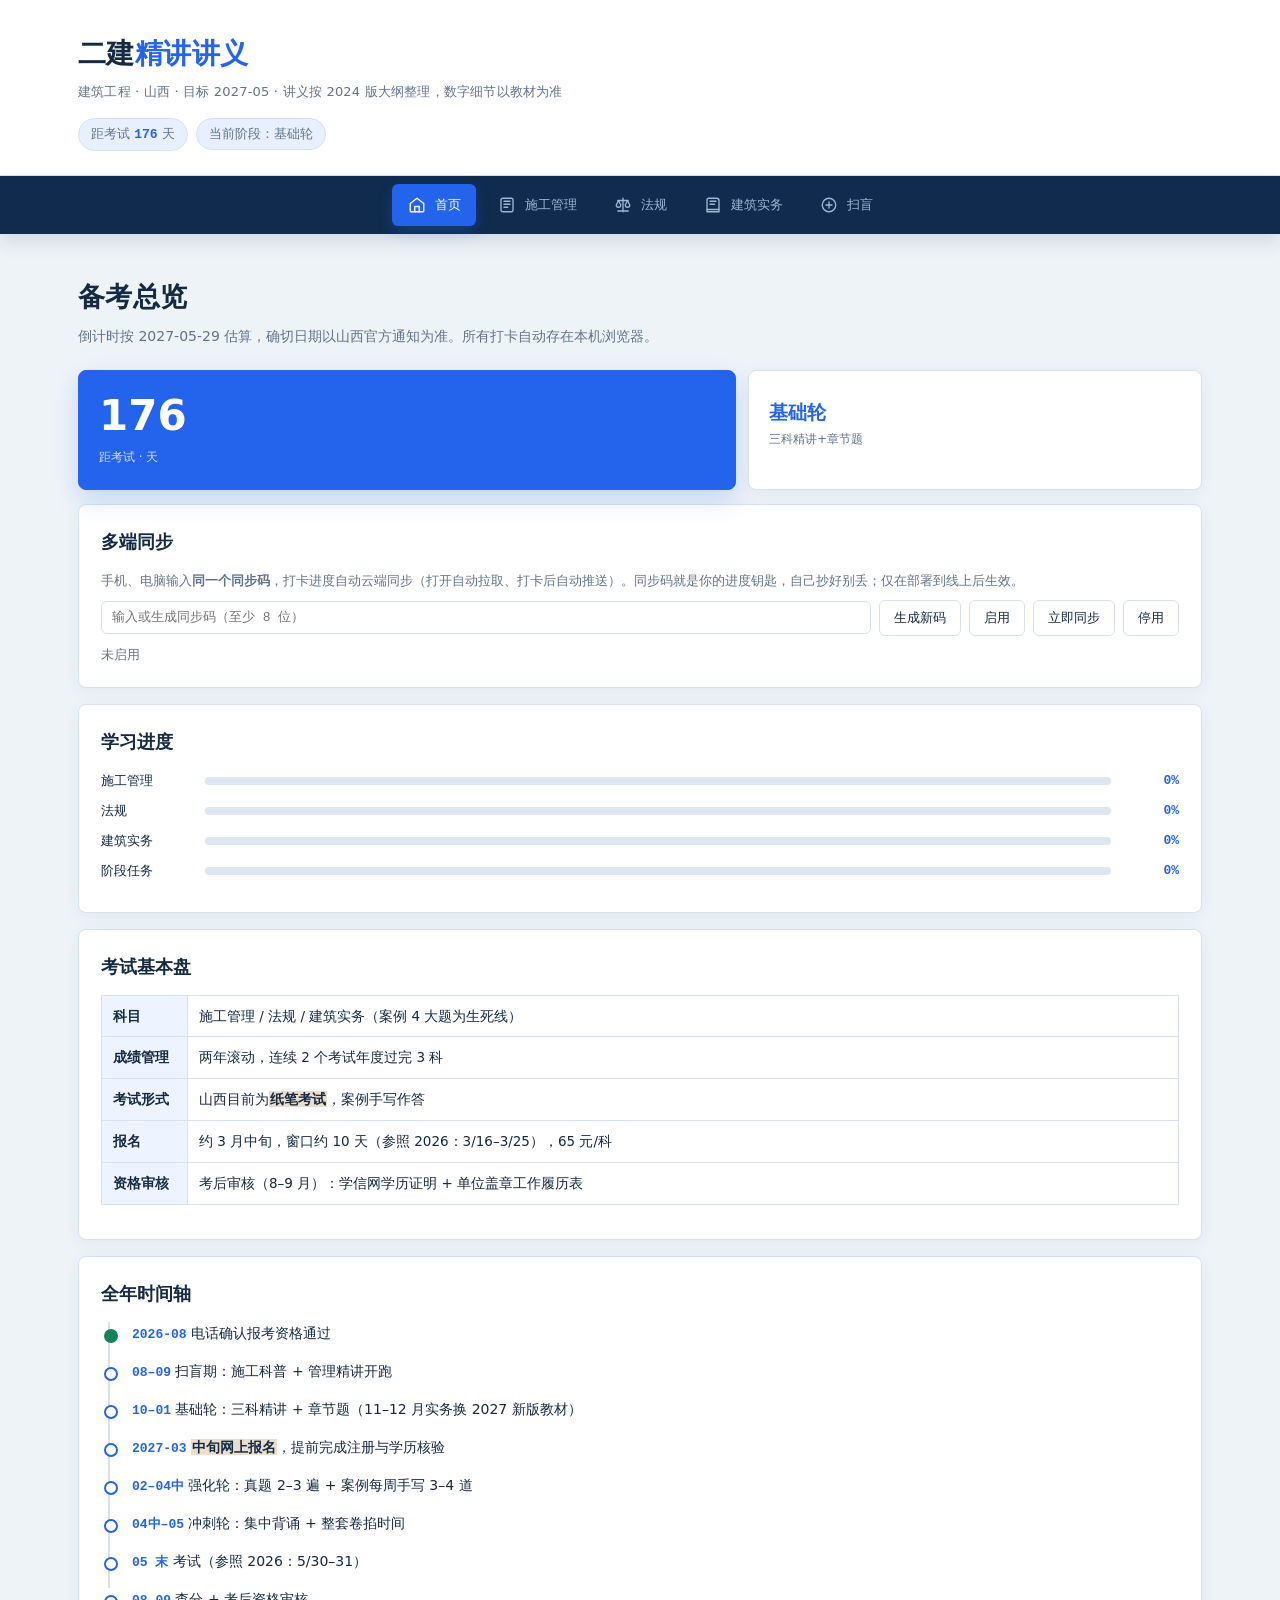
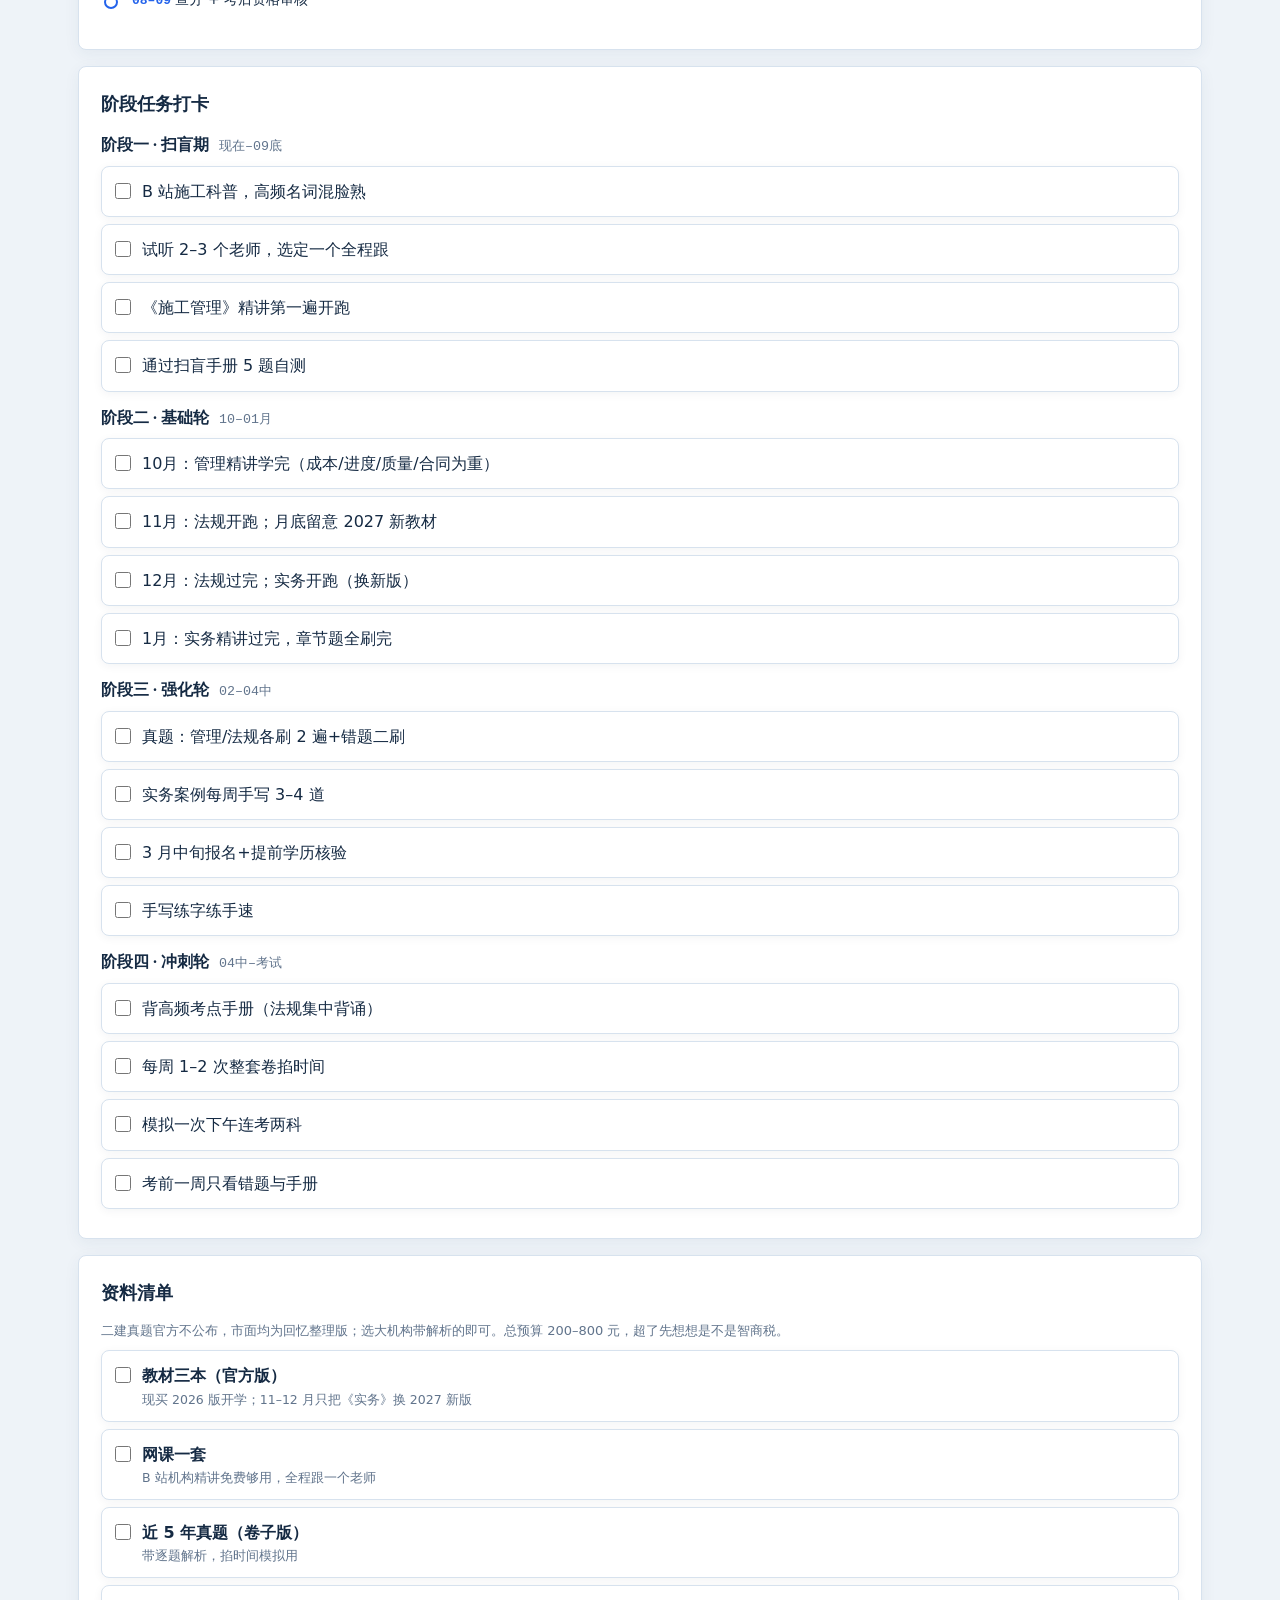
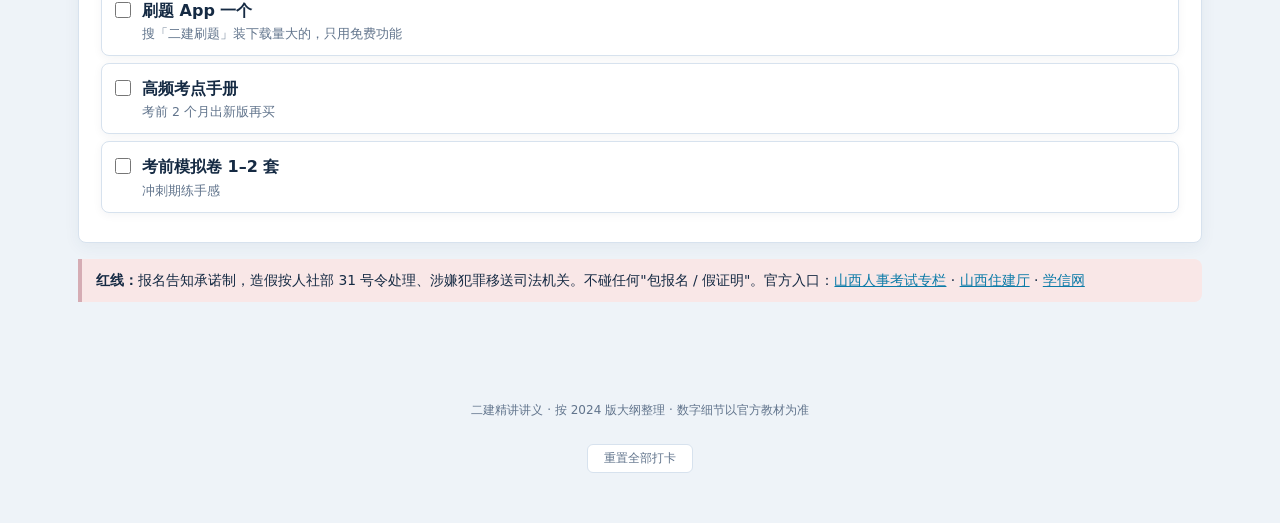
<file: 二建学习站.html>
<!DOCTYPE html>
<html lang="zh-CN">
<head>
<meta charset="UTF-8">
<meta name="viewport" content="width=device-width, initial-scale=1.0, viewport-fit=cover">
<title>二建讲义 · 建筑工程 · 2027</title>
<link rel="manifest" href="manifest.webmanifest">
<meta name="theme-color" content="#b5502f">
<link rel="apple-touch-icon" href="icon.svg">
<style>
:root{
  --bg:#f7f2e9;          /* 米白纸 */
  --card:#fffdf8;
  --ink:#33302b;         /* 墨字 */
  --ink-2:#6f675c;       /* 次级 */
  --line:#e2d9c8;        /* 纸纹线 */
  --brick:#b5502f;       /* 砖陶红:重点/强调 */
  --brick-soft:#f6e3da;
  --gold:#8a6d1f;        /* 口诀金 */
  --gold-bg:#faf0d4;
  --green:#3e7d5c;       /* 完成绿 */
  --green-bg:#e4efe7;
  --blue:#38618c;        /* 链接/公式蓝 */
  --blue-bg:#e7edf5;
  --serif:Georgia,"Times New Roman","SimSun","宋体",serif;
  --sans:"Microsoft YaHei","微软雅黑",-apple-system,sans-serif;
  --mono:Consolas,"Courier New",monospace;
}
*{margin:0;padding:0;box-sizing:border-box}
html{-webkit-text-size-adjust:100%}
body{
  font-family:var(--sans);background:var(--bg);color:var(--ink);
  font-size:16px;line-height:1.85;
  background-image:radial-gradient(rgba(180,150,100,.06) 1px,transparent 1px);
  background-size:22px 22px;
  padding-bottom:calc(64px + env(safe-area-inset-bottom));
}
.wrap{max-width:780px;margin:0 auto;padding:0 16px}
/* ── 页头 ── */
header{
  background:linear-gradient(160deg,#fffdf8,#f3ecdd);
  border-bottom:1px solid var(--line);padding:22px 0 16px;
}
.brand{font-family:var(--serif);font-weight:700;font-size:24px;letter-spacing:.1em}
.brand b{color:var(--brick)}
.brand-sub{font-size:12.5px;color:var(--ink-2);margin-top:2px}
.head-meta{display:flex;gap:14px;align-items:center;margin-top:12px;flex-wrap:wrap;font-size:13px}
.chip{background:var(--card);border:1px solid var(--line);border-radius:20px;padding:3px 14px;color:var(--ink-2)}
.chip b{color:var(--brick);font-family:var(--mono)}
/* ── 底部导航（手机）/顶部（桌面） ── */
nav{
  position:fixed;left:0;right:0;bottom:0;z-index:90;
  background:rgba(255,253,248,.96);backdrop-filter:blur(8px);
  border-top:1px solid var(--line);
  display:flex;justify-content:space-around;
  padding-bottom:env(safe-area-inset-bottom);
  box-shadow:0 -4px 18px rgba(90,70,40,.08);
}
nav button{
  flex:1;max-width:120px;background:none;border:none;cursor:pointer;
  padding:9px 2px 7px;color:var(--ink-2);font-family:var(--sans);
  display:flex;flex-direction:column;align-items:center;gap:1px;font-size:11.5px;
}
nav button .nv{font-family:var(--serif);font-size:17px;font-weight:700;line-height:1.25}
nav button.on{color:var(--brick)}
nav button.on .nv{border-bottom:3px solid var(--brick)}
@media(min-width:820px){
  body{padding-bottom:30px}
  nav{position:sticky;top:0;bottom:auto;border-top:none;border-bottom:1px solid var(--line);box-shadow:0 4px 18px rgba(90,70,40,.06)}
  nav button{flex-direction:row;gap:8px;font-size:13px;padding:13px}
}
/* ── 版块 ── */
main section{display:none;padding:22px 0 40px}
main section.on{display:block;animation:fade .35s ease}
@keyframes fade{from{opacity:0;transform:translateY(8px)}to{opacity:1}}
h2.page-title{font-family:var(--serif);font-size:23px;letter-spacing:.06em;margin:6px 0 4px}
.page-lede{color:var(--ink-2);font-size:13.5px;margin-bottom:18px}
/* ── 卡片 ── */
.card{background:var(--card);border:1px solid var(--line);border-radius:10px;padding:18px;margin-bottom:14px;box-shadow:0 1px 4px rgba(90,70,40,.05)}
.card h3{font-family:var(--serif);font-size:17px;margin-bottom:10px}
/* ── 表格（手机可横滑） ── */
.tbl{overflow-x:auto;-webkit-overflow-scrolling:touch;margin:12px 0}
table{width:100%;border-collapse:collapse;font-size:13.8px;min-width:340px}
th,td{border:1px solid var(--line);padding:7px 10px;text-align:left;vertical-align:top}
th{background:#f3ecdd;font-weight:700;white-space:nowrap}
td{background:var(--card)}
.c{text-align:center}
.mono{font-family:var(--mono)}
mark{background:linear-gradient(transparent 62%,#f7d9a8 62%);color:inherit;font-weight:700;padding:0 1px}
.red{color:var(--brick);font-weight:700}
.dim{color:var(--ink-2)}
a{color:var(--blue)}
/* ── 进度条 ── */
.bar{height:10px;background:#eee5d4;border-radius:6px;overflow:hidden}
.bar>i{display:block;height:100%;width:0;border-radius:6px;background:linear-gradient(90deg,#d3773f,var(--brick));transition:width .7s ease}
.bar-row{display:grid;grid-template-columns:78px 1fr 52px;gap:10px;align-items:center;margin:8px 0;font-size:13.5px}
.bar-row .pct{font-family:var(--mono);text-align:right;color:var(--brick);font-weight:700}
/* ── 倒计时块 ── */
.dash-hero{display:grid;grid-template-columns:1fr 1fr;gap:12px;margin-bottom:14px}
.hero-cell{background:var(--card);border:1px solid var(--line);border-radius:10px;padding:16px;text-align:center}
.hero-cell b{display:block;font-family:var(--serif);font-size:40px;color:var(--brick);line-height:1.2}
.hero-cell span{font-size:12px;color:var(--ink-2)}
/* ── 打卡条目 ── */
.ck{display:flex;gap:11px;align-items:flex-start;padding:10px 12px;margin:6px 0;border:1px solid var(--line);border-radius:8px;background:var(--card);cursor:pointer;user-select:none}
.ck input{margin-top:5px;accent-color:var(--brick);width:16px;height:16px;flex:none;cursor:pointer}
.ck.done{background:var(--green-bg);border-color:#cfe0d3;opacity:.8}
.ck.done .ck-t{text-decoration:line-through;color:var(--ink-2)}
.ck small{display:block;color:var(--ink-2);font-size:12.5px;line-height:1.6}
/* ── 时间轴 ── */
.tl{list-style:none}
.tl li{position:relative;padding:0 0 14px 22px;border-left:2px solid var(--line);margin-left:7px;font-size:14px}
.tl li:last-child{border-left-color:transparent}
.tl li::before{content:"";position:absolute;left:-6px;top:7px;width:10px;height:10px;border-radius:50%;background:var(--card);border:2px solid var(--brick)}
.tl li.done::before{background:var(--green);border-color:var(--green)}
.tl b{color:var(--brick);font-family:var(--mono);font-size:13px}
/* ── 讲义：章节手风琴 ── */
details.lec{background:var(--card);border:1px solid var(--line);border-radius:10px;margin-bottom:12px;overflow:hidden}
details.lec>summary{
  list-style:none;cursor:pointer;padding:14px 16px;display:flex;gap:12px;align-items:center;
  -webkit-tap-highlight-color:transparent;
}
details.lec>summary::-webkit-details-marker{display:none}
.lec-no{
  font-family:var(--serif);font-size:22px;font-weight:700;color:var(--brick);
  width:34px;flex:none;text-align:center;line-height:1;
}
.lec-t{flex:1;min-width:0}
.lec-t b{font-size:15.5px;display:block;line-height:1.5}
.lec-t small{color:var(--ink-2);font-size:12px;display:block}
.lec-stars{color:var(--brick);font-size:12px;letter-spacing:1px;flex:none}
.lec-arrow{flex:none;color:var(--ink-2);transition:transform .25s;font-size:12px}
details[open]>summary .lec-arrow{transform:rotate(90deg)}
details[open]>summary{border-bottom:1px dashed var(--line)}
.lec-body{padding:6px 16px 18px}
/* 讲义排版组件 */
.lec-body h4{
  font-family:var(--serif);font-size:16px;margin:20px 0 8px;padding-left:10px;
  border-left:4px solid var(--brick);line-height:1.5;
}
.lec-body h5{font-size:14.5px;margin:14px 0 6px;color:var(--brick)}
.lec-body p{margin:8px 0;font-size:14.8px}
.lec-body ul,.lec-body ol{padding-left:22px;font-size:14.8px;margin:6px 0}
.lec-body li{margin:4px 0}
.kp{
  border:1px solid var(--line);border-left:4px solid var(--brick);border-radius:0 8px 8px 0;
  background:#fbf7ef;padding:10px 14px;margin:10px 0;font-size:14.5px;
}
.kp::before{content:"考点";display:inline-block;background:var(--brick);color:#fff;font-size:11px;border-radius:4px;padding:1px 7px;margin-right:8px;vertical-align:2px}
.memo{
  background:var(--gold-bg);border:1px dashed #d9bd6e;border-radius:8px;
  padding:10px 14px;margin:10px 0;font-size:14.5px;color:var(--gold);
}
.memo::before{content:"口诀";display:inline-block;background:var(--gold);color:#fff;font-size:11px;border-radius:4px;padding:1px 7px;margin-right:8px;vertical-align:2px}
.formula{
  background:var(--blue-bg);border-radius:8px;padding:12px 14px;margin:10px 0;
  font-family:var(--mono);font-size:14px;color:var(--blue);overflow-x:auto;white-space:nowrap;
}
.trap{
  background:#fdeceb;border:1px solid #eec5c0;border-radius:8px;
  padding:10px 14px;margin:10px 0;font-size:14px;
}
.trap::before{content:"易错";display:inline-block;background:#c0392b;color:#fff;font-size:11px;border-radius:4px;padding:1px 7px;margin-right:8px;vertical-align:2px}
.example{border:1px solid var(--line);border-radius:8px;margin:12px 0;overflow:hidden}
.example>.ex-q{padding:11px 14px;font-size:14.5px;background:#f3efe6}
.example>.ex-q::before{content:"例";display:inline-block;background:var(--green);color:#fff;font-size:11px;border-radius:4px;padding:1px 7px;margin-right:8px;vertical-align:2px}
.example>.ex-a{padding:11px 14px;font-size:14px;border-top:1px dashed var(--line);color:var(--ink-2)}
.numcard{display:grid;grid-template-columns:repeat(auto-fill,minmax(150px,1fr));gap:8px;margin:10px 0}
.numcard div{background:var(--card);border:1px solid var(--line);border-radius:8px;padding:8px 10px;font-size:13px;text-align:center}
.numcard b{display:block;font-family:var(--serif);font-size:20px;color:var(--brick)}
/* 章打卡行 */
.lec-done{display:flex;align-items:center;gap:8px;margin-top:16px;padding-top:12px;border-top:1px dashed var(--line);font-size:13.5px;color:var(--ink-2)}
.lec-done input{accent-color:var(--green);width:17px;height:17px}
/* 术语卡 */
.term-grid{display:grid;grid-template-columns:1fr 1fr;gap:9px}
@media(max-width:560px){.term-grid{grid-template-columns:1fr}}
.term{border:1px solid var(--line);border-radius:8px;background:var(--card);padding:10px 13px;font-size:13.5px;line-height:1.7}
.term b{color:var(--brick);display:block;font-size:14.5px}
/* 自测 */
.quiz{border:1px dashed #d9bd6e;background:var(--gold-bg);border-radius:8px;padding:11px 14px;margin:9px 0}
.quiz .q{font-weight:700;cursor:pointer;font-size:14.5px}
.quiz .a{display:none;margin-top:8px;padding-top:8px;border-top:1px dashed #d9bd6e;font-size:13.8px;color:var(--ink-2)}
.quiz.open .a{display:block}
.note{border-left:4px solid var(--gold);background:var(--gold-bg);padding:10px 14px;border-radius:0 8px 8px 0;font-size:13.8px;margin:12px 0}
.note.warn{border-left-color:#c0392b;background:#fdeceb}
footer{padding:26px 16px 20px;text-align:center;font-size:12px;color:var(--ink-2)}
footer button{background:none;border:1px solid var(--line);border-radius:6px;color:var(--ink-2);padding:5px 16px;font-size:12px;cursor:pointer;margin-top:6px}
.sync-btn{background:var(--card);border:1px solid var(--line);border-radius:8px;color:var(--ink);padding:8px 14px;font-size:13px;cursor:pointer;transition:all .2s}
.sync-btn:hover{border-color:var(--brick);color:var(--brick)}
#sync-input{flex:1;min-width:170px;padding:8px 10px;border:1px solid var(--line);border-radius:8px;background:var(--card);color:var(--ink);font-family:var(--mono);font-size:13px}
.svgwrap{background:var(--card);border:1px solid var(--line);border-radius:10px;padding:10px;margin:12px 0}
.svgwrap svg{width:100%;height:auto;display:block}
.legend{display:flex;gap:18px;flex-wrap:wrap;font-size:12px;color:var(--ink-2);margin-top:6px}
.legend i{display:inline-block;width:22px;height:0;border-top:3px solid var(--ink);vertical-align:middle;margin-right:5px}
.legend .l-key{border-top-color:var(--brick)}
.legend .l-dash{border-top-style:dashed;border-top-width:2px}
</style>
<link rel="stylesheet" href="site/redesign.css">
</head>
<body data-theme="atlas">

<header>
  <div class="wrap">
    <div class="brand">二建<b>精讲讲义</b></div>
    <div class="brand-sub">建筑工程 · 山西 · 目标 2027-05 · 讲义按 2024 版大纲整理，数字细节以教材为准</div>
    <div class="head-meta">
      <span class="chip">距考试 <b id="cd">—</b> 天</span>
      <span class="chip" id="phase-chip">—</span>
    </div>
  </div>
</header>

<nav id="nav">
  <button data-t="home" class="on"><span class="nv" aria-hidden="true"><svg viewBox="0 0 24 24" fill="none" stroke="currentColor" stroke-width="1.8" stroke-linecap="round" stroke-linejoin="round"><path d="m3 10 9-7 9 7v10a1 1 0 0 1-1 1H4a1 1 0 0 1-1-1z"/><path d="M9 21v-7h6v7"/></svg></span>首页</button>
  <button data-t="mgmt"><span class="nv" aria-hidden="true"><svg viewBox="0 0 24 24" fill="none" stroke="currentColor" stroke-width="1.8" stroke-linecap="round" stroke-linejoin="round"><rect x="4" y="3" width="16" height="18" rx="2"/><path d="M8 7h8M8 11h8M8 15h5"/></svg></span>施工管理</button>
  <button data-t="law"><span class="nv" aria-hidden="true"><svg viewBox="0 0 24 24" fill="none" stroke="currentColor" stroke-width="1.8" stroke-linecap="round" stroke-linejoin="round"><path d="M12 3v18M5 6h14M6 6l-3 6a3 3 0 0 0 6 0zM18 6l-3 6a3 3 0 0 0 6 0zM5 20h14"/></svg></span>法规</button>
  <button data-t="prac"><span class="nv" aria-hidden="true"><svg viewBox="0 0 24 24" fill="none" stroke="currentColor" stroke-width="1.8" stroke-linecap="round" stroke-linejoin="round"><path d="M4 21V5a2 2 0 0 1 2-2h11a3 3 0 0 1 3 3v15z"/><path d="M4 18h16M8 7h8M8 11h6"/></svg></span>建筑实务</button>
  <button data-t="base"><span class="nv" aria-hidden="true"><svg viewBox="0 0 24 24" fill="none" stroke="currentColor" stroke-width="1.8" stroke-linecap="round" stroke-linejoin="round"><circle cx="12" cy="12" r="9"/><path d="M12 8v8M8 12h8"/></svg></span>扫盲</button>
</nav>

<main class="wrap">

<!-- ════════════ 首页 ════════════ -->
<section id="home" class="on">
  <h2 class="page-title">备考总览</h2>
  <p class="page-lede">倒计时按 2027-05-29 估算，确切日期以山西官方通知为准。所有打卡自动存在本机浏览器。</p>

  <div class="dash-hero">
    <div class="hero-cell"><b id="cd2">—</b><span>距考试 · 天</span></div>
    <div class="hero-cell"><b id="phase-name" style="font-size:19px;padding-top:10px">—</b><span id="phase-task">—</span></div>
  </div>

  <div class="card">
    <h3>多端同步</h3>
    <p class="dim" style="font-size:13px;margin-bottom:8px">手机、电脑输入<b>同一个同步码</b>，打卡进度自动云端同步（打开自动拉取、打卡后自动推送）。同步码就是你的进度钥匙，自己抄好别丢；仅在部署到线上后生效。</p>
    <div style="display:flex;gap:8px;flex-wrap:wrap;align-items:center">
      <input id="sync-input" placeholder="输入或生成同步码（至少 8 位）">
      <button class="sync-btn" id="btn-gen">生成新码</button>
      <button class="sync-btn" id="btn-use">启用</button>
      <button class="sync-btn" id="btn-sync">立即同步</button>
      <button class="sync-btn" id="btn-off">停用</button>
    </div>
    <div class="dim" style="font-size:12.5px;margin-top:8px" id="sync-status">未启用</div>
  </div>

  <div class="card">
    <h3>学习进度</h3>
    <div class="bar-row"><span>施工管理</span><div class="bar"><i id="bar-m"></i></div><span class="pct" id="pct-m">0%</span></div>
    <div class="bar-row"><span>法规</span><div class="bar"><i id="bar-f"></i></div><span class="pct" id="pct-f">0%</span></div>
    <div class="bar-row"><span>建筑实务</span><div class="bar"><i id="bar-s"></i></div><span class="pct" id="pct-s">0%</span></div>
    <div class="bar-row"><span>阶段任务</span><div class="bar"><i id="bar-p"></i></div><span class="pct" id="pct-p">0%</span></div>
  </div>

  <div class="card">
    <h3>考试基本盘</h3>
    <div class="tbl"><table>
      <tr><th style="width:86px">科目</th><td>施工管理 / 法规 / 建筑实务（案例 4 大题为生死线）</td></tr>
      <tr><th>成绩管理</th><td>两年滚动，连续 2 个考试年度过完 3 科</td></tr>
      <tr><th>考试形式</th><td>山西目前为<mark>纸笔考试</mark>，案例手写作答</td></tr>
      <tr><th>报名</th><td>约 3 月中旬，窗口约 10 天（参照 2026：3/16–3/25），65 元/科</td></tr>
      <tr><th>资格审核</th><td>考后审核（8–9 月）：学信网学历证明 + 单位盖章工作履历表</td></tr>
    </table></div>
  </div>

  <div class="card">
    <h3>全年时间轴</h3>
    <ul class="tl">
      <li class="done"><b>2026-08</b> 电话确认报考资格通过</li>
      <li><b>08–09</b> 扫盲期：施工科普 + 管理精讲开跑</li>
      <li><b>10–01</b> 基础轮：三科精讲 + 章节题（11–12 月实务换 2027 新版教材）</li>
      <li><b>2027-03</b> <mark>中旬网上报名</mark>，提前完成注册与学历核验</li>
      <li><b>02–04中</b> 强化轮：真题 2–3 遍 + 案例每周手写 3–4 道</li>
      <li><b>04中–05</b> 冲刺轮：集中背诵 + 整套卷掐时间</li>
      <li><b>05 末</b> 考试（参照 2026：5/30–31）</li>
      <li><b>08–09</b> 查分 + 考后资格审核</li>
    </ul>
  </div>

  <div class="card">
    <h3>阶段任务打卡</h3>
    <div id="plan-box"></div>
  </div>

  <div class="card">
    <h3>资料清单</h3>
    <p class="dim" style="font-size:13px;margin-bottom:8px">二建真题官方不公布，市面均为回忆整理版；选大机构带解析的即可。总预算 200–800 元，超了先想想是不是智商税。</p>
    <div id="mat-box"></div>
  </div>

  <div class="note warn"><b>红线：</b>报名告知承诺制，造假按人社部 31 号令处理、涉嫌犯罪移送司法机关。不碰任何"包报名 / 假证明"。官方入口：<a href="https://rst.shanxi.gov.cn/rsks/" target="_blank">山西人事考试专栏</a> · <a href="https://zjt.shanxi.gov.cn/" target="_blank">山西住建厅</a> · <a href="https://www.chsi.com.cn" target="_blank">学信网</a></div>
</section>

<!-- ════════════ 施工管理 ════════════ -->
<section id="mgmt">
  <h2 class="page-title">建设工程施工管理</h2>
  <p class="page-lede">七章 · 理解型科目 · 实务案例的地基。学习顺序即章节顺序；成本、进度、质量、合同四章为重中之重。学完一章在章末打卡。</p>

  <!-- 第一章 -->
  <details class="lec" id="lec-m1">
    <summary><span class="lec-no">壹</span><span class="lec-t"><b>施工管理</b><small>组织论 · 项目经理 · 风险 · 监理</small></span><span class="lec-stars">★★☆</span><span class="lec-arrow">▶</span></summary>
    <div class="lec-body">
      <h4>1. 建设工程项目管理的类型</h4>
      <p>按管理方立场分：<mark>业主方</mark>（管理的核心，全过程）、设计方、施工方、供货方、建设项目工程总承包方的项目管理。</p>
      <div class="kp">业主方项目管理的目标：投资目标、进度目标、质量目标；其项目管理是全过程的管理，是<mark>管理的核心</mark>。</div>
      <div class="kp">施工方项目管理的目标：施工<mark>成本</mark>目标、施工<mark>进度</mark>目标、施工<mark>质量</mark>目标（还有安全目标）。选择题常拿"投资目标"混进施工方目标里——投资目标属于业主方。</div>
      <h4>2. 施工管理的组织（组织论，年年考）</h4>
      <p>组织论三大工具关系：<mark>项目结构图</mark>（把项目拆成任务，WBS 思想）→ <mark>组织结构图</mark>（谁指挥谁）→ <mark>合同结构图</mark>（谁和谁签合同）。三种图长得像，考区别：</p>
      <div class="tbl"><table>
        <tr><th>图</th><th>反映</th><th>连线含义</th></tr>
        <tr><td>项目结构图</td><td>任务分解</td><td>矩形框 + 直线，无方向</td></tr>
        <tr><td>组织结构图</td><td>指令关系</td><td><mark>单向箭线</mark>（上指挥下）</td></tr>
        <tr><td>合同结构图</td><td>合同关系</td><td><mark>双向箭线</mark></td></tr>
      </table></div>
      <h5>三种组织结构模式</h5>
      <div class="tbl"><table>
        <tr><th>模式</th><th>指令源</th><th>特点</th></tr>
        <tr><td>职能组织结构</td><td class="red">多个</td><td>各职能部门都能下指令，易矛盾（传统企业）</td></tr>
        <tr><td>线性组织结构</td><td class="red">唯一</td><td>指令路径单一不打架，但路径可能太长（军队式）</td></tr>
        <tr><td>矩阵组织结构</td><td class="red">纵横两个</td><td>纵向职能 + 横向项目；指令矛盾时可由总经理协调或授权一方优先（大型项目常用）</td></tr>
      </table></div>
      <div class="memo">指令源数量：职能"多"、线性"一"、矩阵"二"——多一二，念一遍就记住。</div>
      <div class="svgwrap"><svg viewBox="0 0 720 215" xmlns="http://www.w3.org/2000/svg" font-family="Microsoft YaHei,sans-serif">
        <line x1="240" y1="12" x2="240" y2="185" stroke="#e2d9c8"/><line x1="480" y1="12" x2="480" y2="185" stroke="#e2d9c8"/>
        <rect x="70" y="22" width="100" height="30" rx="4" fill="#fffdf8" stroke="#33302b" stroke-width="1.5"/><text x="120" y="42" text-anchor="middle" font-size="13" fill="#33302b">项目经理</text>
        <rect x="28" y="85" width="88" height="30" rx="4" fill="#fffdf8" stroke="#33302b" stroke-width="1.5"/><text x="72" y="105" text-anchor="middle" font-size="13" fill="#33302b">技术部</text>
        <rect x="124" y="85" width="88" height="30" rx="4" fill="#fffdf8" stroke="#33302b" stroke-width="1.5"/><text x="168" y="105" text-anchor="middle" font-size="13" fill="#33302b">生产部</text>
        <rect x="70" y="150" width="100" height="30" rx="4" fill="#fffdf8" stroke="#33302b" stroke-width="1.5"/><text x="120" y="170" text-anchor="middle" font-size="13" fill="#33302b">作业队</text>
        <path d="M120,52 V66 H72 V77" fill="none" stroke="#33302b" stroke-width="1.5"/><polygon points="68,77 72,85 76,77" fill="#33302b"/>
        <path d="M120,52 V66 H168 V77" fill="none" stroke="#33302b" stroke-width="1.5"/><polygon points="164,77 168,85 172,77" fill="#33302b"/>
        <path d="M72,115 V132 H120 V137" fill="none" stroke="#b5502f" stroke-width="1.8"/>
        <path d="M168,115 V132 H120 V137" fill="none" stroke="#b5502f" stroke-width="1.8"/><polygon points="116,137 120,145 124,137" fill="#b5502f"/>
        <text x="120" y="205" text-anchor="middle" font-size="12" fill="#b5502f">职能式：多指令源，易打架</text>
        <rect x="310" y="22" width="100" height="30" rx="4" fill="#fffdf8" stroke="#33302b" stroke-width="1.5"/><text x="360" y="42" text-anchor="middle" font-size="13" fill="#33302b">项目经理</text>
        <rect x="310" y="85" width="100" height="30" rx="4" fill="#fffdf8" stroke="#33302b" stroke-width="1.5"/><text x="360" y="105" text-anchor="middle" font-size="13" fill="#33302b">施工员</text>
        <rect x="310" y="150" width="100" height="30" rx="4" fill="#fffdf8" stroke="#33302b" stroke-width="1.5"/><text x="360" y="170" text-anchor="middle" font-size="13" fill="#33302b">作业队</text>
        <line x1="360" y1="52" x2="360" y2="77" stroke="#33302b" stroke-width="1.8"/><polygon points="356,77 360,85 364,77" fill="#33302b"/>
        <line x1="360" y1="115" x2="360" y2="142" stroke="#33302b" stroke-width="1.8"/><polygon points="356,142 360,150 364,142" fill="#33302b"/>
        <text x="360" y="205" text-anchor="middle" font-size="12" fill="#33302b">线性式：指令唯一，路径可能长</text>
        <rect x="550" y="22" width="100" height="30" rx="4" fill="#fffdf8" stroke="#33302b" stroke-width="1.5"/><text x="600" y="42" text-anchor="middle" font-size="13" fill="#33302b">职能部门</text>
        <rect x="486" y="110" width="84" height="30" rx="4" fill="#fffdf8" stroke="#b5502f" stroke-width="1.5"/><text x="528" y="130" text-anchor="middle" font-size="13" fill="#b5502f">项目经理</text>
        <rect x="600" y="104" width="106" height="40" rx="4" fill="#f6e3da" stroke="#33302b" stroke-width="1.5"/><text x="653" y="129" text-anchor="middle" font-size="13" fill="#33302b">作业任务</text>
        <line x1="600" y1="52" x2="600" y2="96" stroke="#33302b" stroke-width="1.8"/><polygon points="596,96 600,104 604,96" fill="#33302b"/>
        <line x1="570" y1="125" x2="592" y2="125" stroke="#b5502f" stroke-width="1.8"/><polygon points="592,121 600,125 592,129" fill="#b5502f"/>
        <text x="600" y="205" text-anchor="middle" font-size="12" fill="#33302b">矩阵式：纵横两个指令源</text>
      </svg></div>
      <h4>3. 施工组织设计</h4>
      <p>分类：<mark>施工组织总设计</mark>（以整个建设项目为对象）、<mark>单位工程施工组织设计</mark>（以单位工程为对象）、<mark>施工方案</mark>（以分部分项工程为对象）。基本内容五大件：工程概况、施工部署与施工方案、施工进度计划、施工平面图、主要技术经济指标。</p>
      <h4>4. 项目经理（与二建证书直接相关）</h4>
      <div class="kp">施工企业项目经理是企业法定代表人在项目上的<mark>委托代理人</mark>，其权限来自企业法定代表人的授权（法定代表人授权委托书）。</div>
      <ul>
        <li>项目经理的责任：贯彻法规与企业制度、履行项目管理目标责任书、组织编制项目管理实施规划等</li>
        <li>大中型工程项目施工的项目经理必须由<mark>取得建造师注册证书</mark>的人员担任</li>
      </ul>
      <h4>5. 施工风险管理</h4>
      <div class="formula">流程：风险识别 → 风险评估 → 风险响应 → 风险控制</div>
      <p>风险响应对策四种：<mark>规避</mark>（不干了/改方案）、<mark>减轻</mark>、<mark>自留</mark>（自己扛）、<mark>转移</mark>（买保险、分包）。选择题给场景判断属于哪种。</p>
      <h4>6. 建设工程监理</h4>
      <div class="kp">监理的工作性质：<mark>服务性、科学性、独立性、公正性</mark>。"公正性"指在委托方（业主）与被监理方（施工方）间公正——监理受业主委托但不偏袒业主。</div>
      <ul>
        <li>监理主要方式：<mark>旁站</mark>（关键部位全程盯）、<mark>巡视</mark>（转着看）、<mark>平行检验</mark>（自己独立测一遍）</li>
        <li>工程建设监理规划：总监理工程师主持编制；监理实施细则：专业监理工程师编制</li>
        <li>监理发现严重质量隐患：要求整改 → 拒不整改则<mark>报告建设单位</mark>；必要时要求暂停施工</li>
      </ul>
      <div class="trap">"监理受业主委托，所以听业主的"——错。监理具有独立性与公正性，对违法违规行为不能配合业主隐瞒。</div>
      <h4>7. 项目目标的动态控制（每年必考）</h4>
      <div class="formula">动态控制三步循环：① 目标分解 → ② 收集实际值与计划值<mark>定期比较</mark> → ③ 有偏差则纠偏（循环往复）</div>
      <div class="kp">纠偏措施四类（判断题）：<mark>组织措施</mark>（调人员、调分工、调流程——最常用且通常最经济）、<mark>管理措施</mark>（调方法、调合同、调风险应对）、<mark>经济措施</mark>（资金保障、奖惩）、<mark>技术措施</mark>（改设计、改方案、改工艺）。给场景判类别是固定题型："调整进度管理的方法和手段"属于管理措施，别选成组织措施。</div>
      <div class="trap">动态控制的核心环节是"定期<mark>比较</mark>计划值与实际值"——不是"收集数据"也不是"纠偏"，单选爱抠这个字眼。</div>
      <h4>8. 施工组织设计的编审与动态管理</h4>
      <ul>
        <li>施工组织设计由项目负责人主持编制，<mark>施工单位技术负责人</mark>审批；专项施工方案由项目技术负责人组织编制</li>
        <li>规模较大的分部分项工程和专业性较强的项目，单独编制专项施工方案</li>
        <li>动态管理：工程设计有重大修改、主要施工方法有重大调整、主要施工资源配置有重大调整、施工环境有重大改变时，<mark>及时修改或补充</mark>施工组织设计，重新审批后实施</li>
      </ul>
      <h4>9. 项目管理目标责任书与项目经理权限</h4>
      <ul>
        <li>项目管理目标责任书：<mark>企业法定代表人或其授权人</mark>与项目经理协商制定，在项目实施之前签订</li>
        <li>项目经理主要权限：参与项目招投标与合同签订、参与组建项目部、主持项目部工作、决定授权范围内的资金投入和使用、参与选择物资供应单位、参与选择并直接管理分包人等</li>
        <li>项目经理不得同时担任两个及以上项目的项目负责人（发包人书面同意且非施工高峰期等特殊情形除外，以教材为准）</li>
      </ul>
      <h4>10. 施工风险的评估与分级</h4>
      <div class="tbl"><table>
        <tr><th>维度</th><th>说明</th></tr>
        <tr><td>风险量 = 概率 × 损失</td><td>二维评估：发生概率（大/小）× 损失量（大/小）组成风险等级矩阵</td></tr>
        <tr><td>概率大 + 损失大</td><td>高风险——优先规避或转移</td></tr>
        <tr><td>概率小 + 损失小</td><td>低风险——通常自留</td></tr>
      </table></div>
      <p>施工风险类型四类：组织风险、经济与管理风险、工程环境风险（自然灾害、地质条件）、技术风险（设计缺陷、工艺不成熟）——给场景判类型。</p>
      <div class="lec-done"><input type="checkbox" data-id="m1" class="lecdone">本章讲义已学完（同步到首页进度）</div>
    </div>
  </details>

  <!-- 第二章 -->
  <details class="lec" id="lec-m2">
    <summary><span class="lec-no">贰</span><span class="lec-t"><b>施工成本管理</b><small>费用构成 · 计价 · 赢得值法（必考计算）</small></span><span class="lec-stars">★★★</span><span class="lec-arrow">▶</span></summary>
    <div class="lec-body">
      <h4>1. 建筑安装工程费的两种拆法（先分清"按什么划分"）</h4>
      <div class="tbl"><table>
        <tr><th>划分方式</th><th>组成</th></tr>
        <tr><td><mark>按费用构成要素</mark></td><td>人工费 + 材料费 + 施工机具使用费 + 企业管理费 + 利润 + 规费 + 税金</td></tr>
        <tr><td><mark>按造价形成</mark></td><td>分部分项工程费 + 措施项目费 + 其他项目费 + 规费 + 税金</td></tr>
      </table></div>
      <div class="memo">要素看"人材机管利规税"；造价看"分措其规税"。规费税金两边都有。</div>
      <ul>
        <li>人工费包括：工资、奖金、津贴补贴、加班加点工资、特殊情况下支付的工资</li>
        <li>规费（政府强制缴纳）：社会保险费（养老/失业/医疗/生育/工伤）+ 住房公积金——<mark>不得作为竞争性费用</mark></li>
        <li>措施项目费：安全文明施工费（<mark>不可竞争费</mark>）、夜间施工、二次搬运、冬雨期施工、大型机械进出场及安拆等</li>
      </ul>
      <div class="trap">"安全文明施工费可以让利优惠"——错，它是不可竞争费用，投标不得低于规定标准。</div>
      <h4>2. 增值税</h4>
      <div class="kp">一般计税方法：税率 <mark>9%</mark>（建筑业），税前造价不含可抵扣进项税；简易计税：征收率 <mark>3%</mark>（小规模纳税人或清包工/甲供工程等可选）。具体适用以教材为准。</div>
      <h4>3. 成本管理的任务链</h4>
      <div class="formula">成本预测 → 成本计划 → 成本控制 → 成本核算 → 成本分析 → 成本考核</div>
      <ul>
        <li>成本计划三类：<mark>竞争性</mark>（投标报价用）、<mark>指导性</mark>（选派项目经理阶段、责任成本目标）、<mark>实施性</mark>（项目施工准备阶段、以施工预算为依据编制）</li>
        <li>成本核算"三同步"：形象进度、产值统计、实际成本归集三者口径一致</li>
        <li>成本分析基本方法：比较法、<mark>因素分析法</mark>（连环置换，会算）、差额计算法、比率法</li>
      </ul>
      <h5>因素分析法（连环置换）步骤</h5>
      <ol>
        <li>确定分析对象（实际 − 目标的差额）</li>
        <li>各因素按"数量在前、价值在后"排序</li>
        <li>以目标数为基础，<mark>依次</mark>用实际数替换一个因素，每替换一次算一次差</li>
        <li>各次差额之和 = 总差额（自检手段）</li>
      </ol>
      <h4>4. 赢得值法（挣值法）——案例与选择双料必考</h4>
      <p>三个基本值（名字长，用程序员方式记：都是"预算/实际 × 计划量/完成量"的组合）：</p>
      <div class="tbl"><table>
        <tr><th>符号</th><th>全称</th><th>公式含义</th></tr>
        <tr><td class="mono">BCWS</td><td>计划工作预算费用</td><td>计划量 × 预算价（基准线）</td></tr>
        <tr><td class="mono">BCWP</td><td>已完工作预算费用（<mark>赢得值</mark>）</td><td><mark>已完量 × 预算价</mark></td></tr>
        <tr><td class="mono">ACWP</td><td>已完工作实际费用</td><td>已完量 × 实际价</td></tr>
      </table></div>
      <div class="formula">
        费用偏差 CV = BCWP − ACWP　（负=超支）<br>
        进度偏差 SV = BCWP − BCWS　（负=拖后）<br>
        费用绩效指数 CPI = BCWP / ACWP　（&lt;1 超支）<br>
        进度绩效指数 SPI = BCWP / BCWS　（&lt;1 拖后）
      </div>
      <div class="memo">四个公式全部"<mark>赢得值打头</mark>"（BCWP 在前）；比的对象——费用找"实际"（ACWP），进度找"计划"（BCWS）。</div>
      <div class="svgwrap"><svg viewBox="0 0 720 275" xmlns="http://www.w3.org/2000/svg" font-family="Microsoft YaHei,sans-serif">
        <line x1="60" y1="235" x2="660" y2="235" stroke="#33302b" stroke-width="2"/><polygon points="660,231 668,235 660,239" fill="#33302b"/>
        <line x1="60" y1="235" x2="60" y2="38" stroke="#33302b" stroke-width="2"/><polygon points="56,38 60,30 64,38" fill="#33302b"/>
        <text x="640" y="252" font-size="11.5" fill="#6f675c">时间</text>
        <text x="24" y="36" font-size="11.5" fill="#6f675c">费用</text>
        <path d="M60,235 Q360,190 640,50" fill="none" stroke="#33302b" stroke-width="2.5" stroke-dasharray="7 5"/>
        <path d="M60,235 Q280,225 450,75" fill="none" stroke="#b5502f" stroke-width="3"/>
        <path d="M60,235 Q300,232 450,170" fill="none" stroke="#8a6d1f" stroke-width="3"/>
        <line x1="450" y1="235" x2="450" y2="60" stroke="#8a8378" stroke-width="1.2" stroke-dasharray="4 4"/>
        <text x="450" y="52" text-anchor="middle" font-size="12" fill="#6f675c">检查日</text>
        <circle cx="450" cy="75" r="4" fill="#b5502f"/><circle cx="450" cy="133" r="4" fill="#33302b"/><circle cx="450" cy="170" r="4" fill="#8a6d1f"/>
        <line x1="466" y1="75" x2="466" y2="170" stroke="#b5502f" stroke-width="1.5"/>
        <polygon points="462,83 466,75 470,83" fill="#b5502f"/><polygon points="462,162 466,170 470,162" fill="#b5502f"/>
        <text x="474" y="118" font-size="12" fill="#b5502f">CV 超支</text>
        <text x="474" y="133" font-size="10.5" fill="#b5502f">BCWP−ACWP&lt;0</text>
        <line x1="520" y1="133" x2="520" y2="170" stroke="#33302b" stroke-width="1.5"/>
        <polygon points="516,141 520,133 524,141" fill="#33302b"/><polygon points="516,162 520,170 524,162" fill="#33302b"/>
        <text x="528" y="148" font-size="12" fill="#33302b">SV 拖后</text>
        <text x="528" y="163" font-size="10.5" fill="#33302b">BCWP−BCWS&lt;0</text>
        <line x1="75" y1="52" x2="110" y2="52" stroke="#33302b" stroke-width="2.5" stroke-dasharray="7 5"/><text x="116" y="56" font-size="12" fill="#33302b">BCWS 计划值（基准线）</text>
        <line x1="75" y1="72" x2="110" y2="72" stroke="#b5502f" stroke-width="3"/><text x="116" y="76" font-size="12" fill="#33302b">ACWP 实际花费</text>
        <line x1="75" y1="92" x2="110" y2="92" stroke="#8a6d1f" stroke-width="3"/><text x="116" y="96" font-size="12" fill="#33302b">BCWP 赢得值 = 已完量 × 预算价</text>
        <text x="360" y="268" text-anchor="middle" font-size="11.5" fill="#6f675c">图为"又超支又拖后"：实际花的（红）在上，实际挣的（金）在下</text>
      </svg></div>
      <div class="example">
        <div class="ex-q">某工程预算单价 100 元/m³，计划 5 月完成 1000m³；实际完成 900m³，实际单价 110 元/m³。求 CV、SV 并判断状态。</div>
        <div class="ex-a">BCWS=1000×100=10 万；BCWP=900×100=9 万；ACWP=900×110=9.9 万。<br>CV=9−9.9=<b>−0.9 万（超支）</b>；SV=9−10=<b>−1 万（进度拖后）</b>。<br>口径检查：两个偏差都是 BCWP 打头，费用减实际、进度减计划。</div>
      </div>
      <h4>5. 降低成本的措施</h4>
      <p>四类措施判断题：<mark>组织</mark>措施（调人调结构，一般不增加费用）、<mark>技术</mark>措施（改方案改工艺）、<mark>经济</mark>措施（资金激励审核）、<mark>合同</mark>措施（索赔、合同条款）。给场景选类别，注意组织措施最经济。</p>
      <h4>6. 费用细目深挖（选择题细节库）</h4>
      <ul>
        <li><mark>材料费</mark>构成：材料原价 + 运杂费 + 运输损耗费 + <mark>采购及保管费</mark>（四项都算材料费，别漏采保费）</li>
        <li><mark>施工机具使用费</mark>（台班单价七项）：折旧费、检修费、维护费、安拆费及场外运费、人工费（机上司机）、燃料动力费、税费</li>
        <li><mark>企业管理费</mark>：管理人员工资、办公费、差旅费、固定资产使用费、劳动保险费、工会经费、职工教育经费、财产保险费、财务费、税金（附加税费）以及<mark>检验试验费</mark>等</li>
      </ul>
      <div class="trap">检验试验费的归属是经典陷阱：施工企业按规范<mark>自行检验</mark>的费用计入企业管理费；<mark>新结构、新材料的试验费</mark>和建设单位要求的<mark>对具有出厂合格证明的材料进行检验</mark>的费用，由<mark>建设单位</mark>承担（不在企业管理费里）。</div>
      <h4>7. 合同价款的支付链条</h4>
      <div class="formula">预付款（开工前，用于备料，随进度款<mark>逐次扣回</mark>）→ 进度款（按月/按节点计量支付）→ 竣工结算款 → 质量保证金（缺陷责任期满返还）</div>
      <ul>
        <li>安全文明施工费应<mark>及时预付、专款专用</mark>，不得作为竞争性报价</li>
        <li>质量保证金预留比例：不得超过工程价款结算总额的 <mark>3%</mark>；缺陷责任期一般 1 年、最长不超过 <mark>2 年</mark>（缺陷责任期不等于保修期，保修期见法规科第七章）</li>
      </ul>
      <h4>8. 成本分析方法补充</h4>
      <ul>
        <li>比较法的三种对比：实际与<mark>目标</mark>对比、本期实际与<mark>上期实际</mark>对比、与本行业<mark>先进水平</mark>对比</li>
        <li>差额计算法：因素分析法的简化形式；比率法：相关比率、构成比率、动态比率</li>
      </ul>
      <div class="example">
        <div class="ex-q">因素分析法完整算例：某分项目标成本 = 500m³ × 400元/m³ × 损耗系数1.05 = 210 000 元；实际 = 520m³ × 410元/m³ × 1.03 = 219 596 元。分析各因素影响。</div>
        <div class="ex-a">排序规则：数量在前、价值在后、损耗最后。<br>
        ① 换产量：520×400×1.05 = 218 400，差 +8 400（产量增加使成本升高 8400）<br>
        ② 换单价：520×410×1.05 = 223 860，差 +5 460<br>
        ③ 换损耗：520×410×1.03 = 219 596，差 −4 264（损耗率下降节约 4264）<br>
        验算：8 400 + 5 460 − 4 264 = 9 596 = 总差额（219 596 − 210 000）。<br>
        考点：<b>替换顺序不能乱</b>（乱了每项影响值全变）；每次只换一个因素；各项差额之和必等于总差额（用来自检）。</div>
      </div>
      <h4>9. 施工成本控制的依据</h4>
      <p>合同文件、成本计划、<mark>进度报告</mark>、工程变更——注意进度报告也是成本控制依据（成本与进度天生绑定，赢得值法就是明证），单选常考。</p>
      <div class="lec-done"><input type="checkbox" data-id="m2" class="lecdone">本章讲义已学完</div>
    </div>
  </details>

  <!-- 第三章 -->
  <details class="lec" id="lec-m3">
    <summary><span class="lec-no">叁</span><span class="lec-t"><b>施工进度管理</b><small>横道图 · 双代号网络计划 · 前锋线（你的送分章）</small></span><span class="lec-stars">★★★</span><span class="lec-arrow">▶</span></summary>
    <div class="lec-body">
      <h4>1. 进度计划的表达：横道图 vs 网络图</h4>
      <div class="tbl"><table>
        <tr><th>横道图（甘特图）</th><th>网络图</th></tr>
        <tr><td>直观易懂，但<mark>不能反映工作间逻辑关系</mark>、找不出关键路径</td><td>逻辑关系清晰、能算时间参数、能找关键路径，是考试主角</td></tr>
      </table></div>
      <h4>2. 双代号网络图：术语翻译（程序员视角）</h4>
      <div class="tbl"><table>
        <tr><th>考试术语</th><th>程序员术语</th></tr>
        <tr><td>双代号网络图</td><td>DAG：<mark>边=工作</mark>，节点=事件</td></tr>
        <tr><td>紧前 / 紧后工作</td><td>前驱 / 后继</td></tr>
        <tr><td>虚工作（虚箭线，时长 0）</td><td>为"一条边唯一标识一项工作"约束而加的纯依赖边</td></tr>
        <tr><td>关键路径</td><td>源到汇的<mark>最长路径</mark>（决定总工期）</td></tr>
        <tr><td>总时差 TF</td><td>slack：最多拖多久不影响<mark>总工期</mark></td></tr>
        <tr><td>自由时差 FF</td><td>最多拖多久不影响<mark>紧后工作最早开始</mark></td></tr>
      </table></div>
      <div class="kp">绘图规则：单起点、单终点、无循环、无双向箭头；两节点之间<mark>只能有一条实箭线</mark>（所以需要虚工作）；节点编号箭尾小于箭头。</div>
      <h4>3. 六个时间参数与算法</h4>
      <div class="formula">
        EF = ES + D　　LS = LF − D<br>
        TF = LS − ES = LF − EF<br>
        FF = min(紧后 ES) − EF　（无紧后：FF = 工期 − EF）<br>
        正推(拓扑序)：ES = max(前驱 EF)；工期 T = max(EF)<br>
        逆推(逆序)：LF = min(紧后 LS)<br>
        TF = 0 的工作连起来 = 关键路径
      </div>
      <div class="note">三条恒真性质：关键工作 ⇔ TF=0；<b>FF ≤ TF 恒成立</b>；关键路径可能不止一条。</div>
      <h4>4. 完整例题</h4>
      <div class="tbl"><table>
        <tr><th class="c">工作</th><th class="c">A</th><th class="c">B</th><th class="c">C</th><th class="c">D</th><th class="c">E</th><th class="c">F</th></tr>
        <tr><th>持续(天)</th><td class="c mono">3</td><td class="c mono">4</td><td class="c mono">5</td><td class="c mono">6</td><td class="c mono">4</td><td class="c mono">3</td></tr>
        <tr><th>紧前</th><td class="c">—</td><td class="c">—</td><td class="c">A</td><td class="c">A、B</td><td class="c">C、D</td><td class="c">D</td></tr>
      </table></div>
      <div class="svgwrap">
        <svg viewBox="0 0 700 340" xmlns="http://www.w3.org/2000/svg" font-family="Consolas,monospace">
          <defs>
            <marker id="ar" viewBox="0 0 10 10" refX="9" refY="5" markerWidth="8" markerHeight="8" orient="auto-start-reverse"><path d="M0,0 L10,5 L0,10 z" fill="#33302b"/></marker>
            <marker id="arK" viewBox="0 0 10 10" refX="9" refY="5" markerWidth="8" markerHeight="8" orient="auto-start-reverse"><path d="M0,0 L10,5 L0,10 z" fill="#b5502f"/></marker>
          </defs>
          <line x1="77" y1="160" x2="198" y2="90"  stroke="#33302b" stroke-width="2" marker-end="url(#ar)"/>
          <line x1="215" y1="100" x2="215" y2="240" stroke="#33302b" stroke-width="2" stroke-dasharray="7 6" marker-end="url(#ar)"/>
          <line x1="235" y1="80" x2="520" y2="80"  stroke="#33302b" stroke-width="2" marker-end="url(#ar)"/>
          <line x1="419" y1="253" x2="621" y2="177" stroke="#33302b" stroke-width="2" marker-end="url(#ar)"/>
          <line x1="77" y1="180" x2="198" y2="250" stroke="#b5502f" stroke-width="3.5" marker-end="url(#arK)"/>
          <line x1="235" y1="260" x2="380" y2="260" stroke="#b5502f" stroke-width="3.5" marker-end="url(#arK)"/>
          <line x1="412" y1="244" x2="528" y2="96" stroke="#b5502f" stroke-width="3" stroke-dasharray="7 6" marker-end="url(#arK)"/>
          <line x1="555" y1="93" x2="625" y2="157" stroke="#b5502f" stroke-width="3.5" marker-end="url(#arK)"/>
          <text x="120" y="112" fill="#33302b" font-size="15">A/3</text>
          <text x="112" y="238" fill="#b5502f" font-size="16" font-weight="bold">B/4</text>
          <text x="222" y="174" fill="#8a8378" font-size="12">虚0</text>
          <text x="290" y="284" fill="#b5502f" font-size="16" font-weight="bold">D/6</text>
          <text x="362" y="66" fill="#33302b" font-size="15">C/5</text>
          <text x="482" y="185" fill="#b5502f" font-size="12">虚0</text>
          <text x="600" y="112" fill="#b5502f" font-size="16" font-weight="bold">E/4</text>
          <text x="520" y="238" fill="#33302b" font-size="15">F/3</text>
          <g font-size="15" text-anchor="middle" font-weight="bold">
            <circle cx="60"  cy="170" r="18" fill="#fffdf8" stroke="#33302b" stroke-width="2"/><text x="60"  y="175" fill="#33302b">①</text>
            <circle cx="215" cy="80"  r="18" fill="#fffdf8" stroke="#33302b" stroke-width="2"/><text x="215" y="85"  fill="#33302b">②</text>
            <circle cx="215" cy="260" r="18" fill="#fffdf8" stroke="#b5502f" stroke-width="2.5"/><text x="215" y="265" fill="#b5502f">③</text>
            <circle cx="400" cy="260" r="18" fill="#fffdf8" stroke="#b5502f" stroke-width="2.5"/><text x="400" y="265" fill="#b5502f">④</text>
            <circle cx="540" cy="80"  r="18" fill="#fffdf8" stroke="#b5502f" stroke-width="2.5"/><text x="540" y="85"  fill="#b5502f">⑤</text>
            <circle cx="640" cy="170" r="18" fill="#fffdf8" stroke="#b5502f" stroke-width="2.5"/><text x="640" y="175" fill="#b5502f">⑥</text>
          </g>
          <text x="60" y="320" fill="#8a8378" font-size="13">关键路径：B→D→E　总工期 = 4+6+4 = 14 天</text>
        </svg>
        <div class="legend"><span><i class="l-key"></i>关键路径(TF=0)</span><span><i></i>普通工作</span><span><i class="l-dash"></i>虚工作(时长0)</span></div>
      </div>
      <div class="tbl"><table>
        <tr><th class="c">工作</th><th class="c">ES</th><th class="c">EF</th><th class="c">LF</th><th class="c">LS</th><th class="c">TF</th><th class="c">FF</th><th class="c">关键?</th></tr>
        <tr><td class="c">A</td><td class="c mono">0</td><td class="c mono">3</td><td class="c mono">4</td><td class="c mono">1</td><td class="c mono">1</td><td class="c mono">0</td><td class="c"></td></tr>
        <tr><td class="c">B</td><td class="c mono">0</td><td class="c mono">4</td><td class="c mono">4</td><td class="c mono">0</td><td class="c mono red">0</td><td class="c mono">0</td><td class="c red">★</td></tr>
        <tr><td class="c">C</td><td class="c mono">3</td><td class="c mono">8</td><td class="c mono">10</td><td class="c mono">5</td><td class="c mono">2</td><td class="c mono">2</td><td class="c"></td></tr>
        <tr><td class="c">D</td><td class="c mono">4</td><td class="c mono">10</td><td class="c mono">10</td><td class="c mono">4</td><td class="c mono red">0</td><td class="c mono">0</td><td class="c red">★</td></tr>
        <tr><td class="c">E</td><td class="c mono">10</td><td class="c mono">14</td><td class="c mono">14</td><td class="c mono">10</td><td class="c mono red">0</td><td class="c mono">0</td><td class="c red">★</td></tr>
        <tr><td class="c">F</td><td class="c mono">10</td><td class="c mono">13</td><td class="c mono">14</td><td class="c mono">11</td><td class="c mono">1</td><td class="c mono">1</td><td class="c"></td></tr>
      </table></div>
      <div class="trap">A 的 TF=1 但 FF=0：A 拖 1 天不影响总工期，但会顶掉 C、D 的最早开始。TF 是全局松弛、FF 是局部松弛——选择题高频陷阱。</div>
      <h4>5. 考试套路</h4>
      <ul>
        <li><b>工期影响判断</b>：工作 X 拖延 n 天——n ≤ TF 不影响；n ＞ TF 则工期延长 <mark>(n − TF)</mark> 天。案例常配"能否索赔工期"一起考</li>
        <li><b>关键路径转移</b>：压缩某关键工作后，别的路径可能变成新关键路径（赶工题必挖的坑）。自测：把 B 改成 2 天重算——工期 13，关键路径变为 A→D→E</li>
        <li><b>时标网络计划</b>：带时间坐标的网络图，<mark>波形线的水平长度 = 自由时差</mark></li>
        <li><b>前锋线比较法</b>：检查日在时标网络上把各工作实际进度点连成折线——点在检查日<mark>左侧=拖后</mark>、右侧=超前，拖后量与 TF 比判断是否影响工期</li>
      </ul>
      <h4>6. 进度计划的调整与措施</h4>
      <ul>
        <li>压缩关键工作持续时间（赶工优先压：费用增加少的、对质量安全影响小的关键工作）</li>
        <li>四类进度控制措施：组织（<mark>最重要</mark>）、管理、经济、技术——"落实进度控制人员与分工"属组织措施，考判断类别</li>
      </ul>
      <h4>7. 流水施工（组织方式与工期计算）</h4>
      <div class="tbl"><table>
        <tr><th>组织方式</th><th>特点</th></tr>
        <tr><td>依次施工</td><td>一段干完再干下一段：工期最长、资源投入少、劳动力无法连续</td></tr>
        <tr><td>平行施工</td><td>各段同时开干：工期最短、资源高度集中、现场管理压力大</td></tr>
        <tr><td><mark>流水施工</mark></td><td>各专业队按节拍依次进入各段：工期较短 + 资源均衡 + 专业队连续作业（工程主流方式）</td></tr>
      </table></div>
      <ul>
        <li>流水参数三类：<mark>工艺参数</mark>（施工过程数 n）、<mark>空间参数</mark>（施工段数 m）、<mark>时间参数</mark>（流水节拍 t、流水步距 K、间歇时间）</li>
        <li>等节奏（固定节拍）流水工期公式：<span class="mono">T = (m + n − 1) × K + 间歇</span></li>
      </ul>
      <div class="example">
        <div class="ex-q">某基础工程分 4 个施工段（m=4），有挖土、垫层、砌基础 3 个施工过程（n=3），流水节拍均为 2 天，无间歇。求流水施工工期。</div>
        <div class="ex-a">等节拍流水：K = t = 2 天。T = (4 + 3 − 1) × 2 = <b>12 天</b>。<br>对比：依次施工 T = 4×3×2 = 24 天；平行施工 T = 3×2 = 6 天但要 4 倍资源。流水 12 天是"工期与资源的折中"——这个对比本身就是选择题考点。</div>
      </div>
      <h4>8. 单代号网络图与时标网络计划</h4>
      <ul>
        <li>单代号：<mark>节点表示工作</mark>、箭线只表示逻辑关系；相邻两项工作之间有"时间间隔 LAG"概念</li>
        <li>时标网络计划：横轴带时间刻度；<mark>实箭线水平投影长度 = 持续时间</mark>；<mark>波形线长度 = 自由时差</mark>；自始至终<mark>不出现波形线</mark>的通路即关键线路（识图题直接数波形线）</li>
      </ul>
      <h4>9. 实际进度与计划进度的比较方法（四件套）</h4>
      <div class="tbl"><table>
        <tr><th>方法</th><th>识别特征</th></tr>
        <tr><td>横道图比较法</td><td>直观，适合进展匀速的简单对比</td></tr>
        <tr><td>S 曲线比较法</td><td>累计完成量随时间的 S 形曲线，实际线在计划线<mark>左上=超前</mark>、右下=拖后</td></tr>
        <tr><td>香蕉曲线</td><td>ES 曲线与 LS 曲线围成"香蕉"包络区，实际进度应落在<mark>香蕉区内</mark>为正常</td></tr>
        <tr><td><mark>前锋线比较法</mark></td><td>在时标网络上把检查日各工作实际进度点连成折线：点在检查日<mark>左侧=拖后</mark>（拖后量与 TF 比判断是否影响工期）、右侧=超前</td></tr>
      </table></div>
      <div class="memo">识别题秒判：出现"香蕉"必选香蕉曲线；出现"时标网络+折线"必是前锋线。</div>
      <div class="lec-done"><input type="checkbox" data-id="m3" class="lecdone">本章讲义已学完</div>
    </div>
  </details>

  <!-- 第四章 -->
  <details class="lec" id="lec-m4">
    <summary><span class="lec-no">肆</span><span class="lec-t"><b>施工质量管理</b><small>4M1E · 验收体系 · 质量事故处理</small></span><span class="lec-stars">★★★</span><span class="lec-arrow">▶</span></summary>
    <div class="lec-body">
      <h4>1. 影响施工质量的五大因素（4M1E）</h4>
      <div class="kp"><mark>人</mark>（Man）、<mark>材料</mark>（Material）、<mark>机械</mark>（Machine）、<mark>方法</mark>（Method）、<mark>环境</mark>（Environment）。选择题给场景判断属于哪个因素：操作工失误=人，配合比错=方法/材料，湿度大=环境。</div>
      <h4>2. 质量控制的三个阶段</h4>
      <ul>
        <li><mark>事前控制</mark>：编方案、交底、审图、材料进场检验——预防为主，最重要</li>
        <li><mark>事中控制</mark>：工序控制、质量控制点、旁站巡视</li>
        <li><mark>事后控制</mark>：验收、不合格处理</li>
      </ul>
      <p>PDCA 循环：计划 Plan → 实施 Do → 检查 Check → 处理 Action（纠偏 + 预防改进），处理阶段是循环上升的关键。</p>
      <h4>3. 施工质量验收体系（组织者是谁——高频考点）</h4>
      <div class="formula">检验批 → 分项工程 → 分部工程 → 单位工程</div>
      <div class="tbl"><table>
        <tr><th>层次</th><th>验收组织者</th><th>特别提示</th></tr>
        <tr><td>检验批 / 分项</td><td><mark>专业监理工程师</mark>组织</td><td>施工单位专业质量检查员、专业工长参加</td></tr>
        <tr><td>分部工程</td><td><mark>总监理工程师</mark>组织</td><td><mark>地基基础、主体结构</mark>分部：勘察、设计单位项目负责人和施工单位技术、质量部门负责人也应参加</td></tr>
        <tr><td>单位工程</td><td>竣工预验收：总监组织；正式验收：<mark>建设单位项目负责人</mark>组织</td><td>五方参加（建设/勘察/设计/施工/监理）</td></tr>
      </table></div>
      <div class="memo">组织者层层升级：批项找"专监"，分部找"总监"，单位找"建设单位"。</div>
      <div class="svgwrap"><svg viewBox="0 0 720 190" xmlns="http://www.w3.org/2000/svg" font-family="Microsoft YaHei,sans-serif">
        <rect x="40" y="120" width="150" height="42" fill="#b5502f" opacity=".1" stroke="#b5502f"/>
        <rect x="200" y="95" width="150" height="67" fill="#b5502f" opacity=".18" stroke="#b5502f"/>
        <rect x="360" y="70" width="150" height="92" fill="#b5502f" opacity=".28" stroke="#b5502f"/>
        <rect x="520" y="45" width="150" height="117" fill="#b5502f" opacity=".4" stroke="#b5502f"/>
        <text x="115" y="140" text-anchor="middle" font-size="13.5" fill="#33302b" font-weight="bold">检验批</text>
        <text x="115" y="156" text-anchor="middle" font-size="11" fill="#6f675c">专业监理组织</text>
        <text x="275" y="115" text-anchor="middle" font-size="13.5" fill="#33302b" font-weight="bold">分项工程</text>
        <text x="275" y="131" text-anchor="middle" font-size="11" fill="#6f675c">专业监理组织</text>
        <text x="435" y="90" text-anchor="middle" font-size="13.5" fill="#33302b" font-weight="bold">分部工程</text>
        <text x="435" y="106" text-anchor="middle" font-size="11" fill="#6f675c">总监理工程师组织</text>
        <text x="595" y="65" text-anchor="middle" font-size="13.5" fill="#fffdf8" font-weight="bold">单位工程</text>
        <text x="595" y="81" text-anchor="middle" font-size="11" fill="#fffdf8">建设单位项目负责人</text>
        <text x="595" y="96" text-anchor="middle" font-size="11" fill="#fffdf8">组织 · 五方参加</text>
        <line x1="30" y1="162" x2="700" y2="162" stroke="#33302b" stroke-width="2"/>
        <text x="360" y="182" text-anchor="middle" font-size="11.5" fill="#6f675c">从最小单元到一栋楼，验收组织者随层级升格</text>
      </svg></div>
      <div class="kp">检验批合格条件：主控项目<mark>全部合格</mark> + 一般项目符合规定 + 具有完整的施工操作依据、质量验收记录。主控项目一票否决。</div>
      <h4>4. 不合格的处理（案例爱考的"五档"）</h4>
      <ol>
        <li>返工重做或更换器具设备的，重新验收</li>
        <li>经有资质的检测机构<mark>检测鉴定能达到设计要求</mark>的，应予以验收</li>
        <li>检测鉴定达不到设计要求、但经<mark>原设计单位核算认可</mark>能满足安全和使用功能的，可予以验收（让步接受）</li>
        <li>经返修或加固处理能满足安全使用要求的，可按<mark>技术处理方案和协商文件</mark>验收</li>
        <li>通过返修加固仍不能满足安全使用要求的分部工程、单位工程，<mark>严禁验收</mark></li>
      </ol>
      <h4>5. 质量事故等级与处理</h4>
      <div class="tbl"><table>
        <tr><th>等级</th><th>死亡</th><th>重伤</th><th>直接经济损失</th></tr>
        <tr><td>特别重大</td><td>30 人以上</td><td>100 人以上</td><td>1 亿元以上</td></tr>
        <tr><td>重大</td><td>10–30 人</td><td>50–100 人</td><td>5000 万–1 亿</td></tr>
        <tr><td>较大</td><td>3–10 人</td><td>10–50 人</td><td>1000 万–5000 万</td></tr>
        <tr><td>一般</td><td>3 人以下</td><td>10 人以下</td><td>100 万–1000 万（质量事故口径）</td></tr>
      </table></div>
      <p class="dim" style="font-size:13px">"以上"含本数、"以下"不含本数。质量事故与安全事故的一般档损失下限不同，具体以教材为准。</p>
      <div class="formula">事故处理程序：事故报告 → 调查 → 原因分析 → 制定处理方案 → 实施处理 → 鉴定验收 → 结论</div>
      <div class="trap">"发生质量问题就返工"——错。能鉴定合格的直接验收，能让步的让步，返工是代价最大的选项。案例答"处理方式"时按上面五档逐条判断。</div>
      <h4>6. 全面质量管理与体系文件</h4>
      <ul>
        <li>全面质量管理"三全"：<mark>全员、全过程、全方位</mark>的质量管理</li>
        <li>质量保证体系文件金字塔：<mark>质量手册</mark>（纲领）→ <mark>程序文件</mark>（支持性文件）→ <mark>作业指导书与质量记录</mark>（操作层）——层级顺序单选常考</li>
      </ul>
      <h4>7. 质量控制点的设置对象（案例挑"该设哪里"）</h4>
      <p>关键部位、关键工序、薄弱环节：人的行为（高空、起重）、材料质量与性能、关键技术参数（配合比、预应力张拉值）、施工顺序（先撑后挖）、常见质量通病部位、新材料新工艺首次使用处、隐蔽工程等。</p>
      <h4>8. 见证取样送检（数字考点）</h4>
      <div class="kp">涉及<mark>结构安全</mark>的试块、试件和材料实行见证取样送检，见证取样比例<mark>不得低于应取样数量的 30%</mark>；见证人员由建设单位或监理单位具备资格的人员担任；试样送至具备资质的检测机构。</div>
      <h4>9. 质量事故报告时限</h4>
      <div class="numcard">
        <div><b>立即</b>现场人员向单位负责人报告</div>
        <div><b>1 小时</b>建设单位负责人向县级以上住建主管部门报告</div>
      </div>
      <h4>10. 常见质量通病（案例素材库）</h4>
      <div class="tbl"><table>
        <tr><th>通病</th><th>典型原因</th></tr>
        <tr><td>混凝土蜂窝、麻面</td><td>振捣不实、模板漏浆、拆模过早</td></tr>
        <tr><td>露筋</td><td>保护层垫块位移或漏放、振捣时钢筋移位</td></tr>
        <tr><td>墙面抹灰空鼓开裂</td><td>基层清理不净、未浇水湿润、砂浆配比不当、一次抹灰过厚</td></tr>
        <tr><td>屋面、卫生间渗漏</td><td>防水层细部处理不当、保护层破坏防水层、蓄水试验未做</td></tr>
      </table></div>
      <h4>11. 政府质量监督</h4>
      <ul>
        <li>性质：<mark>行政执法行为</mark>（受政府主管部门委托的监督机构实施）</li>
        <li>内容：抽查工程质量、抽查主体质量行为、监督竣工验收等；程序：受理报监 → 制定监督计划 → 抽查抽测 → 竣工验收监督 → 形成质量监督报告</li>
      </ul>
      <div class="lec-done"><input type="checkbox" data-id="m4" class="lecdone">本章讲义已学完</div>
    </div>
  </details>

  <!-- 第五章 -->
  <details class="lec" id="lec-m5">
    <summary><span class="lec-no">伍</span><span class="lec-t"><b>职业健康安全与环境管理</b><small>安全制度 · 危大工程 · 事故等级（必背）</small></span><span class="lec-stars">★★☆</span><span class="lec-arrow">▶</span></summary>
    <div class="lec-body">
      <h4>1. 安全生产管理制度</h4>
      <ul>
        <li><mark>安全生产责任制</mark>：最基本、最核心的制度，纵向到底横向到边</li>
        <li>三级安全教育：<mark>公司级 → 项目级 → 班组级</mark>（新工人进场必经）</li>
        <li>安管"三类人员"考核：企业主要负责人、项目负责人、专职安全生产管理人员</li>
        <li>特种作业人员（电工、焊工、架子工、起重司机等）<mark>持证上岗</mark></li>
        <li>安全检查形式：日常、专项、季节性、节假日、开工复工检查</li>
      </ul>
      <h4>2. 危大工程（案例高频背景）</h4>
      <div class="kp">危险性较大的分部分项工程（深基坑、高支模、起重吊装、脚手架、拆除等）：施工前编制<mark>专项施工方案</mark>；超过一定规模的危大工程，还要组织<mark>专家论证</mark>。方案由施工单位技术负责人审核签字、总监理工程师审查签字。</div>
      <p class="dim" style="font-size:13px">"深基坑 3/5 米、高支模 8 米"等具体划分数字以教材与《危大工程安全管理规定》为准，实务科会细讲。</p>
      <h4>3. 生产安全事故等级（必背表，法规科也考）</h4>
      <div class="tbl"><table>
        <tr><th>等级</th><th>死亡</th><th>重伤</th><th>直接经济损失</th></tr>
        <tr><td>特别重大</td><td>30 人以上</td><td>100 人以上</td><td>1 亿元以上</td></tr>
        <tr><td>重大</td><td>10–30 人</td><td>50–100 人</td><td>5000 万–1 亿</td></tr>
        <tr><td>较大</td><td>3–10 人</td><td>10–50 人</td><td>1000 万–5000 万</td></tr>
        <tr><td>一般</td><td>3 人以下</td><td>10 人以下</td><td>1000 万以下</td></tr>
      </table></div>
      <div class="memo">记边界数就够：死亡 3 / 10 / 30，重伤 10 / 50 / 100，损失 1000 万 / 5000 万 / 1 亿。</div>
      <h4>4. 事故报告（数字题）</h4>
      <div class="numcard">
        <div><b>立即</b>现场人员报告单位负责人</div>
        <div><b>1 小时</b>单位负责人向政府主管部门报告</div>
        <div><b>30 日</b>伤亡人数变化及时补报的时限</div>
      </div>
      <div class="trap">"先自查清楚再上报"——错。1 小时时限是硬性的；情况紧急时现场人员可直接向主管部门报告。</div>
      <h4>5. 文明施工与环境保护</h4>
      <ul>
        <li>施工场界噪声排放限值：<mark>昼间 70dB、夜间 55dB</mark>；夜间施工需许可并公告周边</li>
        <li>扬尘控制：围挡、覆盖、洒水、硬化、冲洗（工地"六个百分百"方向）</li>
        <li>固体废物按规定处置，危险废物交有资质单位</li>
      </ul>
      <p>职业健康安全管理体系与环境管理体系均按 <span class="mono">PDCA</span> 模式运行，"持续改进"是灵魂。</p>
      <h4>6. 隐患排查与整改闭环</h4>
      <ul>
        <li>事故隐患二分法：<mark>物的不安全状态</mark> + <mark>人的不安全行为</mark>（管理上还有"管理缺陷"）——给场景判类别</li>
        <li>整改闭环：检查记录 → 下发整改通知（<mark>定人、定时间、定措施</mark>）→ 整改 → <mark>复查销项</mark>；重大隐患应停工整改</li>
      </ul>
      <h4>7. 应急预案三级体系（稳定考点）</h4>
      <div class="tbl"><table>
        <tr><th>层级</th><th>对象</th></tr>
        <tr><td><mark>综合</mark>应急预案</td><td>企业层面总纲</td></tr>
        <tr><td><mark>专项</mark>应急预案</td><td>针对具体事故类型（坍塌、高坠、触电、火灾）</td></tr>
        <tr><td><mark>现场处置方案</mark></td><td>针对具体场所、岗位的处置动作</td></tr>
      </table></div>
      <h4>8. 事故处理"四不放过"（必背）</h4>
      <div class="kp">事故<mark>原因未查清</mark>不放过、<mark>责任人员未处理</mark>不放过、<mark>有关人员未受教育</mark>不放过、<mark>防范措施未落实</mark>不放过——案例答"事故处理是否妥当"的万能对照尺。</div>
      <h4>9. 文明施工硬数字</h4>
      <div class="numcard">
        <div><b>2.5 m</b>市区主要路段现场围挡最低高度</div>
        <div><b>1.8 m</b>一般路段围挡最低高度</div>
        <div><b>五牌一图</b>工程概况 / 管理人员及监督电话 / 消防保卫 / 安全生产 / 文明施工 + 总平面图</div>
      </div>
      <p>绿色施工"四节一环保"：节能、节地、节水、节材 + 环境保护。</p>
      <div class="lec-done"><input type="checkbox" data-id="m5" class="lecdone">本章讲义已学完</div>
    </div>
  </details>

  <!-- 第六章 -->
  <details class="lec" id="lec-m6">
    <summary><span class="lec-no">陆</span><span class="lec-t"><b>建设工程合同与合同管理</b><small>合同类型 · 索赔（案例之王）· 担保</small></span><span class="lec-stars">★★★</span><span class="lec-arrow">▶</span></summary>
    <div class="lec-body">
      <h4>1. 合同计价方式（风险归谁——判断题核心）</h4>
      <div class="tbl"><table>
        <tr><th>类型</th><th>风险承担</th><th>适用</th></tr>
        <tr><td>固定总价（"闭口价"）</td><td class="red">承包人风险大</td><td>工期较短、图纸完备、变更少的工程</td></tr>
        <tr><td>单价合同</td><td>量的风险归发包人、价的风险归承包人</td><td>图纸不完备但清单可列的工程（最常用）</td></tr>
        <tr><td>成本加酬金</td><td class="red">发包人风险大</td><td>紧急抢险、救灾、新型项目</td></tr>
      </table></div>
      <h4>2. 合同文件解释顺序（示范文本）</h4>
      <p>协议书 → 中标通知书 → 投标函及其附录 → 专用合同条款 → 通用合同条款 → 技术标准和要求 → 图纸 → 已标价工程量清单 → 其他。<span class="dim">（记忆锚点：越"专属"效力越高，协议书最大；专用条款压过通用条款。顺序以教材/合同文本为准）</span></p>
      <h4>3. 索赔——案例题之王</h4>
      <div class="kp">索赔成立三要件：与合同对照<mark>有依据</mark>、损失<mark>非承包人自身原因</mark>造成、按<mark>程序和时限</mark>提出。案例答"能否索赔"永远围绕这三条展开。</div>
      <div class="numcard">
        <div><b>28 天</b>知道或应当知道索赔事件后，提交索赔意向通知的时限（逾期丧失权利）</div>
        <div><b>28 天</b>发出意向通知后，提交正式索赔报告的时限</div>
      </div>
      <h5>常见事件可索赔内容判断表（背熟，案例直接用）</h5>
      <div class="tbl"><table>
        <tr><th>事件</th><th>工期</th><th>费用</th><th>利润</th></tr>
        <tr><td>发包人原因（图纸迟交、场地迟交、指令变更、暂停）</td><td class="c">√</td><td class="c">√</td><td class="c">√</td></tr>
        <tr><td>不可抗力（地震、洪水、战争等）</td><td class="c">√</td><td class="c">部分（见下）</td><td class="c red">×</td></tr>
        <tr><td>异常恶劣天气（未构成不可抗力）</td><td class="c">√</td><td class="c red">×</td><td class="c red">×</td></tr>
        <tr><td>承包人自身原因（自己设备坏、自己人手不足）</td><td class="c red">×</td><td class="c red">×</td><td class="c red">×</td></tr>
      </table></div>
      <h5>不可抗力损失分担（高频）</h5>
      <ul>
        <li>工程本身损害、第三方人员伤亡财产损失、运至现场的材料设备损坏：<mark>发包人承担</mark></li>
        <li>双方各自的人员伤亡：<mark>各自承担</mark></li>
        <li>承包人的施工机械损坏及停工损失：<mark>承包人承担</mark></li>
        <li>工期：<mark>顺延</mark></li>
      </ul>
      <div class="memo">不可抗力分担一句话：工程归发包人，人员各家管各家，机械停工承包人自己扛，工期顺延不给利润。</div>
      <div class="example">
        <div class="ex-q">基坑开挖遇未探明的地下管线致停工 5 天（承包人自有挖机闲置），随后连降大雨（当地正常季节性降雨）又停 3 天。问可索赔什么？</div>
        <div class="ex-a">地下管线属发包人应提供资料不实 / 不可预见障碍：5 天可索赔<b>工期 + 费用（含闲置机械费按台班折旧计）+ 利润视合同约定</b>；正常季节性降雨属承包人应预见的风险：3 天<b>工期费用均不可索赔</b>。若是"异常恶劣天气"则只赔工期不赔费用——案例就考你区分这三档。</div>
      </div>
      <h4>4. 变更与签证</h4>
      <p>变更指令必须是<mark>书面</mark>的；口头指令要在规定时间内要求书面确认。签证是索赔和结算的证据链，"及时、书面、有签字"六字诀。</p>
      <h4>5. 担保（谁给谁出——方向别搞反）</h4>
      <div class="tbl"><table>
        <tr><th>担保</th><th>方向</th><th>备注</th></tr>
        <tr><td>投标保证金</td><td>投标人 → 招标人</td><td>一般不超过投标总价 2%</td></tr>
        <tr><td>履约担保</td><td>承包人 → 发包人</td><td>保证按合同履约</td></tr>
        <tr><td>支付担保</td><td>发包人 → 承包人</td><td>保证按时付款（与履约担保对等）</td></tr>
        <tr><td>预付款担保</td><td>承包人 → 发包人</td><td>保证预付款用于本工程</td></tr>
      </table></div>
      <div class="svgwrap"><svg viewBox="0 0 720 215" xmlns="http://www.w3.org/2000/svg" font-family="Microsoft YaHei,sans-serif">
        <rect x="56" y="55" width="150" height="100" rx="10" fill="#fffdf8" stroke="#33302b" stroke-width="2"/>
        <text x="131" y="100" text-anchor="middle" font-size="16" font-weight="bold" fill="#33302b">发包人</text>
        <text x="131" y="122" text-anchor="middle" font-size="11" fill="#6f675c">（建设单位）</text>
        <rect x="514" y="55" width="150" height="100" rx="10" fill="#fffdf8" stroke="#33302b" stroke-width="2"/>
        <text x="589" y="100" text-anchor="middle" font-size="16" font-weight="bold" fill="#33302b">承包人</text>
        <text x="589" y="122" text-anchor="middle" font-size="11" fill="#6f675c">（施工单位）</text>
        <line x1="514" y1="68" x2="214" y2="68" stroke="#33302b" stroke-width="2"/><polygon points="214,64 206,68 214,72" fill="#33302b"/>
        <text x="360" y="62" text-anchor="middle" font-size="11.5" fill="#33302b">投标保证金（不超估算价 2%）</text>
        <line x1="514" y1="97" x2="214" y2="97" stroke="#33302b" stroke-width="2"/><polygon points="214,93 206,97 214,101" fill="#33302b"/>
        <text x="360" y="91" text-anchor="middle" font-size="11.5" fill="#33302b">履约担保（不超合同价 10%）</text>
        <line x1="514" y1="126" x2="214" y2="126" stroke="#33302b" stroke-width="2"/><polygon points="214,122 206,126 214,130" fill="#33302b"/>
        <text x="360" y="120" text-anchor="middle" font-size="11.5" fill="#33302b">预付款担保</text>
        <line x1="206" y1="146" x2="506" y2="146" stroke="#b5502f" stroke-width="2.5"/><polygon points="506,142 514,146 506,150" fill="#b5502f"/>
        <text x="360" y="166" text-anchor="middle" font-size="11.5" fill="#b5502f" font-weight="bold">支付担保（与履约担保对等）</text>
        <text x="360" y="200" text-anchor="middle" font-size="11.5" fill="#6f675c">三条向左都是承包人提供的；唯一向右的支付担保由发包人提供</text>
      </svg></div>
      <h4>6. 履行中的三大抗辩权（场景判断题）</h4>
      <div class="tbl"><table>
        <tr><th>抗辩权</th><th>适用场景</th></tr>
        <tr><td>同时履行抗辩权</td><td>无先后顺序：你不履行，我有权拒绝履行</td></tr>
        <tr><td>先履行抗辩权</td><td>对方<mark>应先履行而未履行</mark>：后履行方有权拒绝</td></tr>
        <tr><td><mark>不安抗辩权</mark></td><td>应先履行方有确切证据证明对方<mark>丧失履行能力</mark>（经营恶化、转移财产）：可<mark>中止</mark>履行并通知，对方提供担保则恢复履行</td></tr>
      </table></div>
      <h4>7. 工程保险</h4>
      <ul>
        <li><mark>建筑工程一切险</mark>：保工程本身 + 现场材料设备，保险期限从开工（或材料运抵现场）至竣工验收；附加<mark>第三者责任险</mark>保对第三方的人身财产损害</li>
        <li>安装工程一切险：以安装工程为主体的项目适用</li>
        <li>投保人由合同约定（发包人或承包人），保险不免除各方的安全责任</li>
      </ul>
      <h4>8. 索赔证据清单（案例问"应提交哪些证据"）</h4>
      <p><mark>施工日志</mark>（第一证据）、监理与业主的来往函件及指令、会议纪要、<mark>现场签证单</mark>、施工进度计划与实际记录、气象记录、影像资料、验收记录、采购凭证与财务票据、投标文件与合同文本。</p>
      <div class="memo">证据口诀：日志函件会议纪，签证进度加天气，影像验收和票据。</div>
      <h4>9. 缺陷责任期 vs 保修期（一对易混概念）</h4>
      <div class="tbl"><table>
        <tr><th></th><th>缺陷责任期</th><th>保修期</th></tr>
        <tr><td>绑定对象</td><td><mark>质量保证金</mark>的预留与返还</td><td>保修<mark>义务</mark>的存续</td></tr>
        <tr><td>期限</td><td>一般 1 年，最长不超 2 年</td><td>法定最低年限（防水 5 年、水电装修 2 年等，见法规科）</td></tr>
        <tr><td>期满效果</td><td>返还质保金（不超结算总额 3%）</td><td>保修义务终止（地基主体是设计使用年限，实际"终身"）</td></tr>
      </table></div>
      <div class="trap">"缺陷责任期满 = 不用保修了"——错。质保金退了，法定保修义务还在跑。两条时间线互相独立。</div>
      <div class="lec-done"><input type="checkbox" data-id="m6" class="lecdone">本章讲义已学完</div>
    </div>
  </details>

  <!-- 第七章 -->
  <details class="lec" id="lec-m7">
    <summary><span class="lec-no">柒</span><span class="lec-t"><b>施工信息管理</b><small>分值少 · 快速过</small></span><span class="lec-stars">★☆☆</span><span class="lec-arrow">▶</span></summary>
    <div class="lec-body">
      <h4>要点速览（本章分值最少，考前扫一遍即可）</h4>
      <ul>
        <li>信息管理的目的：通过有效的项目信息传输的组织和控制，为项目建设<mark>增值</mark></li>
        <li>信息管理任务：信息管理手册（核心文件）、编码体系、信息处理平台</li>
        <li>施工文件归档：施工过程资料同步收集整理；<mark>竣工图</mark>是归档重点（真实反映竣工实际）</li>
        <li>工程档案验收：城建档案管理机构参与</li>
        <li><mark>竣工图</mark>：必须真实反映工程竣工实际；一般性变更可在施工图上<mark>改绘</mark>并加盖竣工图章；结构形式、平面布置等<mark>重大改变的应重新绘制</mark></li>
        <li>工程档案套数与移交按当地城建档案管理规定执行（通常含城建档案馆存档一套）</li>
      </ul>
      <div class="memo">本章策略：不投入整块时间，刷章节题遇到什么记什么。</div>
      <div class="lec-done"><input type="checkbox" data-id="m7" class="lecdone">本章讲义已学完</div>
    </div>
  </details>
</section>

<!-- ════════════ 法规 ════════════ -->
<section id="law">
  <h2 class="page-title">建设工程法规及相关知识</h2>
  <p class="page-lede">八章 · 记忆型科目 · 碎片时间学，考前两个月集中背。每章配"高频数字卡"，数字是法规选择题的命根子。</p>
  <!-- 法规第一章 -->
  <details class="lec" id="lec-f1">
    <summary><span class="lec-no">壹</span><span class="lec-t"><b>建设工程基本法律知识</b><small>法律体系 · 代理 · 担保 · 保险 · 时效</small></span><span class="lec-stars">★★☆</span><span class="lec-arrow">▶</span></summary>
    <div class="lec-body">
      <div class="kp">法的效力层级：宪法 &gt; 法律 &gt; 行政法规 &gt; 部门规章 / 地方性法规。给两个文件比谁大是送分题（如《建筑法》是法律、《建设工程质量管理条例》是行政法规——条例听法）。</div>
      <h4>代理（选择题常客）</h4>
      <ul>
        <li>委托代理、法定代理两类</li>
        <li><mark>无权代理</mark>：未经追认对被代理人不发生效力</li>
        <li><mark>表见代理</mark>：相对人有理由相信行为人有代理权（如拿着盖章空白合同）——代理行为<mark>有效</mark>，被代理人担责后可向行为人追偿。项目经理超权限签字常考表见代理</li>
      </ul>
      <h4>担保五方式（必考区分）</h4>
      <div class="tbl"><table>
        <tr><th>方式</th><th>关键特征</th></tr>
        <tr><td>保证</td><td>第三人担保；一般保证 vs 连带责任保证（<mark>约定不明按一般保证</mark>）</td></tr>
        <tr><td>抵押</td><td><mark>不转移占有</mark>（房、地、设备）</td></tr>
        <tr><td>质押</td><td><mark>转移占有</mark>（动产、权利凭证）</td></tr>
        <tr><td>留置</td><td><mark>法定担保</mark>，不用约定（承揽、运输、保管合同）</td></tr>
        <tr><td>定金</td><td>不得超过主合同标的额 <mark>20%</mark>；双向罚则（给的不退、收的双倍返还）</td></tr>
      </table></div>
      <div class="memo">抵押不动、质押要动、留置法定、定金两成。</div>
      <h4>债与诉讼时效</h4>
      <ul>
        <li>债的产生根据：合同（最主要）、侵权、无因管理、不当得利——给场景判类型（捡到建材归还要求付保管费=无因管理；多收工程款=不当得利）</li>
        <li>普通诉讼时效 <mark>3 年</mark>（自知道或应当知道之日起）；最长 20 年</li>
      </ul>
      <h4>保险与知识产权</h4>
      <ul>
        <li>建筑工程一切险、安装工程一切险；<mark>意外伤害保险</mark>——为从事危险作业的人员办理</li>
        <li>专利保护期：发明 20 年、实用新型 10 年、外观设计 15 年（自申请日起）</li>
      </ul>
      <div class="numcard">
        <div><b>3 年</b>普通诉讼时效</div>
        <div><b>20%</b>定金上限</div>
        <div><b>20 年</b>发明专利保护期</div>
      </div>
      <h4>进阶：法人与建设用地</h4>
      <ul>
        <li>法人三分类：<mark>营利法人</mark>（公司——施工企业属这类）、<mark>非营利法人</mark>（事业单位、社会团体、基金会）、<mark>特别法人</mark>（机关法人、农村集体经济组织、基层群众性自治组织）</li>
        <li>建设用地使用权：<mark>出让</mark>（有偿有期限）vs <mark>划拨</mark>（无偿、公益用途）</li>
      </ul>
      <div class="numcard">
        <div><b>70 年</b>住宅用地出让最高年限</div>
        <div><b>50 年</b>工业/综合用地</div>
        <div><b>40 年</b>商业旅游娱乐用地</div>
      </div>
      <h4>进阶：担保细化</h4>
      <ul>
        <li>保证方式<mark>约定不明按一般保证</mark>（民法典规则，旧法相反——教材已按新规）；一般保证人享有<mark>先诉抗辩权</mark>（先起诉债务人执行不了才找保证人），连带保证无此待遇</li>
        <li>保证期间约定不明：主债务履行期届满之日起 <mark>6 个月</mark></li>
        <li>抵押：<mark>不动产抵押登记生效</mark>；动产抵押合同生效、未登记<mark>不得对抗善意第三人</mark></li>
        <li>不得抵押的财产：土地所有权、学校医院等公益设施、所有权不明或有争议的财产等</li>
      </ul>
      <h4>进阶：意外伤害保险</h4>
      <p>施工单位为从事<mark>危险作业</mark>的职工办理意外伤害保险的，保险费由<mark>施工单位支付</mark>，不得转嫁给职工；保险期限自开工至竣工验收合格。</p>
      <div class="lec-done"><input type="checkbox" data-id="f1" class="lecdone">本章已学完</div>
    </div>
  </details>

  <!-- 法规第二章 -->
  <details class="lec" id="lec-f2">
    <summary><span class="lec-no">贰</span><span class="lec-t"><b>施工许可法律制度</b><small>施工许可证 · 企业资质 · 注册执业</small></span><span class="lec-stars">★★☆</span><span class="lec-arrow">▶</span></summary>
    <div class="lec-body">
      <h4>施工许可证（数字重灾区）</h4>
      <div class="kp">申领主体是<mark>建设单位</mark>（不是施工单位）。主要条件：用地批准手续、规划许可证、施工图审查合格、已确定施工企业、<mark>建设资金已经落实</mark>等。</div>
      <div class="numcard">
        <div><b>50%</b>工期不足 1 年，到位资金占合同价比例</div>
        <div><b>30%</b>工期 1 年以上，到位资金比例</div>
        <div><b>3 个月</b>领证后应当开工的时限</div>
        <div><b>2 次</b>延期开工次数上限（每次不超 3 个月）</div>
        <div><b>1 个月</b>中止施工后向发证机关报告的时限</div>
        <div><b>1 年</b>中止施工满 1 年恢复前需核验许可证</div>
      </div>
      <h4>企业资质与执业资格</h4>
      <ul>
        <li>资质序列：施工总承包、专业承包等；<mark>禁止无资质、超越资质承揽</mark>，禁止出借资质——相应合同无效</li>
        <li>二级建造师注册有效期 <mark>3 年</mark>，届满前延续注册；未注册不得以建造师名义执业</li>
        <li>安全生产许可证有效期 <mark>3 年</mark></li>
      </ul>
      <div class="trap">"施工单位办理施工许可证"——错，建设单位申领。"资质挂靠只是行规"——错，出借资质违法，合同无效且要处罚。</div>
      <h4>进阶：不需要施工许可证的情形</h4>
      <div class="kp">限额以下小型工程：工程投资额 <mark>30 万元以下</mark>或建筑面积 <mark>300 平方米以下</mark>（各地可调整幅度）；以及抢险救灾工程、临时性建筑、军用房屋建筑——单选高频，四种情形都要记。</div>
      <h4>进阶：注册建造师执业细则</h4>
      <ul>
        <li>执业定位：担任建设工程项目<mark>施工的项目负责人</mark>；在施工管理文件上<mark>签字并加盖执业印章</mark>（签章后对文件承担相应责任）</li>
        <li>不予注册的常见情形：不具有完全民事行为能力、刑罚执行完毕不满一定年限（以教材为准）、被吊销注册证书后年限未满等</li>
        <li>注销注册情形：死亡或不具有完全民事行为能力、依法被撤销或吊销注册、本人申请等</li>
        <li>注册证书遗失补办、变更注册（变更聘用单位应办理变更手续）；<mark>继续教育</mark>是延续注册的条件</li>
        <li>未取得注册证书而以建造师名义执业：违法，所签文件无效力且面临处罚</li>
      </ul>
      <div class="trap">"项目上挂个证不去现场没关系"——错。人证合一是监管重点，签章即担责，出质量安全事故照样追究注册建造师责任，还会记入执业不良记录。</div>
      <div class="lec-done"><input type="checkbox" data-id="f2" class="lecdone">本章已学完</div>
    </div>
  </details>

  <!-- 法规第三章 -->
  <details class="lec" id="lec-f3">
    <summary><span class="lec-no">叁</span><span class="lec-t"><b>发承包法律制度</b><small>招投标 · 转包与违法分包（高频）</small></span><span class="lec-stars">★★★</span><span class="lec-arrow">▶</span></summary>
    <div class="lec-body">
      <h4>必须招标的范围（国家规定项目）</h4>
      <div class="numcard">
        <div><b>400 万</b>施工单项合同估算价以上</div>
        <div><b>200 万</b>重要设备、材料采购以上</div>
        <div><b>100 万</b>勘察、设计、监理等服务以上</div>
      </div>
      <p class="dim" style="font-size:13px">适用于大型基础设施、公用事业、国有资金占控股或主导地位等项目，具体范围以教材为准。</p>
      <h4>招投标程序数字线</h4>
      <div class="numcard">
        <div><b>20 日</b>招标文件发出至投标截止的最短时间</div>
        <div><b>2%</b>投标保证金上限（占估算价）</div>
        <div><b>10%</b>履约保证金上限（占中标合同金额）</div>
        <div><b>30 日</b>中标通知书发出后订立书面合同</div>
      </div>
      <ul>
        <li>开标：在投标截止的<mark>同一时间</mark>公开进行</li>
        <li>低于成本报价、不响应实质性要求等应否决投标</li>
        <li>中标通知书对双方有<mark>法律约束力</mark>，反悔要担责</li>
        <li>联合体投标：按<mark>资质等级低</mark>的单位确定级别，对招标人承担<mark>连带责任</mark></li>
      </ul>
      <h4>转包与违法分包（案例+选择双高频）</h4>
      <div class="tbl"><table>
        <tr><th>行为</th><th>认定</th></tr>
        <tr><td>转包</td><td>承包后<mark>全部</mark>转给他人，或<mark>肢解后以分包名义全部转出</mark>——一律禁止</td></tr>
        <tr><td>违法分包</td><td>分包给无资质单位；未经建设单位认可分包；<mark>主体结构施工分包</mark>；分包单位<mark>再分包</mark></td></tr>
        <tr><td>合法分包</td><td>总包可将<mark>非主体、非关键</mark>部分分包给有资质单位（劳务作业可再分包情形以教材为准）</td></tr>
      </table></div>
      <div class="memo">主体必须自己干；分包只能分一手；无资质谁都不能碰。</div>
      <h4>进阶：招标方式与程序细节</h4>
      <ul>
        <li><mark>公开招标</mark>（发招标公告）vs <mark>邀请招标</mark>（向 <mark>3 个以上</mark>特定法人或组织发投标邀请书）；国有资金占控股或主导地位的依法必须招标项目<mark>应当公开招标</mark>（符合法定情形方可邀请招标）</li>
        <li>资格预审（投标前审）与资格后审（开标后评标时审）</li>
        <li>招标文件的澄清或修改：在投标截止时间至少 <mark>15 日前</mark>书面通知所有获取招标文件的潜在投标人；不足 15 日的，<mark>顺延投标截止时间</mark></li>
        <li>投标文件：截止时间前送达并签收；截止前可以<mark>补充、修改或撤回</mark>；截止后撤销投标的，招标人可不退还投标保证金</li>
        <li>评标委员会：<mark>5 人以上单数</mark>，其中技术、经济专家不得少于成员总数的 <mark>2/3</mark>；与投标人有利害关系的应当回避</li>
        <li>中标候选人公示期不少于 <mark>3 日</mark></li>
      </ul>
      <h4>进阶："视为串通投标"五情形（高频必背）</h4>
      <div class="kp">① 不同投标人的投标文件由<mark>同一单位或个人编制</mark>；② 委托<mark>同一单位或个人</mark>办理投标事宜；③ 投标文件载明的项目管理成员为同一人；④ 投标文件<mark>异常一致</mark>或报价呈<mark>规律性差异</mark>；⑤ 投标文件相互混装；（另：投标保证金从<mark>同一单位或个人账户</mark>转出）。——见到这些情形直接判"视为串通"，中标无效。</div>
      <p>"属于串通"（有主观合意）：投标人之间协商报价、约定中标人、约定部分投标人放弃投标或中标等；招标人与投标人串通：开标前开启投标文件并泄露、泄露标底、授意撤换修改投标文件等。</p>
      <div class="lec-done"><input type="checkbox" data-id="f3" class="lecdone">本章已学完</div>
    </div>
  </details>

  <!-- 法规第四章 -->
  <details class="lec" id="lec-f4">
    <summary><span class="lec-no">肆</span><span class="lec-t"><b>合同和劳动合同法律制度</b><small>合同效力 · 违约 · 劳动合同与农民工工资</small></span><span class="lec-stars">★★★</span><span class="lec-arrow">▶</span></summary>
    <div class="lec-body">
      <h4>合同效力三分法</h4>
      <div class="tbl"><table>
        <tr><th>状态</th><th>典型情形</th></tr>
        <tr><td><mark>无效</mark></td><td>违反法律强制性规定、恶意串通、虚假意思表示；建工特有：<mark>无资质/借用资质签的合同、必须招标而未招标</mark></td></tr>
        <tr><td><mark>可撤销</mark></td><td>重大误解、欺诈、胁迫、显失公平——撤销权 <mark>1 年</mark>内行使</td></tr>
        <tr><td>效力待定</td><td>限制行为能力人订立、无权代理订立（待追认）</td></tr>
      </table></div>
      <ul>
        <li>违约责任：继续履行、采取补救措施、赔偿损失；约定违约金<mark>过分高于损失可请求调减</mark></li>
        <li>合同无效但工程验收合格：承包人可<mark>参照合同关于折价补偿</mark>（原"参照约定支付工程价款"精神，表述以教材为准）</li>
        <li><mark>实际施工人</mark>可在发包人<mark>欠付工程款范围内</mark>向其主张权利（突破合同相对性的特例）</li>
      </ul>
      <h4>劳动合同（数字题集中营）</h4>
      <div class="tbl"><table>
        <tr><th>合同期限</th><th>试用期上限</th></tr>
        <tr><td>3 个月 – 不满 1 年</td><td>1 个月</td></tr>
        <tr><td>1 年 – 不满 3 年</td><td>2 个月</td></tr>
        <tr><td>3 年以上 / 无固定期限</td><td>6 个月</td></tr>
      </table></div>
      <ul>
        <li>试用期工资：不低于转正工资的 <mark>80%</mark>，且不低于当地最低工资</li>
        <li>同一用人单位与同一劳动者<mark>只能约定一次</mark>试用期；以完成一定任务为期限或期限不满 3 个月的<mark>不得约定试用期</mark></li>
        <li>农民工工资：<mark>专用账户、总包代发、按月足额</mark>；拒不支付劳动报酬可入刑</li>
        <li>劳动争议：<mark>仲裁前置</mark>（对仲裁不服才能诉讼），劳动仲裁时效 1 年</li>
      </ul>
      <div class="trap">劳动争议的"仲裁前置"与民商事仲裁"或裁或审"完全不同——建工合同纠纷的仲裁要有仲裁协议且一裁终局，劳动仲裁是法定前置程序。第八章还会碰到，先扎个桩。</div>
      <h4>进阶：合同制度细化</h4>
      <ul>
        <li><mark>缔约过失责任</mark>：假借订立合同恶意磋商、故意隐瞒重要事实——赔偿对方的信赖利益损失（合同没成立也要赔）</li>
        <li>格式条款：提供方未尽<mark>提示说明义务</mark>的免责条款，对方可主张不成为合同内容；理解有争议按<mark>不利于提供方</mark>解释</li>
        <li>法定解除情形：不可抗力致合同目的不能实现、明确表示不履行主要债务、<mark>迟延履行经催告仍不履行</mark>、迟延履行或违约致合同目的不能实现</li>
        <li>违约金与定金<mark>不能并用</mark>：对同一违约行为只能选择其一（选高的主张）</li>
        <li>无效施工合同的工程款三档：验收<mark>合格</mark>→可参照合同折价补偿；不合格但<mark>修复后合格</mark>→可请求补偿（修复费用承包人担）；修复后仍不合格→<mark>不予支持</mark></li>
      </ul>
      <h4>进阶：劳动合同与工伤（数字高频区）</h4>
      <ul>
        <li>应订立<mark>无固定期限</mark>合同的情形：连续工作满 <mark>10 年</mark>；连续订立 <mark>2 次</mark>固定期限合同后续订等</li>
        <li>经济补偿（合法解除）：每满一年支付一个月工资（俗称 N）；<mark>6 个月以上不满一年按一年算</mark>；不满 6 个月付半个月。违法解除赔偿金 = <mark>2 倍经济补偿</mark>（2N）</li>
        <li>工伤"应当认定"核心：工作时间 + 工作场所 + 因工作原因；<mark>上下班途中非本人主要责任的交通事故</mark>也算</li>
        <li>"视同工伤"：工作时间工作岗位<mark>突发疾病死亡或 48 小时内抢救无效死亡</mark>；抢险救灾等维护公共利益活动中受伤</li>
      </ul>
      <div class="numcard">
        <div><b>10 年</b>连续工龄应签无固定期限</div>
        <div><b>48 小时</b>视同工伤的抢救时限</div>
        <div><b>2N</b>违法解除的赔偿金</div>
        <div><b>1 年</b>劳动仲裁时效 / 可撤销合同撤销权</div>
      </div>
      <div class="lec-done"><input type="checkbox" data-id="f4" class="lecdone">本章已学完</div>
    </div>
  </details>

  <!-- 法规第五章 -->
  <details class="lec" id="lec-f5">
    <summary><span class="lec-no">伍</span><span class="lec-t"><b>环境保护、节约能源和文物保护</b><small>分值少 · 记几个硬数字即可</small></span><span class="lec-stars">★☆☆</span><span class="lec-arrow">▶</span></summary>
    <div class="lec-body">
      <div class="numcard">
        <div><b>70 dB</b>施工场界噪声限值 · 昼间</div>
        <div><b>55 dB</b>施工场界噪声限值 · 夜间</div>
        <div><b>22–6 时</b>夜间时段（禁超标噪声作业）</div>
      </div>
      <ul>
        <li>因特殊需要必须夜间连续作业（如混凝土连续浇筑）：取得证明并<mark>公告附近居民</mark></li>
        <li>中考、高考等特殊时段：禁止产生噪声污染的施工作业</li>
        <li>扬尘防治：围挡、覆盖、洒水、车辆冲洗、场地硬化</li>
        <li>建筑垃圾及时清运处置；危险废物交<mark>有资质单位</mark>处理</li>
        <li>施工中<mark>发现文物</mark>：立即停止施工、保护现场、<mark>报告文物行政部门</mark>——不得私自处理或继续施工</li>
        <li>新建建筑必须执行建筑节能强制性标准</li>
      </ul>
      <div class="trap">"发现疑似文物先挖出来看看再上报"——错，原地保护、立即停工、马上报告，一个步骤都不能少。</div>
      <h4>进阶：环保制度补充</h4>
      <ul>
        <li>环境影响评价分类管理：影响重大编<mark>报告书</mark>、轻度影响编<mark>报告表</mark>、影响很小填<mark>登记表</mark></li>
        <li>环保设施"<mark>三同时</mark>"：与主体工程同时设计、同时施工、同时投产使用</li>
        <li>重污染天气预警：按应急要求<mark>停止土方作业、停止渣土运输</mark>等</li>
        <li>危险废物转移执行<mark>联单</mark>制度；施工现场禁止焚烧各类废弃物</li>
        <li>建筑垃圾：及时清运、分类处理、推进资源化利用</li>
      </ul>
      <div class="lec-done"><input type="checkbox" data-id="f5" class="lecdone">本章已学完</div>
    </div>
  </details>

  <!-- 法规第六章 -->
  <details class="lec" id="lec-f6">
    <summary><span class="lec-no">陆</span><span class="lec-t"><b>安全生产法律制度</b><small>责任体系 · 事故等级与报告（必背）</small></span><span class="lec-stars">★★★</span><span class="lec-arrow">▶</span></summary>
    <div class="lec-body">
      <div class="kp">安全生产方针：<mark>安全第一、预防为主、综合治理</mark>。</div>
      <h4>各方安全责任（判断"谁违法"）</h4>
      <ul>
        <li>建设单位：不得<mark>压缩合理工期</mark>、不得明示或暗示购买使用不合格安全防护用具、应提供地下管线资料</li>
        <li>施工单位：对<mark>施工现场安全负责</mark>；主要负责人、项目负责人、专职安全员（安管三类人员）考核合格；安全生产费用<mark>专款专用</mark>（不得挪用，计入造价不参与竞争）</li>
        <li>总分包：总包对现场安全<mark>负总责</mark>，分包不服从管理导致事故的承担主要责任；总分包对分包工程安全承担<mark>连带责任</mark></li>
        <li>监理单位：发现安全隐患要求整改，情节严重要求<mark>暂停施工并报告建设单位</mark>；拒不整改的<mark>及时向主管部门报告</mark></li>
      </ul>
      <h4>事故等级与报告（和管理科第五章同一张表，必背）</h4>
      <div class="numcard">
        <div><b>3/10/30</b>死亡人数分界（一般/较大/重大/特重大）</div>
        <div><b>10/50/100</b>重伤人数分界</div>
        <div><b>1000万/5000万/1亿</b>直接经济损失分界</div>
        <div><b>1 小时</b>单位负责人向主管部门报告时限</div>
      </div>
      <ul>
        <li>危大工程专项施工方案 + 超规模专家论证（与管理科呼应）</li>
        <li>特种作业人员持证上岗；新工人三级安全教育</li>
        <li>为从事<mark>危险作业</mark>的人员办理意外伤害保险（费用由施工单位支付）</li>
      </ul>
      <h4>进阶：危大工程划分数字（以现行规定为准的稳定考点）</h4>
      <div class="tbl"><table>
        <tr><th>工程</th><th>属危大（编专项方案）</th><th>超危大（另加专家论证）</th></tr>
        <tr><td>基坑</td><td>开挖深度 ≥ <mark>3 m</mark>（或虽不足 3m 但地质条件复杂）</td><td>开挖深度 ≥ <mark>5 m</mark></td></tr>
        <tr><td>模板支撑（高支模）</td><td>搭设高度 ≥ <mark>5 m</mark> 等</td><td>搭设高度 ≥ <mark>8 m</mark> 等</td></tr>
      </table></div>
      <div class="kp">专项方案流程：施工单位组织编制 → <mark>施工单位技术负责人</mark>审核签字 → <mark>总监理工程师</mark>审查签字 → 超危大的组织<mark>专家论证</mark>（专家 5 名及以上，与本工程有利害关系者不得担任论证专家）。案例常让你挑"流程哪里错了"。</div>
      <h4>进阶：安全生产许可证</h4>
      <ul>
        <li>有效期 <mark>3 年</mark>，届满前 <mark>3 个月</mark>申请延期；有效期内未发生死亡生产安全事故且符合条件的，经同意可<mark>不审查直接延期</mark>（细则以教材为准）</li>
        <li>未取得安全生产许可证的，不得从事建筑施工活动</li>
      </ul>
      <h4>进阶：建设单位的安全禁令（案例挑错高频）</h4>
      <ul>
        <li>不得<mark>压缩合同约定的合理工期</mark>、不得要求低于成本价竞标</li>
        <li>应向施工单位提供<mark>地下管线、气象水文、相邻建筑物</mark>等资料并保证真实准确</li>
        <li>不得明示或暗示施工单位<mark>购买、租赁、使用不合格</mark>的安全防护用具、机械设备</li>
        <li>装修装饰不得擅自变动<mark>房屋建筑主体和承重结构</mark></li>
      </ul>
      <div class="lec-done"><input type="checkbox" data-id="f6" class="lecdone">本章已学完</div>
    </div>
  </details>

  <!-- 法规第七章 -->
  <details class="lec" id="lec-f7">
    <summary><span class="lec-no">柒</span><span class="lec-t"><b>质量法律制度</b><small>五方责任 · 竣工验收 · 保修期限（必背）</small></span><span class="lec-stars">★★★</span><span class="lec-arrow">▶</span></summary>
    <div class="lec-body">
      <h4>施工单位的质量责任</h4>
      <ul>
        <li><mark>按图施工</mark>：不得擅自修改工程设计、不得偷工减料；发现图纸差错应<mark>及时提出意见和建议</mark></li>
        <li>对建筑材料、构配件、设备<mark>进行检验</mark>；未经检验或检验不合格的不得使用</li>
        <li><mark>见证取样</mark>：涉及结构安全的试块、试件及材料，在建设或监理单位人员见证下取样送检</li>
        <li>对施工质量负责并实行<mark>质量保修制度</mark></li>
      </ul>
      <h4>竣工验收条件（案例判断"能不能验收"）</h4>
      <ul>
        <li>完成设计和合同约定的各项内容</li>
        <li>有完整的技术档案和施工管理资料</li>
        <li>有材料、设备的进场试验报告</li>
        <li>有勘察、设计、施工、监理等单位签署的<mark>质量合格文件</mark></li>
        <li>有施工单位签署的<mark>工程保修书</mark></li>
      </ul>
      <h4>最低保修期限（必背五档）</h4>
      <div class="tbl"><table>
        <tr><th>项目</th><th>最低保修期</th></tr>
        <tr><td>地基基础、主体结构</td><td class="red">设计文件规定的合理使用年限</td></tr>
        <tr><td>屋面防水、有防水要求的卫生间/房间/外墙面防渗漏</td><td class="red">5 年</td></tr>
        <tr><td>供热与供冷系统</td><td class="red">2 个采暖期、供冷期</td></tr>
        <tr><td>电气管线、给排水管道、设备安装和装修工程</td><td class="red">2 年</td></tr>
        <tr><td>其他项目</td><td>由发包方与承包方约定</td></tr>
      </table></div>
      <div class="kp">保修期自<mark>竣工验收合格之日</mark>起计算。保修期内的质量问题：施工单位履行保修义务，费用由<mark>责任方</mark>承担（保修不等于免费包修）。</div>
      <div class="memo">保修五档：地基主体管终身、防水五年、暖冷两期、水电装修两年、其余靠约定。</div>
      <h4>进阶：建设单位与监理单位的质量责任（案例挑错库）</h4>
      <ul>
        <li>建设单位：不得<mark>肢解发包</mark>；不得任意压缩合理工期；不得明示暗示设计施工单位<mark>违反强制性标准、降低工程质量</mark>；施工图<mark>未经审查合格不得使用</mark>；按合同约定提供的原材料设备应保证质量</li>
        <li>监理单位：与建设单位或施工单位<mark>串通</mark>弄虚作假、降低质量，或将不合格按合格签字的——承担相应赔偿或<mark>连带赔偿责任</mark></li>
        <li>施工单位返修义务：施工中出现质量问题的、竣工验收不合格的，<mark>都应负责返修</mark>（先返修，费用再按责任划分——不是自己的责任也得先修）</li>
      </ul>
      <h4>进阶：备案与抢修</h4>
      <div class="numcard">
        <div><b>15 日</b>竣工验收合格之日起办理备案的时限</div>
        <div><b>先抢修</b>涉及公共安全的紧急情况可先抢修后补手续</div>
      </div>
      <div class="lec-done"><input type="checkbox" data-id="f7" class="lecdone">本章已学完</div>
    </div>
  </details>

  <!-- 法规第八章 -->
  <details class="lec" id="lec-f8">
    <summary><span class="lec-no">捌</span><span class="lec-t"><b>解决建设工程纠纷法律制度</b><small>仲裁 vs 诉讼 · 管辖 · 时效</small></span><span class="lec-stars">★★☆</span><span class="lec-arrow">▶</span></summary>
    <div class="lec-body">
      <h4>四种解决方式</h4>
      <p>和解、调解、仲裁、诉讼。仲裁与诉讼是"二选一"关系：有<mark>有效仲裁协议</mark>的，法院不予受理（劳动争议除外——它是仲裁前置）。</p>
      <h4>仲裁三大特点（选择题常客）</h4>
      <ul>
        <li><mark>自愿性</mark>：以双方有效的仲裁协议为前提；仲裁协议应约定明确的仲裁委员会</li>
        <li><mark>一裁终局</mark>：裁决作出即生效，不能上诉；可依法申请撤销或不予执行</li>
        <li><mark>不公开</mark>审理为原则（保护商业秘密）；仲裁协议具有独立性（合同无效不影响仲裁条款效力）</li>
      </ul>
      <h4>诉讼管辖（建工人必知）</h4>
      <div class="kp">建设工程施工合同纠纷按<mark>不动产纠纷</mark>确定管辖——由<mark>工程所在地</mark>人民法院专属管辖（不能协议选别处）。</div>
      <ul>
        <li>民事诉讼实行<mark>两审终审</mark>；普通诉讼时效 3 年</li>
        <li>证据的种类与保全；申请财产保全需提供担保（细节以教材为准）</li>
      </ul>
      <div class="numcard">
        <div><b>3 年</b>普通诉讼时效</div>
        <div><b>1 年</b>劳动仲裁时效</div>
        <div><b>一裁终局</b>商事仲裁不能上诉</div>
        <div><b>两审终审</b>民事诉讼制度</div>
      </div>
      <div class="trap">三个"仲裁"要分清：商事仲裁（或裁或审、一裁终局）、劳动仲裁（法定前置）、"仲裁协议独立性"（主合同无效仲裁条款仍有效）。考试就在这三处来回挖坑。</div>
      <h4>进阶：程序数字线（这章的分全在数字上）</h4>
      <div class="numcard">
        <div><b>15 日</b>对一审判决的上诉期</div>
        <div><b>10 日</b>对一审裁定的上诉期</div>
        <div><b>6 个月</b>申请撤销仲裁裁决（自收到裁决书起）</div>
        <div><b>30 日</b>诉前财产保全后不起诉则解除的时限</div>
        <div><b>2 年</b>申请强制执行的期间</div>
        <div><b>60 日</b>申请行政复议的期限</div>
        <div><b>6 个月</b>提起行政诉讼的期限</div>
      </div>
      <ul>
        <li>调解四类：人民调解、行政调解、仲裁中的调解、诉讼中的调解（司法调解）；调解书经双方签收后具有法律效力</li>
        <li>仲裁裁决书<mark>自作出之日</mark>发生法律效力；仲裁开庭以<mark>不公开</mark>为原则；仲裁员有法定情形应回避</li>
        <li>举证责任：<mark>谁主张、谁举证</mark>；逾期举证承担不利后果</li>
        <li>对行政处罚不服：可复议（60 日）也可直接行政诉讼（6 个月）——两条路并行可选</li>
      </ul>
      <div class="trap">判决上诉 15 日、裁定上诉 10 日——"判十五、裁十"，单选年年换着马甲考。</div>
      <div class="lec-done"><input type="checkbox" data-id="f8" class="lecdone">本章已学完</div>
    </div>
  </details>
</section>

<!-- ════════════ 实务 ════════════ -->
<section id="prac">
  <h2 class="page-title">建筑工程管理与实务</h2>
  <p class="page-lede">四大块 · 占总时间 50% · 案例 4 大题为生死线。实务与新版教材强绑定，本页给知识框架与稳定考点；精讲以 2027 版教材 + 网课为准。</p>
  <div class="note">实务精讲必须以 <b>2027 版教材 + 网课</b>为主线（技术参数与规范年年微调）。本页四大块给的是<b>知识框架 + 多年稳定的核心考点</b>，用于预习串联和考前回顾。</div>

  <!-- 实务一 -->
  <details class="lec" id="lec-s1">
    <summary><span class="lec-no">壹</span><span class="lec-t"><b>建筑工程技术要求</b><small>构造 · 结构 · 材料（选择题大户）</small></span><span class="lec-stars">★★★</span><span class="lec-arrow">▶</span></summary>
    <div class="lec-body">
      <h4>建筑分类（高度数字线）</h4>
      <div class="numcard">
        <div><b>27 m</b>住宅高层分界（超过为高层住宅）</div>
        <div><b>24 m</b>公共建筑高层分界（单层除外）</div>
        <div><b>100 m</b>超高层分界</div>
      </div>
      <h4>结构受力常识（理解型送分点）</h4>
      <ul>
        <li>荷载分类：<mark>永久荷载</mark>（结构自重等恒载）、<mark>可变荷载</mark>（人员、家具、风、雪等活载）、<mark>偶然荷载</mark>（爆炸、撞击）</li>
        <li>混凝土抗压强、抗拉弱（抗拉约为抗压的 1/10），钢筋专职补拉——所以受弯构件<mark>受拉区</mark>必须配筋</li>
        <li>梁、板是受弯构件：跨中下部受拉（钢筋在下）、支座上部受拉（负筋在上）</li>
        <li><mark>悬挑构件（阳台、雨篷）上部受拉，受力钢筋在上面</mark>——施工中踩弯负筋是事故经典原因，选择与案例都爱考</li>
      </ul>
      <div class="memo">悬挑的筋在上面，踩塌阳台就是它。</div>
      <div class="svgwrap"><svg viewBox="0 0 720 225" xmlns="http://www.w3.org/2000/svg" font-family="Microsoft YaHei,sans-serif">
        <rect x="120" y="25" width="50" height="170" fill="#efe7d6" stroke="#33302b" stroke-width="2"/>
        <text x="145" y="115" text-anchor="middle" font-size="12" fill="#6f675c" writing-mode="tb">墙 / 柱</text>
        <rect x="170" y="95" width="330" height="28" fill="#fffdf8" stroke="#33302b" stroke-width="2"/>
        <line x1="260" y1="55" x2="260" y2="87" stroke="#33302b" stroke-width="2"/><polygon points="256,87 260,95 264,87" fill="#33302b"/>
        <line x1="350" y1="55" x2="350" y2="87" stroke="#33302b" stroke-width="2"/><polygon points="346,87 350,95 354,87" fill="#33302b"/>
        <line x1="440" y1="55" x2="440" y2="87" stroke="#33302b" stroke-width="2"/><polygon points="436,87 440,95 444,87" fill="#33302b"/>
        <text x="350" y="46" text-anchor="middle" font-size="12" fill="#33302b">荷载（人、堆物）</text>
        <line x1="170" y1="95" x2="500" y2="95" stroke="#b5502f" stroke-width="4"/>
        <line x1="178" y1="104" x2="492" y2="104" stroke="#b5502f" stroke-width="2" stroke-dasharray="10 4 2 4"/>
        <text x="508" y="93" font-size="13" font-weight="bold" fill="#b5502f">上部受拉</text>
        <text x="508" y="110" font-size="11.5" fill="#b5502f">受力钢筋在上（负筋）</text>
        <text x="508" y="132" font-size="12" fill="#33302b">下部受压</text>
        <path d="M170,123 Q400,133 498,165" fill="none" stroke="#8a8378" stroke-width="1.5" stroke-dasharray="6 5"/>
        <circle cx="498" cy="165" r="3" fill="#8a8378"/>
        <text x="508" y="170" font-size="11" fill="#6f675c">变形趋势（下挠）</text>
        <text x="360" y="212" text-anchor="middle" font-size="11.5" fill="#b5502f">施工中踩弯 / 剪断负筋，悬挑根部开裂坠落——阳台雨篷事故的经典成因</text>
      </svg></div>
      <h4>常用材料关键点</h4>
      <ul>
        <li>水泥：通用硅酸盐水泥六大类；<mark>初凝时间不小于 45 min</mark>（保证有时间施工）、终凝时间上限因品种而异（以教材为准）；水泥受潮结块不得使用</li>
        <li>混凝土强度等级：<mark>150mm 立方体、标准养护 28 天</mark>的抗压强度标准值（C30 的完整定义）</li>
        <li>钢筋牌号：HPB300（光圆）、HRB400（带肋，主力受力筋）</li>
        <li>防水材料：卷材（SBS 改性沥青、高分子）与涂料两大类；胎体、搭接是施工考点</li>
        <li>砌体：块材强度等级 MU、砂浆强度等级 M</li>
      </ul>
      <h4>进阶：砌体抗震三件套（圈梁、构造柱、拉结筋）</h4>
      <ul>
        <li>作用：增强砌体结构的<mark>整体性与抗震能力</mark>（不是承重构件）</li>
        <li>构造柱施工顺序：<mark>先砌墙、后浇柱</mark>；与墙体连接处砌成<mark>马牙槎，从柱脚开始先退后进</mark></li>
        <li>沿墙高每 <mark>500mm</mark> 设 <mark>2φ6</mark> 拉结钢筋，每边伸入墙内不宜小于 <mark>1m</mark>（数字以教材为准）</li>
      </ul>
      <h4>进阶：变形缝三兄弟（区分题必考）</h4>
      <div class="tbl"><table>
        <tr><th>缝</th><th>解决什么</th><th>关键区别</th></tr>
        <tr><td>伸缩缝（温度缝）</td><td>温度变化胀缩</td><td>基础<mark>可不断开</mark>（地下温度变化小）</td></tr>
        <tr><td>沉降缝</td><td>不均匀沉降</td><td><mark>基础必须断开</mark>（从基础到屋顶全断）</td></tr>
        <tr><td>防震缝</td><td>地震变形</td><td>基础可不断开；缝宽比伸缩缝大</td></tr>
      </table></div>
      <div class="memo">只有沉降缝连基础一起断——"沉到底"。</div>
      <h4>进阶：六大水泥特性（匹配题经典表）</h4>
      <div class="tbl"><table>
        <tr><th>水泥</th><th>特性</th><th>适用 / 不适用</th></tr>
        <tr><td>硅酸盐、普通硅酸盐</td><td><mark>早期强度高、水化热大</mark>、抗冻好、耐腐蚀差</td><td>适：快硬早强、冬期施工；<mark>不适大体积</mark>、不适腐蚀环境</td></tr>
        <tr><td>矿渣水泥</td><td>耐热性好、泌水大抗渗差</td><td>适：高温车间、耐热工程</td></tr>
        <tr><td>火山灰水泥</td><td><mark>抗渗性好</mark></td><td>适：有抗渗要求的工程</td></tr>
        <tr><td>粉煤灰水泥</td><td>干缩小、<mark>抗裂性好</mark>、后期强度增长快</td><td>适：大体积、承载较晚的工程</td></tr>
      </table></div>
      <div class="kp">掺混合材"三兄弟"（矿渣/火山灰/粉煤灰）共性：早期强度低、后期增长快、<mark>水化热小（适大体积）</mark>、耐腐蚀好、抗冻性差——与硅酸盐系正好互补，匹配题按这个对偶关系秒解。</div>
      <h4>进阶：钢筋与外加剂</h4>
      <ul>
        <li>钢筋力学性能四指标：<mark>屈服强度</mark>（设计取值依据）、抗拉强度、伸长率、冷弯性能；HRB400 的 400 = 屈服强度标准值 400MPa</li>
        <li>外加剂匹配：减水剂（省水提强）、早强剂（冬期抢工）、<mark>缓凝剂</mark>（大体积、高温运输远）、引气剂（抗冻）、防冻剂（负温）、膨胀剂（补偿收缩、后浇带）</li>
      </ul>
      <div class="lec-done"><input type="checkbox" data-id="s1" class="lecdone">本块已学完</div>
    </div>
  </details>

  <!-- 实务二 -->
  <details class="lec" id="lec-s2">
    <summary><span class="lec-no">贰</span><span class="lec-t"><b>专项施工技术</b><small>地基基础 · 主体结构 · 防水装饰（案例背景库）</small></span><span class="lec-stars">★★★</span><span class="lec-arrow">▶</span></summary>
    <div class="lec-body">
      <h4>地基与基础</h4>
      <div class="kp">土方开挖十六字诀：<mark>开槽支撑、先撑后挖、分层开挖、严禁超挖</mark>。案例背景一旦出现"一挖到底""超挖后回填虚土"就是找你挑错。</div>
      <ul>
        <li>基坑开挖到设计标高后组织<mark>验槽</mark>（勘察、设计、建设、监理、施工五方参加）</li>
        <li>基坑降水（明沟排水、井点降水）；回填土<mark>分层夯实</mark>并取样检测</li>
      </ul>
      <h4>钢筋与模板</h4>
      <ul>
        <li>钢筋连接三法：绑扎搭接、机械连接、焊接；受力钢筋接头位置<mark>相互错开</mark>、宜设在受力较小处</li>
        <li>钢筋隐蔽验收：浇筑混凝土前必须完成（品种、规格、数量、位置、保护层）</li>
      </ul>
      <div class="kp">底模拆除的混凝土强度要求（背这张表）：跨度 ≤2m → ≥50% 设计强度；2–8m → ≥75%；<mark>＞8m 及悬挑构件 → 100%</mark>。侧模：强度能保证表面及棱角不受损伤即可拆。</div>
      <div class="svgwrap"><svg viewBox="0 0 720 130" xmlns="http://www.w3.org/2000/svg" font-family="Microsoft YaHei,sans-serif">
        <text x="60" y="30" font-size="13" font-weight="bold" fill="#33302b">底模拆除所需混凝土强度（占设计强度）</text>
        <rect x="60" y="48" width="180" height="40" fill="#8a6d1f" opacity=".22" stroke="#8a6d1f"/>
        <text x="150" y="74" text-anchor="middle" font-size="16" font-weight="bold" fill="#8a6d1f">≥50%</text>
        <rect x="240" y="48" width="240" height="40" fill="#b5502f" opacity=".3" stroke="#b5502f"/>
        <text x="360" y="74" text-anchor="middle" font-size="16" font-weight="bold" fill="#b5502f">≥75%</text>
        <rect x="480" y="48" width="180" height="40" fill="#b5502f" opacity=".62" stroke="#b5502f"/>
        <text x="570" y="74" text-anchor="middle" font-size="16" font-weight="bold" fill="#fffdf8">100%</text>
        <line x1="60" y1="88" x2="660" y2="88" stroke="#33302b" stroke-width="1.5"/>
        <line x1="240" y1="88" x2="240" y2="95" stroke="#33302b" stroke-width="1.5"/>
        <line x1="480" y1="88" x2="480" y2="95" stroke="#33302b" stroke-width="1.5"/>
        <text x="150" y="110" text-anchor="middle" font-size="12" fill="#6f675c">跨度 ≤2m</text>
        <text x="360" y="110" text-anchor="middle" font-size="12" fill="#6f675c">2 ～ 8m</text>
        <text x="570" y="110" text-anchor="middle" font-size="12" fill="#6f675c">＞8m 及悬挑构件</text>
      </svg></div>
      <h4>混凝土工程</h4>
      <ul>
        <li>浇筑：分层浇筑分层振捣，控制自由倾落高度（过高会离析）</li>
        <li>施工缝留设原则：留在<mark>结构受力（剪力）较小且便于施工</mark>的部位；柱留在基础顶面、梁的下面等；有主次梁楼盖<mark>顺次梁方向浇筑，施工缝留在次梁跨中 1/3 范围</mark></li>
        <li>养护：覆盖浇水一般<mark>不少于 7 天</mark>，掺缓凝剂或有抗渗要求的<mark>不少于 14 天</mark></li>
        <li>冬期施工界定：连续 5 天平均气温<mark>低于 5 摄氏度</mark></li>
        <li>大体积混凝土：控制水化热温升、内外温差（防裂），测温是案例常考背景</li>
      </ul>
      <h4>砌体与防水</h4>
      <ul>
        <li>砌筑"三一法"：一铲灰、一块砖、一挤揉；转角与交接处<mark>同时砌筑</mark>，不能同时砌的留<mark>斜槎</mark>（普通砖墙斜槎水平投影长度不小于高度的 2/3）</li>
        <li>每日砌筑高度有限制（约一步架高，具体数字以教材为准）；填充墙砌至梁板底附近停歇后再补砌顶紧</li>
        <li>屋面防水：先找坡找平再防水，卷材搭接顺水流方向；细部节点（阴阳角、落水口）附加层是通病高发区</li>
        <li>室内防水：卫生间蓄水试验（验收必做）</li>
      </ul>
      <div class="trap">案例背景里"雨天浇筑混凝土未采取措施""养护 3 天就上人施工""填充墙一天砌到梁底并立即塞顶"都是标准错误点——见到就写"不妥，正确做法是……"。</div>
      <h4>进阶：基坑支护与降水选型</h4>
      <div class="tbl"><table>
        <tr><th>支护形式</th><th>特点与适用</th></tr>
        <tr><td>土钉墙</td><td>浅基坑、造价低（软土慎用）</td></tr>
        <tr><td>排桩</td><td>较深基坑主力（可加内支撑或锚杆）</td></tr>
        <tr><td>地下连续墙</td><td>深基坑、止水好、造价高、可两墙合一</td></tr>
        <tr><td>水泥土搅拌桩（重力式）</td><td>软土浅坑，兼止水帷幕</td></tr>
      </table></div>
      <p>降水方法：集水明排（浅、水量小）、轻型井点、管井井点（深、水量大）；<mark>降水会引起周边地面沉降</mark>，需设回灌等措施保护邻近建筑——案例常考"周边楼房开裂原因"。</p>
      <h4>进阶：桩基施工</h4>
      <div class="memo">预制桩打桩顺序口诀：<mark>先深后浅、先大后小、先长后短</mark>；密集群桩<mark>从中间向四周（或向两侧）</mark>对称施打。</div>
      <p>灌注桩常见质量问题：<mark>断桩、缩颈、夹泥、沉渣超标</mark>——成孔后清孔、控制混凝土连续浇筑是关键（案例问"事故原因分析"的素材）。</p>
      <h4>进阶：钢筋与混凝土工程细则</h4>
      <ul>
        <li>钢筋进场：按批检验（出厂合格证 + 外观 + <mark>力学性能抽样复验</mark>），合格后方可使用</li>
        <li>钢筋代换：必须经<mark>原设计单位同意</mark>并办理变更文件——施工单位擅自代换是案例标准错误点</li>
        <li>施工缝继续浇筑处理三步：<mark>剔凿清理</mark>（去浮浆松动石子）→ <mark>湿润</mark>（提前浇水，无积水）→ 接浆后浇筑；已浇混凝土强度达 <mark>1.2MPa</mark> 后才可继续浇筑施工缝</li>
        <li>后浇带：收缩后浇带宜在两侧混凝土<mark>龄期达 42 天</mark>后浇筑（沉降后浇带待沉降基本稳定后），用<mark>比两侧高一强度等级</mark>的补偿收缩混凝土——高频考点</li>
        <li>大体积混凝土：<mark>里表温差不宜大于 25 摄氏度</mark>；分层浇筑或推移式连续浇筑；覆盖保温保湿养护并测温</li>
      </ul>
      <h4>进阶：砌体与脚手架数字</h4>
      <div class="numcard">
        <div><b>8–12 mm</b>砌体灰缝厚度（宽度）</div>
        <div><b>80%</b>水平灰缝砂浆饱满度下限</div>
        <div><b>2/3</b>斜槎水平投影长度 ≥ 高度的比值</div>
        <div><b>24 m</b>双排脚手架此高度以上剪刀撑须外侧全立面连续设置</div>
      </div>
      <ul>
        <li>连墙件：随架体同步设置，<mark>严禁施工期间任意拆除</mark>；脚手架分段验收合格挂牌后使用</li>
        <li>不能同时砌筑处留<mark>斜槎</mark>；确有困难非抗震设防处可留直槎但必须加拉结筋（<mark>阳角处不得留直槎</mark>，细则以教材为准）</li>
      </ul>
      <h4>进阶：防水与装饰细则</h4>
      <ul>
        <li>屋面泛水高度不小于 <mark>250mm</mark>；防水完成后做<mark>蓄水（24h）或淋水试验</mark>；卫生间蓄水试验 <mark>24 小时</mark>无渗漏方可下道工序</li>
        <li>保护层施工不得破坏已完防水层（渗漏案例的高频原因）</li>
        <li>抹灰分层进行（底、中、面），每层不宜过厚，防空鼓开裂；基层清理并浇水湿润</li>
        <li>吊顶：<mark>重型灯具、电扇严禁安装在吊顶龙骨上</mark>，应另设吊钩直接吊于结构——单选与案例双料常客</li>
      </ul>
      <div class="lec-done"><input type="checkbox" data-id="s2" class="lecdone">本块已学完</div>
    </div>
  </details>

  <!-- 实务三 -->
  <details class="lec" id="lec-s3">
    <summary><span class="lec-no">叁</span><span class="lec-t"><b>项目施工管理</b><small>案例主战场 · 与管理科联动</small></span><span class="lec-stars">★★★</span><span class="lec-arrow">▶</span></summary>
    <div class="lec-body">
      <h4>本块与管理科的关系</h4>
      <p>进度（网络图计算）、成本（赢得值）、质量（验收组织）、安全（危大工程、事故等级）、合同（索赔三要件）在这里<mark>换成建筑工程场景重考一遍</mark>——管理科学扎实，这块就是自动复习。</p>
      <h4>建筑特色考点</h4>
      <ul>
        <li>施工组织设计：由项目负责人主持编制、<mark>施工单位技术负责人审批</mark>；专项方案（危大工程）另行编审，超规模的组织<mark>专家论证</mark></li>
        <li>施工现场平面布置：塔吊覆盖与安全距离、临时道路环形布置、材料堆场靠近使用地点、办公生活区与作业区分开</li>
        <li>临时用电：TN-S 系统（三相五线）、"三级配电两级保护"、"一机一闸一漏一箱"</li>
        <li>季节性施工：冬期（掺外加剂、覆盖保温、测温）、雨期（排水、防雷、基坑防泡槽）</li>
        <li>现场消防、绿色施工与扬尘控制</li>
      </ul>
      <h4>案例答题四步法（从强化轮开始每周练）</h4>
      <ol>
        <li><mark>先读问题</mark>再读背景——带着问题找信息，效率翻倍</li>
        <li>背景里的每句"异常描述"都是采分点（时间、数字、做法、程序）</li>
        <li>答"不妥之处"用固定句式：指出不妥 + 写出<mark>正确做法</mark>，一条一分开列</li>
        <li>用<mark>教材术语</mark>作答（写"分层浇筑、分层振捣"而不是"慢慢浇"），字迹工整分条列项</li>
      </ol>
      <div class="memo">案例判分是"踩点给分"——多写对的点不扣分，漏点必丢分。宁可条数多，不可漏要点。</div>
      <h4>进阶：技术交底与安全交底</h4>
      <ul>
        <li>技术交底分级：施工组织设计交底 → 专项方案交底 → 分项工程技术交底，逐级到班组</li>
        <li><mark>安全技术交底</mark>：分部分项工程施工前进行，<mark>书面交底、双方签字确认</mark>留存——案例背景"口头交底了一下"就是错误点</li>
      </ul>
      <h4>进阶：临时用电硬数字（TN-S 体系）</h4>
      <div class="numcard">
        <div><b>三级配电</b>总配电箱 → 分配电箱 → 开关箱</div>
        <div><b>两级保护</b>漏电保护器设在总箱 + 开关箱</div>
        <div><b>3 m</b>开关箱与用电设备最大距离</div>
        <div><b>30 m</b>分配电箱与开关箱最大距离</div>
      </div>
      <p>"一机、一闸、一漏、一箱"：每台设备有自己的开关箱，严禁一闸多机——数字与口号都是选择题常客。</p>
      <h4>进阶：高处作业与起重防护</h4>
      <ul>
        <li>临边防护栏杆：上杆高度约 <mark>1.2m</mark>（横杆两道，挂密目安全网，数字以现行规范为准）；洞口按尺寸分级防护（盖板 / 栏杆 + 安全网）</li>
        <li>安全带<mark>高挂低用</mark>；安全帽下颌带系紧——"低挂高用"是标准错误选项</li>
        <li><mark>六级及以上大风</mark>：停止起重吊装与高处作业；雨雪后先检查再复工</li>
        <li>塔吊：安装拆卸由<mark>有相应资质的单位</mark>实施，安拆前编专项方案；群塔作业防碰撞措施；卸料平台独立设置、限载标牌</li>
        <li>现场动火实行<mark>分级审批</mark>制度（级别越高审批层级越高），动火证 + 看火人 + 灭火器材缺一不可</li>
      </ul>
      <h4>进阶：季节性施工要点</h4>
      <ul>
        <li>冬期（连续 5 天平均气温低于 5 摄氏度）：混凝土掺防冻剂、覆盖保温、<mark>测温记录</mark>；砂浆混凝土不得使用已冻结材料</li>
        <li>雨期：基坑<mark>防泡槽</mark>（排水沟集水井）、边坡防坍塌、机电设备防雷防漏电、材料防潮</li>
      </ul>
      <div class="lec-done"><input type="checkbox" data-id="s3" class="lecdone">本块已学完</div>
    </div>
  </details>

  <!-- 实务四 -->
  <details class="lec" id="lec-s4">
    <summary><span class="lec-no">肆</span><span class="lec-t"><b>相关法规与标准</b><small>与法规科联动 · 专业规范要点</small></span><span class="lec-stars">★★☆</span><span class="lec-arrow">▶</span></summary>
    <div class="lec-body">
      <ul>
        <li>与法规科重叠：施工许可、发承包禁令、安全质量责任、保修期限——在建筑场景下重考，法规科背熟即得分</li>
        <li>验收规范体系：《建筑工程施工质量验收统一标准》（GB 50300）统领各专业验收规范；检验批→分项→分部→单位的划分依据在此</li>
        <li>室内环境污染控制：民用建筑工程竣工<mark>验收前</mark>进行室内环境污染物浓度检测（甲醛、氡等）</li>
        <li>节能工程：围护结构节能是分部工程，专项验收</li>
      </ul>
      <div class="memo">本块策略：不单独投入大块时间，跟着真题查漏，与法规科联动记忆。</div>
      <h4>进阶：建筑工程十大分部（背下来，验收与案例都用）</h4>
      <div class="kp"><mark>地基与基础、主体结构</mark>、建筑装饰装修、屋面、建筑给水排水及供暖、通风与空调、建筑电气、智能建筑、<mark>建筑节能</mark>、电梯——共 10 个分部。其中地基与基础、主体结构的验收要求最严（勘察设计参加，见管理科第四章）。</div>
      <h4>进阶：室内环境污染控制（数字题）</h4>
      <ul>
        <li>检测五项污染物：<mark>氡、甲醛、氨、苯、TVOC</mark>（现行标准还含甲苯二甲苯，以教材为准）</li>
        <li>检测时机：装饰装修完工<mark>至少 7 天后</mark>、工程<mark>使用前</mark>进行</li>
        <li>建筑分类：Ⅰ类（住宅、医院病房、学校教室、幼儿园等）限值严于 Ⅱ 类（办公楼、商店、旅馆等）——"医院学校管得严"好理解好记</li>
        <li>检测不合格的房间<mark>不得投入使用</mark></li>
      </ul>
      <div class="numcard">
        <div><b>10 个</b>建筑工程分部数量</div>
        <div><b>7 天</b>装修完工后至检测的最短间隔</div>
        <div><b>15 日</b>竣工验收后备案时限（呼应法规科）</div>
      </div>
      <div class="lec-done"><input type="checkbox" data-id="s4" class="lecdone">本块已学完</div>
    </div>
  </details>
</section>

<!-- ════════════ 扫盲 ════════════ -->
<section id="base">
  <h2 class="page-title">零基础扫盲手册</h2>
  <p class="page-lede">扫盲期阅读，配合 B 站施工动画。目标：看到教材名词不发懵。</p>

  <div class="card">
    <h3>心智模型：工程项目 ≈ 软件项目</h3>
    <div class="tbl"><table>
      <tr><th>工程世界</th><th>你熟悉的世界</th></tr>
      <tr><td>建设单位（甲方/业主）</td><td>金主/产品方：出钱、提需求、验收</td></tr>
      <tr><td>勘察单位</td><td>可行性调研：查地质</td></tr>
      <tr><td>设计单位</td><td>出详细设计的架构组：产出施工图</td></tr>
      <tr><td>施工单位（乙方）</td><td>开发团队；<mark>项目经理=Tech Lead，二建证就是这个岗位的执业资格</mark></td></tr>
      <tr><td>监理单位</td><td>QA + Code Review：盯质量安全进度</td></tr>
      <tr><td>设计变更/签证</td><td>需求变更单：书面记录=结算索赔证据</td></tr>
      <tr><td>竣工验收</td><td>UAT：五方签字</td></tr>
    </table></div>
    <p class="dim" style="font-size:12.5px">类比帮入门，答题用教材术语。</p>
  </div>

  <div class="card">
    <h3>一栋楼的主流程</h3>
    <p class="mono" style="font-size:13.5px;line-height:2.1">前期：拿地 → 勘察 → 设计出图 → 报建审批 → 招投标<br>施工：三通一平 → 基础工程 → 主体结构 → 砌体围护 → 屋面防水 → 装饰装修+机电安装（穿插）<br>收尾：竣工验收 → 备案 → 交付（保修期开始）</p>
    <div class="kp">主体每层循环：绑钢筋 → 支模板 → 浇混凝土 → 养护 → 拆模 → 上一层。这是实务施工技术的叙事主线。</div>
    <div class="svgwrap"><svg viewBox="0 0 720 140" xmlns="http://www.w3.org/2000/svg" font-family="Microsoft YaHei,sans-serif">
      <rect x="25" y="28" width="118" height="42" rx="8" fill="#fffdf8" stroke="#33302b" stroke-width="1.5"/><text x="84" y="54" text-anchor="middle" font-size="14" fill="#33302b">绑钢筋</text>
      <rect x="163" y="28" width="118" height="42" rx="8" fill="#fffdf8" stroke="#33302b" stroke-width="1.5"/><text x="222" y="54" text-anchor="middle" font-size="14" fill="#33302b">支模板</text>
      <rect x="301" y="28" width="118" height="42" rx="8" fill="#fffdf8" stroke="#33302b" stroke-width="1.5"/><text x="360" y="54" text-anchor="middle" font-size="14" fill="#33302b">浇混凝土</text>
      <rect x="439" y="28" width="118" height="42" rx="8" fill="#fffdf8" stroke="#33302b" stroke-width="1.5"/><text x="498" y="54" text-anchor="middle" font-size="14" fill="#33302b">养护</text>
      <rect x="577" y="28" width="118" height="42" rx="8" fill="#fffdf8" stroke="#33302b" stroke-width="1.5"/><text x="636" y="54" text-anchor="middle" font-size="14" fill="#33302b">拆模</text>
      <line x1="143" y1="49" x2="155" y2="49" stroke="#33302b" stroke-width="2"/><polygon points="155,44 163,49 155,54" fill="#33302b"/>
      <line x1="281" y1="49" x2="293" y2="49" stroke="#33302b" stroke-width="2"/><polygon points="293,44 301,49 293,54" fill="#33302b"/>
      <line x1="419" y1="49" x2="431" y2="49" stroke="#33302b" stroke-width="2"/><polygon points="431,44 439,49 431,54" fill="#33302b"/>
      <line x1="557" y1="49" x2="569" y2="49" stroke="#33302b" stroke-width="2"/><polygon points="569,44 577,49 569,54" fill="#33302b"/>
      <path d="M636,70 L636,108 L84,108 L84,78" fill="none" stroke="#b5502f" stroke-width="1.5" stroke-dasharray="6 5"/>
      <polygon points="79,80 84,70 89,80" fill="#b5502f"/>
      <text x="360" y="126" text-anchor="middle" font-size="12.5" fill="#b5502f">完成一层，回到起点砌上一层，循环到封顶</text>
    </svg></div>
  </div>

  <div class="card">
    <h3>高频名词脱盲卡</h3>
    <h5 style="color:var(--brick);margin:8px 0 6px">地基与基础</h5>
    <div class="term-grid">
      <div class="term"><b>地基 vs 基础</b>地基是土（承载建筑的土层），基础是结构构件（埋在土里的混凝土部分），考试严格区分</div>
      <div class="term"><b>独立基础</b>一根柱子下一个墩子，低层框架常用</div>
      <div class="term"><b>条形基础</b>墙下一条混凝土长条，砖混常用</div>
      <div class="term"><b>筏板基础</b>整栋楼下一块大板，像船筏，高层常用</div>
      <div class="term"><b>桩基础</b>打桩深入好土层，软土/超高层用</div>
    </div>
    <div class="svgwrap"><svg viewBox="0 0 720 235" xmlns="http://www.w3.org/2000/svg" font-family="Microsoft YaHei,sans-serif">
      <rect x="0" y="60" width="720" height="140" fill="#efe7d6" opacity=".55"/>
      <line x1="0" y1="60" x2="720" y2="60" stroke="#8a8378" stroke-width="1.5" stroke-dasharray="8 6"/>
      <text x="8" y="52" font-size="11" fill="#8a8378">地面</text>
      <line x1="540" y1="188" x2="720" y2="188" stroke="#b5a26d" stroke-width="2" stroke-dasharray="4 4"/>
      <text x="712" y="182" font-size="11" fill="#b5a26d" text-anchor="end">坚硬持力层</text>
      <line x1="180" y1="15" x2="180" y2="205" stroke="#e2d9c8"/><line x1="360" y1="15" x2="360" y2="205" stroke="#e2d9c8"/><line x1="540" y1="15" x2="540" y2="205" stroke="#e2d9c8"/>
      <rect x="80" y="25" width="22" height="62" fill="#fffdf8" stroke="#33302b" stroke-width="1.5"/>
      <polygon points="62,87 120,87 132,120 50,120" fill="#f6e3da" stroke="#b5502f" stroke-width="2"/>
      <text x="91" y="222" text-anchor="middle" font-size="13" fill="#33302b">独立基础（柱下墩）</text>
      <rect x="252" y="25" width="36" height="62" fill="#fffdf8" stroke="#33302b" stroke-width="1.5"/>
      <rect x="234" y="87" width="72" height="30" fill="#f6e3da" stroke="#b5502f" stroke-width="2"/>
      <text x="270" y="222" text-anchor="middle" font-size="13" fill="#33302b">条形基础（墙下条）</text>
      <rect x="404" y="32" width="18" height="58" fill="#fffdf8" stroke="#33302b" stroke-width="1.5"/>
      <rect x="478" y="32" width="18" height="58" fill="#fffdf8" stroke="#33302b" stroke-width="1.5"/>
      <rect x="384" y="90" width="132" height="26" fill="#f6e3da" stroke="#b5502f" stroke-width="2"/>
      <text x="450" y="222" text-anchor="middle" font-size="13" fill="#33302b">筏板基础（整块大板）</text>
      <rect x="620" y="25" width="20" height="58" fill="#fffdf8" stroke="#33302b" stroke-width="1.5"/>
      <rect x="576" y="83" width="108" height="26" fill="#f6e3da" stroke="#b5502f" stroke-width="2"/>
      <rect x="592" y="109" width="14" height="80" fill="#f6e3da" stroke="#b5502f" stroke-width="1.5"/>
      <rect x="654" y="109" width="14" height="80" fill="#f6e3da" stroke="#b5502f" stroke-width="1.5"/>
      <text x="630" y="222" text-anchor="middle" font-size="13" fill="#33302b">桩基础（扎进好土层）</text>
    </svg></div>
    <h5 style="color:var(--brick);margin:14px 0 6px">结构体系</h5>
    <div class="term-grid">
      <div class="term"><b>砖混结构</b>砖墙承重+混凝土楼板，老式多层住宅</div>
      <div class="term"><b>框架结构</b>柱梁骨架承重，墙只是填充，办公楼常用</div>
      <div class="term"><b>剪力墙结构</b>钢筋混凝土墙承重抗侧力，高层住宅主流</div>
      <div class="term"><b>承重墙 vs 填充墙</b>承重墙动不得；装修砸墙只能砸填充墙</div>
      <div class="term"><b>现浇 vs 装配式</b>现场浇混凝土 / 工厂预制现场拼装（政策方向）</div>
    </div>
    <div class="svgwrap"><svg viewBox="0 0 720 205" xmlns="http://www.w3.org/2000/svg" font-family="Microsoft YaHei,sans-serif">
      <line x1="240" y1="15" x2="240" y2="175" stroke="#e2d9c8"/><line x1="480" y1="15" x2="480" y2="175" stroke="#e2d9c8"/>
      <rect x="48" y="30" width="18" height="130" fill="#f6e3da" stroke="#b5502f" stroke-width="2"/>
      <rect x="174" y="30" width="18" height="130" fill="#f6e3da" stroke="#b5502f" stroke-width="2"/>
      <line x1="48" y1="30" x2="192" y2="30" stroke="#33302b" stroke-width="3"/>
      <line x1="66" y1="73" x2="174" y2="73" stroke="#33302b" stroke-width="3"/>
      <line x1="66" y1="116" x2="174" y2="116" stroke="#33302b" stroke-width="3"/>
      <line x1="48" y1="160" x2="192" y2="160" stroke="#33302b" stroke-width="3"/>
      <text x="120" y="188" text-anchor="middle" font-size="12.5" fill="#33302b">砖混：砖墙承重（红）</text>
      <line x1="300" y1="30" x2="300" y2="160" stroke="#33302b" stroke-width="5"/>
      <line x1="360" y1="30" x2="360" y2="160" stroke="#33302b" stroke-width="5"/>
      <line x1="420" y1="30" x2="420" y2="160" stroke="#33302b" stroke-width="5"/>
      <line x1="298" y1="30" x2="422" y2="30" stroke="#33302b" stroke-width="4"/>
      <line x1="298" y1="73" x2="422" y2="73" stroke="#33302b" stroke-width="4"/>
      <line x1="298" y1="116" x2="422" y2="116" stroke="#33302b" stroke-width="4"/>
      <line x1="298" y1="160" x2="422" y2="160" stroke="#33302b" stroke-width="4"/>
      <text x="360" y="188" text-anchor="middle" font-size="12.5" fill="#33302b">框架：柱梁承重，墙可拆</text>
      <rect x="544" y="30" width="22" height="130" fill="#b5502f" opacity=".3" stroke="#b5502f" stroke-width="2"/>
      <rect x="634" y="30" width="22" height="130" fill="#b5502f" opacity=".3" stroke="#b5502f" stroke-width="2"/>
      <line x1="544" y1="30" x2="656" y2="30" stroke="#33302b" stroke-width="3"/>
      <line x1="566" y1="73" x2="634" y2="73" stroke="#33302b" stroke-width="3"/>
      <line x1="566" y1="116" x2="634" y2="116" stroke="#33302b" stroke-width="3"/>
      <line x1="544" y1="160" x2="656" y2="160" stroke="#33302b" stroke-width="3"/>
      <text x="600" y="188" text-anchor="middle" font-size="12.5" fill="#33302b">剪力墙：混凝土墙承重</text>
    </svg></div>
    <h5 style="color:var(--brick);margin:14px 0 6px">混凝土与钢筋</h5>
    <div class="term-grid">
      <div class="term"><b>C30</b>混凝土强度等级，数字=立方体抗压强度标准值(MPa)</div>
      <div class="term"><b>坍落度</b>混凝土稀稠度指标</div>
      <div class="term"><b>养护</b>浇完保湿保温慢慢变硬，不养护会裂会掉强度</div>
      <div class="term"><b>试块</b>浇筑时留的样品送实验室测强度（质量证据）</div>
      <div class="term"><b>钢筋保护层</b>钢筋外必须裹的混凝土厚度，防锈防火</div>
      <div class="term"><b>模板工程</b>混凝土的模具，浇前支、达强度后拆</div>
    </div>
    <h5 style="color:var(--brick);margin:14px 0 6px">安全与合同</h5>
    <div class="term-grid">
      <div class="term"><b>三宝四口五临边</b>安全帽/带/网；楼梯口/电梯井口/预留洞口/通道口；各种没栏杆的边</div>
      <div class="term"><b>危大工程</b>危险性较大的分部分项工程（深基坑、高支模等），要专项方案+专家论证</div>
      <div class="term"><b>总包/分包</b>可分包部分工程，但主体结构不能分包、禁止转包</div>
      <div class="term"><b>签证</b>施工中额外事项的书面确认（拿钱的证据）</div>
      <div class="term"><b>索赔</b>非自身原因受损时按程序要工期/要钱，28 天时限先脸熟</div>
      <div class="term"><b>验收体系</b>检验批 → 分项 → 分部 → 单位工程（最小单元到一栋楼）</div>
    </div>
  </div>

  <div class="card">
    <h3>扫盲毕业自测（点问题看答案）</h3>
    <div class="quiz"><div class="q">Q1 地基和基础的区别？</div><div class="a">地基是土（自然物），基础是结构构件（人造物）。</div></div>
    <div class="quiz"><div class="q">Q2 主体一层楼的施工循环？</div><div class="a">绑钢筋 → 支模板 → 浇混凝土 → 养护 → 拆模 → 上一层。</div></div>
    <div class="quiz"><div class="q">Q3 五方责任主体？项目经理属于哪方？</div><div class="a">建设、勘察、设计、施工、监理。项目经理属于施工单位。</div></div>
    <div class="quiz"><div class="q">Q4 C30 的 30 指什么？</div><div class="a">立方体抗压强度标准值 30MPa。</div></div>
    <div class="quiz"><div class="q">Q5 三宝四口五临边？</div><div class="a">三宝：安全帽/安全带/安全网。四口：楼梯口/电梯井口/预留洞口/通道口。五临边：未设防护的各种临边部位。</div></div>
    <p class="dim" style="font-size:13px">五题全对 = 扫盲毕业，去开管理第一章。</p>
  </div>

  <div class="card">
    <h3>扫盲期免费资源（B 站搜索词）</h3>
    <p class="mono" style="font-size:13.5px;line-height:2.1">「施工全过程 动画」「房子是怎么建成的」— 看流程<br>「工地识图 入门」「建筑图纸 零基础」— 认图<br>「双代号网络图 入门」— 会会关键路径老朋友</p>
  </div>
</section>

</main>

<footer>
  <div>二建精讲讲义 · 按 2024 版大纲整理 · 数字细节以官方教材为准</div>
  <div id="save-tip" style="color:var(--green);min-height:18px"></div>
  <button id="reset">重置全部打卡</button>
</footer>

<script>
/* ── 数据：打卡 id 沿用旧版（进度不丢） ── */
const SUBJ={m:["m1","m2","m3","m4","m5","m6","m7"],f:["f1","f2","f3","f4","f5","f6","f7","f8"],s:["s1","s2","s3","s4"]};
const PLAN=[
 {name:"阶段一 · 扫盲期",time:"现在–09底",tasks:[["p1a","B 站施工科普，高频名词混脸熟"],["p1b","试听 2–3 个老师，选定一个全程跟"],["p1c","《施工管理》精讲第一遍开跑"],["p1d","通过扫盲手册 5 题自测"]]},
 {name:"阶段二 · 基础轮",time:"10–01月",tasks:[["p2a","10月：管理精讲学完（成本/进度/质量/合同为重）"],["p2b","11月：法规开跑；月底留意 2027 新教材"],["p2c","12月：法规过完；实务开跑（换新版）"],["p2d","1月：实务精讲过完，章节题全刷完"]]},
 {name:"阶段三 · 强化轮",time:"02–04中",tasks:[["p3a","真题：管理/法规各刷 2 遍+错题二刷"],["p3b","实务案例每周手写 3–4 道"],["p3c","3 月中旬报名+提前学历核验"],["p3d","手写练字练手速"]]},
 {name:"阶段四 · 冲刺轮",time:"04中–考试",tasks:[["p4a","背高频考点手册（法规集中背诵）"],["p4b","每周 1–2 次整套卷掐时间"],["p4c","模拟一次下午连考两科"],["p4d","考前一周只看错题与手册"]]}];
const MATS=[
 ["mt1","教材三本（官方版）","现买 2026 版开学；11–12 月只把《实务》换 2027 新版"],
 ["mt2","网课一套","B 站机构精讲免费够用，全程跟一个老师"],
 ["mt3","近 5 年真题（卷子版）","带逐题解析，掐时间模拟用"],
 ["mt4","刷题 App 一个","搜「二建刷题」装下载量大的，只用免费功能"],
 ["mt5","高频考点手册","考前 2 个月出新版再买"],
 ["mt6","考前模拟卷 1–2 套","冲刺期练手感"]];

const KEY="ejian.v1";
let DB={};try{DB=JSON.parse(localStorage.getItem(KEY)||"{}")}catch(e){DB={}}
const save=()=>{localStorage.setItem(KEY,JSON.stringify(DB));
  localStorage.setItem("ejian.ts",String(Date.now()));
  const t=document.getElementById("save-tip");t.textContent="已自动保存 "+new Date().toLocaleTimeString();
  clearTimeout(save._t);save._t=setTimeout(()=>t.textContent="",2500);
  clearTimeout(save._p);save._p=setTimeout(()=>syncPush(),2500)};

/* 渲染：计划 + 资料 */
const pbox=document.getElementById("plan-box");
PLAN.forEach(ph=>{
  const h=document.createElement("div");
  h.innerHTML=`<div style="display:flex;gap:10px;align-items:baseline;margin:12px 0 4px"><b style="font-family:var(--serif)">${ph.name}</b><small class="dim mono">${ph.time}</small></div>`;
  pbox.appendChild(h);
  ph.tasks.forEach(([id,txt])=>{
    const l=document.createElement("label");l.className="ck"+(DB[id]?" done":"");
    l.innerHTML=`<input type="checkbox" data-id="${id}" ${DB[id]?"checked":""}><span class="ck-t" style="flex:1">${txt}</span>`;
    pbox.appendChild(l)})});
const mbox=document.getElementById("mat-box");
MATS.forEach(([id,b,d])=>{
  const l=document.createElement("label");l.className="ck"+(DB[id]?" done":"");
  l.innerHTML=`<input type="checkbox" data-id="${id}" ${DB[id]?"checked":""}><span style="flex:1"><span class="ck-t"><b>${b}</b></span><small>${d}</small></span>`;
  mbox.appendChild(l)});

/* 章末打卡复原 */
document.querySelectorAll(".lecdone").forEach(cb=>{if(DB[cb.dataset.id])cb.checked=true});

/* 进度汇总 */
function refresh(){
  for(const k in SUBJ){
    const ids=SUBJ[k],d=ids.filter(i=>DB[i]).length,p=Math.round(d/ids.length*100);
    document.getElementById("bar-"+k).style.width=p+"%";
    document.getElementById("pct-"+k).textContent=p+"%"}
  const all=PLAN.flatMap(x=>x.tasks.map(t=>t[0])),d=all.filter(i=>DB[i]).length,p=Math.round(d/all.length*100);
  document.getElementById("bar-p").style.width=p+"%";
  document.getElementById("pct-p").textContent=p+"%"}

/* 打卡事件 */
document.addEventListener("change",e=>{
  const id=e.target.dataset&&e.target.dataset.id;if(!id)return;
  DB[id]=e.target.checked;if(!e.target.checked)delete DB[id];
  const row=e.target.closest(".ck");if(row)row.classList.toggle("done",e.target.checked);
  save();refresh()});

/* 导航 */
document.getElementById("nav").addEventListener("click",e=>{
  const b=e.target.closest("button");if(!b)return;
  document.querySelectorAll("nav button").forEach(x=>x.classList.toggle("on",x===b));
  document.querySelectorAll("main>section").forEach(s=>s.classList.toggle("on",s.id===b.dataset.t));
  window.scrollTo({top:0})});

/* 自测折叠 */
document.addEventListener("click",e=>{
  const q=e.target.closest(".quiz .q");if(q)q.parentElement.classList.toggle("open")});

/* 倒计时 & 阶段 */
const EXAM=new Date(2027,4,29,9,0,0); /* 2027-05-29 预估，官方通知后修改 */
const now=new Date();
const days=Math.max(0,Math.ceil((EXAM-now)/864e5));
document.getElementById("cd").textContent=days;
document.getElementById("cd2").textContent=days;
const PHASES=[
 [new Date(2026,8,30),"扫盲期","施工科普+管理精讲第一遍"],
 [new Date(2027,0,31),"基础轮","三科精讲+章节题"],
 [new Date(2027,3,15),"强化轮","真题+案例手写；3月中报名"],
 [new Date(2027,4,28),"冲刺轮","背诵+整套卷模拟"],
 [new Date(2027,5,30),"考试周","轻装上阵"]];
for(const[d,n,t]of PHASES){if(now<=d){
  document.getElementById("phase-name").textContent=n;
  document.getElementById("phase-task").textContent=t;
  document.getElementById("phase-chip").textContent="当前阶段："+n;break}}

document.getElementById("reset").addEventListener("click",()=>{
  if(confirm("确定清空全部打卡进度？不可恢复。")){localStorage.removeItem(KEY);location.reload()}});

refresh();

/* ── 云同步（多端，同步码机制） ── */
const SYNC_API="/api/sync",CODE_KEY="ejian.sync.code",TS_KEY="ejian.ts";
const isHttp=location.protocol==="http:"||location.protocol==="https:";
const syncCode=()=>localStorage.getItem(CODE_KEY)||"";
const localTs=()=>+(localStorage.getItem(TS_KEY)||0);
function syncStatus(t){const el=document.getElementById("sync-status");if(el)el.textContent=t}
async function syncPush(){
  if(!isHttp||!syncCode())return;
  try{
    const r=await fetch(SYNC_API,{method:"POST",headers:{"Content-Type":"application/json"},
      body:JSON.stringify({code:syncCode(),db:DB,ts:localTs()||Date.now()})});
    if(!r.ok)throw 0;
    syncStatus("已同步到云端 "+new Date().toLocaleTimeString());
  }catch(e){syncStatus("推送失败（网络），下次打卡自动重试")}
}
async function syncPull(){
  if(!isHttp||!syncCode())return;
  try{
    const r=await fetch(SYNC_API+"?code="+encodeURIComponent(syncCode()));
    if(!r.ok)throw 0;
    const remote=await r.json();
    if(remote&&remote.ts>localTs()){
      localStorage.setItem(KEY,JSON.stringify(remote.db||{}));
      localStorage.setItem(TS_KEY,String(remote.ts));
      sessionStorage.setItem("ejian.pulled","1");
      location.reload();
    }else{syncStatus("已是最新（码尾 "+syncCode().slice(-4)+"）")}
  }catch(e){syncStatus("拉取失败（网络）")}
}
(function initSync(){
  const inp=document.getElementById("sync-input");if(!inp)return;
  inp.value=syncCode();
  if(!isHttp){syncStatus("本地文件模式：部署到线上后此功能生效");}
  else if(syncCode()){syncStatus("已启用（码尾 "+syncCode().slice(-4)+"），打开自动拉取、打卡后自动推送");}
  document.getElementById("btn-gen").onclick=()=>{
    inp.value="EJ"+Math.random().toString(36).slice(2,10)+Math.random().toString(36).slice(2,8).toUpperCase()};
  document.getElementById("btn-use").onclick=async()=>{
    const v=inp.value.trim();
    if(v.length<8){alert("同步码至少 8 位，点「生成新码」可自动生成");return}
    if(!isHttp){alert("本地文件模式无法同步，请先部署到线上");return}
    localStorage.setItem(CODE_KEY,v);
    try{
      const r=await fetch(SYNC_API+"?code="+encodeURIComponent(v));
      const remote=r.ok?await r.json():null;
      if(remote&&remote.db&&Object.keys(remote.db).length){
        if(confirm("云端已有该同步码的进度。\n确定 = 用云端进度覆盖本设备\n取消 = 用本设备进度覆盖云端")){
          localStorage.setItem(KEY,JSON.stringify(remote.db));
          localStorage.setItem(TS_KEY,String(remote.ts||Date.now()));
          sessionStorage.setItem("ejian.pulled","1");
          location.reload();return}
      }
      localStorage.setItem(TS_KEY,String(Date.now()));
      await syncPush();
      syncStatus("已启用（码尾 "+v.slice(-4)+"），本设备进度已上云");
    }catch(e){syncStatus("已启用，但首次同步失败（网络），打卡后自动重试")}
  };
  document.getElementById("btn-sync").onclick=()=>{syncStatus("同步中…");syncPull().then(()=>syncPush())};
  document.getElementById("btn-off").onclick=()=>{
    localStorage.removeItem(CODE_KEY);inp.value="";syncStatus("未启用（云端数据保留，重新输码即可恢复）")};
})();
(function autoPull(){
  const pulled=sessionStorage.getItem("ejian.pulled");
  sessionStorage.removeItem("ejian.pulled");
  if(pulled){syncStatus("已从云端拉取最新进度");return}
  syncPull();
})();
/* ── PWA ── */
if(isHttp&&"serviceWorker"in navigator){navigator.serviceWorker.register("sw.js").catch(()=>{})}
</script>
<script src="site/redesign.js"></script>
</body>
</html>
</file>
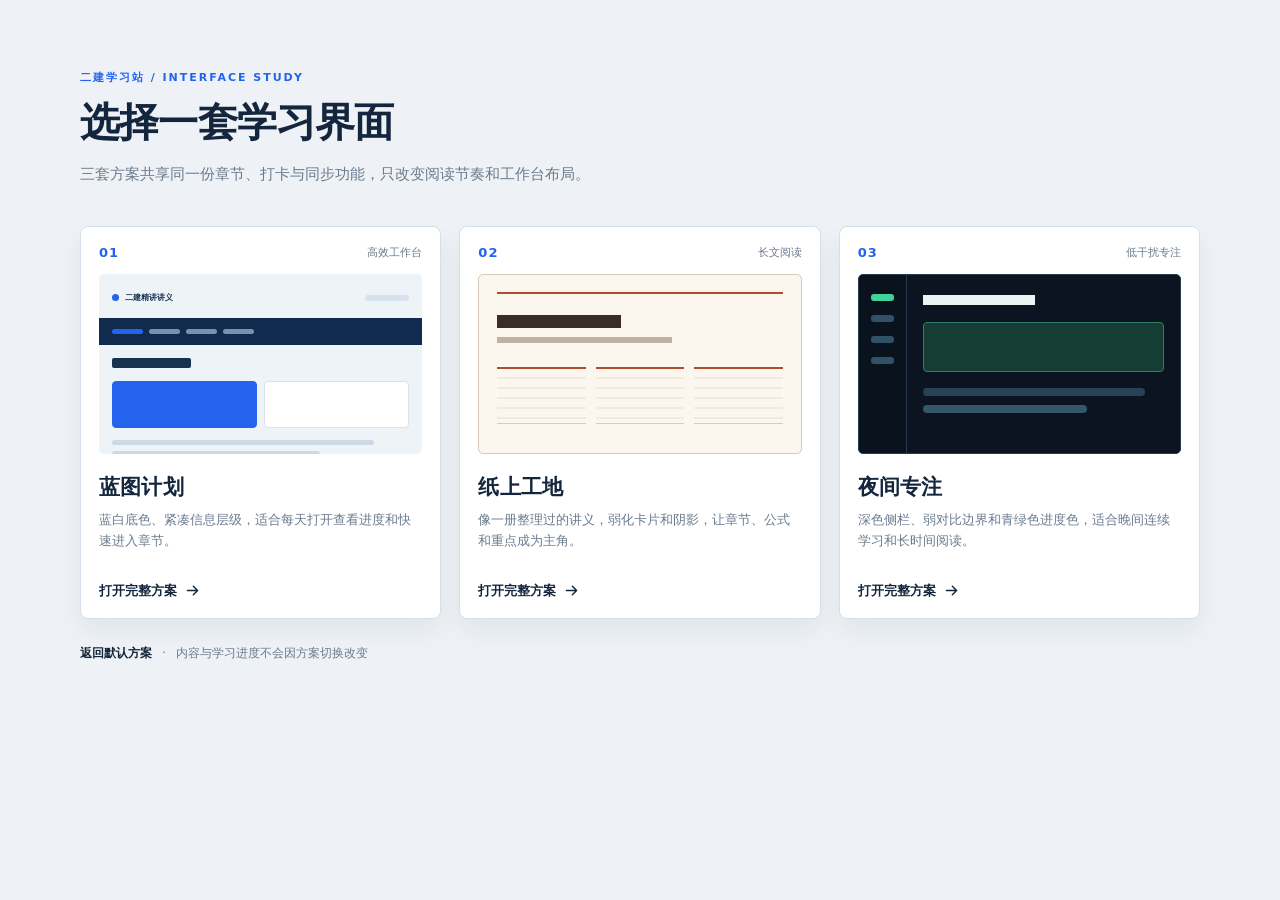
<file: site/versions.html>
<!doctype html>
<html lang="zh-CN">
<head>
  <meta charset="UTF-8">
  <meta name="viewport" content="width=device-width, initial-scale=1">
  <title>二建学习站 · 界面方案</title>
  <link rel="stylesheet" href="versions.css">
</head>
<body>
  <main class="gallery-shell">
    <header class="gallery-head">
      <p class="eyebrow">二建学习站 / INTERFACE STUDY</p>
      <h1>选择一套学习界面</h1>
      <p class="gallery-lede">三套方案共享同一份章节、打卡与同步功能，只改变阅读节奏和工作台布局。</p>
    </header>

    <section class="proposal-grid" aria-label="三套界面方案">
      <article class="proposal">
        <div class="proposal-meta"><span class="proposal-no">01</span><span class="proposal-tag">高效工作台</span></div>
        <div class="mini-preview atlas-preview" aria-hidden="true">
          <div class="mini-header"><i></i><b>二建精讲讲义</b><span></span></div>
          <div class="mini-nav"><i></i><i></i><i></i><i></i></div>
          <div class="mini-content"><div class="mini-title"></div><div class="mini-stats"><i></i><i></i></div><div class="mini-lines"><i></i><i></i><i></i></div></div>
        </div>
        <h2>蓝图计划</h2>
        <p>蓝白底色、紧凑信息层级，适合每天打开查看进度和快速进入章节。</p>
        <a class="proposal-link" href="index.html?theme=atlas">打开完整方案 <svg viewBox="0 0 20 20" fill="none" stroke="currentColor" stroke-width="1.7" stroke-linecap="round" stroke-linejoin="round"><path d="M4 10h11M11 5l5 5-5 5"/></svg></a>
      </article>

      <article class="proposal">
        <div class="proposal-meta"><span class="proposal-no">02</span><span class="proposal-tag">长文阅读</span></div>
        <div class="mini-preview paper-preview" aria-hidden="true">
          <div class="paper-rule"></div><div class="paper-title"></div><div class="paper-subtitle"></div>
          <div class="paper-cols"><i></i><i></i><i></i></div><div class="paper-rule lower"></div>
        </div>
        <h2>纸上工地</h2>
        <p>像一册整理过的讲义，弱化卡片和阴影，让章节、公式和重点成为主角。</p>
        <a class="proposal-link" href="index.html?theme=paper">打开完整方案 <svg viewBox="0 0 20 20" fill="none" stroke="currentColor" stroke-width="1.7" stroke-linecap="round" stroke-linejoin="round"><path d="M4 10h11M11 5l5 5-5 5"/></svg></a>
      </article>

      <article class="proposal">
        <div class="proposal-meta"><span class="proposal-no">03</span><span class="proposal-tag">低干扰专注</span></div>
        <div class="mini-preview night-preview" aria-hidden="true">
          <div class="night-rail"><i></i><i></i><i></i><i></i></div>
          <div class="night-main"><div class="night-head"></div><div class="night-stat"></div><div class="night-row"></div><div class="night-row short"></div></div>
        </div>
        <h2>夜间专注</h2>
        <p>深色侧栏、弱对比边界和青绿色进度色，适合晚间连续学习和长时间阅读。</p>
        <a class="proposal-link" href="index.html?theme=night">打开完整方案 <svg viewBox="0 0 20 20" fill="none" stroke="currentColor" stroke-width="1.7" stroke-linecap="round" stroke-linejoin="round"><path d="M4 10h11M11 5l5 5-5 5"/></svg></a>
      </article>
    </section>

    <footer class="gallery-foot"><a href="index.html">返回默认方案</a><span>·</span><span>内容与学习进度不会因方案切换改变</span></footer>
  </main>
</body>
</html>
</file>
<file: site/redesign.css>
/* Three visual directions for the study dashboard. The original document styles
   remain the content baseline; these tokens reshape the shell and controls. */
:root {
  --ui-ease: 160ms ease-out;
  --ui-radius: 8px;
  --ui-radius-sm: 6px;
  --ui-shadow: 0 10px 28px rgba(16, 35, 63, .08);
  --ui-shadow-soft: 0 2px 10px rgba(16, 35, 63, .05);
  --ui-font: "Noto Sans SC", "PingFang SC", "Microsoft YaHei", system-ui, sans-serif;
  --ui-display: "Noto Sans SC", "PingFang SC", "Microsoft YaHei", system-ui, sans-serif;
}

body[data-theme="atlas"] {
  --bg: #f4f7fb;
  --card: #ffffff;
  --ink: #10233f;
  --ink-2: #5f718b;
  --line: #dbe4ef;
  --brick: #155eef;
  --brick-soft: #e8f0ff;
  --gold: #a35b00;
  --gold-bg: #fff6df;
  --green: #18794e;
  --green-bg: #e7f7ee;
  --blue: #0b7ec4;
  --blue-bg: #e9f7ff;
  --ui-nav: #102c52;
  --ui-nav-muted: #9cb2cf;
  --ui-header: #ffffff;
  --ui-radius: 6px;
  --ui-radius-sm: 4px;
  --ui-shadow: 0 12px 30px rgba(16, 44, 82, .08);
}

body[data-theme="paper"] {
  --bg: #f6f0e7;
  --card: #fffdf8;
  --ink: #302c27;
  --ink-2: #756c60;
  --line: #ded2c1;
  --brick: #b84f31;
  --brick-soft: #f7e2d8;
  --gold: #8a651c;
  --gold-bg: #fbf1d8;
  --green: #3d795b;
  --green-bg: #e6f0e8;
  --blue: #35658e;
  --blue-bg: #e8eff5;
  --ui-nav: #fffaf2;
  --ui-nav-muted: #85796a;
  --ui-header: #fffaf2;
  --ui-font: "Noto Sans SC", "PingFang SC", "Microsoft YaHei", system-ui, sans-serif;
  --ui-display: "Noto Serif SC", "Songti SC", "SimSun", serif;
  --ui-radius: 10px;
  --ui-radius-sm: 7px;
  --ui-shadow: 0 8px 22px rgba(82, 56, 28, .08);
}

body[data-theme="night"] {
  --bg: #0d1723;
  --card: #142435;
  --ink: #ecf4f2;
  --ink-2: #9eb1bd;
  --line: #2a3d4d;
  --brick: #39c58b;
  --brick-soft: #123c35;
  --gold: #e6b85a;
  --gold-bg: #3a2d17;
  --green: #5ed1a0;
  --green-bg: #153a32;
  --blue: #64c7e7;
  --blue-bg: #123445;
  --ui-nav: #0a131e;
  --ui-nav-muted: #8da4b5;
  --ui-header: #101e2d;
  --ui-font: "Noto Sans SC", "PingFang SC", "Microsoft YaHei", system-ui, sans-serif;
  --ui-display: "Noto Sans SC", "PingFang SC", "Microsoft YaHei", system-ui, sans-serif;
  --ui-radius: 6px;
  --ui-radius-sm: 4px;
  --ui-shadow: 0 14px 34px rgba(0, 0, 0, .24);
  --ui-shadow-soft: 0 2px 12px rgba(0, 0, 0, .18);
}

body,
body * {
  scrollbar-color: var(--brick) transparent;
}

body {
  background: var(--bg);
  color: var(--ink);
  font-family: var(--ui-font);
  line-height: 1.7;
  background-image: none;
  transition: background-color 220ms ease, color 220ms ease;
}

.wrap {
  max-width: 1180px;
  padding-left: 28px;
  padding-right: 28px;
}

header {
  background: var(--ui-header);
  border-bottom: 1px solid var(--line);
  padding: 25px 0 21px;
  box-shadow: 0 1px 0 rgba(0, 0, 0, .02);
}

.brand {
  font-family: var(--ui-display);
  font-size: 28px;
  letter-spacing: .02em;
  color: var(--ink);
}

.brand b { color: var(--brick); }
.brand-sub { color: var(--ink-2); font-size: 13px; margin-top: 3px; }
.head-meta { gap: 8px; margin-top: 15px; }

.chip {
  border: 1px solid var(--line);
  border-radius: 999px;
  background: var(--brick-soft);
  color: var(--ink-2);
  padding: 4px 12px;
}

.chip b { color: var(--brick); }

/* The theme switcher is intentionally a compact segmented control so the three
   directions are visible without turning the page into a marketing hero. */
.design-toolbar {
  display: flex;
  align-items: center;
  justify-content: space-between;
  gap: 18px;
  margin-top: 22px;
  padding-top: 16px;
  border-top: 1px solid var(--line);
}

.design-kicker {
  display: flex;
  align-items: center;
  gap: 8px;
  color: var(--ink-2);
  font-size: 12px;
  letter-spacing: .08em;
  white-space: nowrap;
}

.design-kicker::before {
  content: "";
  width: 8px;
  height: 8px;
  border-radius: 50%;
  background: var(--brick);
  box-shadow: 0 0 0 4px var(--brick-soft);
}

.theme-switcher {
  display: grid;
  grid-template-columns: repeat(3, minmax(116px, 1fr));
  gap: 6px;
  max-width: 510px;
  width: 100%;
}

.theme-option {
  display: flex;
  align-items: center;
  gap: 9px;
  min-height: 44px;
  padding: 6px 10px;
  border: 1px solid var(--line);
  border-radius: var(--ui-radius-sm);
  background: transparent;
  color: var(--ink-2);
  cursor: pointer;
  font: inherit;
  text-align: left;
  transition: background var(--ui-ease), color var(--ui-ease), border-color var(--ui-ease), transform var(--ui-ease);
}

.theme-option:hover { border-color: var(--brick); color: var(--ink); transform: translateY(-1px); }
.theme-option.is-active { background: var(--brick-soft); border-color: var(--brick); color: var(--ink); }
.theme-option b { display: block; font: 600 11px/1.2 var(--ui-font); color: var(--brick); letter-spacing: .08em; }
.theme-option small { display: block; font-size: 12px; margin-top: 2px; white-space: nowrap; }
.theme-swatch { width: 20px; height: 20px; border-radius: 50%; flex: none; border: 2px solid var(--card); box-shadow: 0 0 0 1px var(--line); }
.theme-swatch.atlas { background: #155eef; }
.theme-swatch.paper { background: #b84f31; }
.theme-swatch.night { background: #39c58b; }

nav {
  position: sticky;
  top: 0;
  bottom: auto;
  z-index: 90;
  justify-content: center;
  gap: 6px;
  padding: 8px 16px;
  background: var(--ui-nav);
  border: 0;
  box-shadow: 0 8px 18px rgba(12, 34, 61, .12);
}

nav button {
  flex: 0 1 auto;
  max-width: none;
  flex-direction: row;
  gap: 8px;
  padding: 10px 14px;
  border: 1px solid transparent;
  border-radius: var(--ui-radius-sm);
  color: var(--ui-nav-muted);
  font-family: var(--ui-font);
  font-size: 13px;
  transition: background var(--ui-ease), color var(--ui-ease), border-color var(--ui-ease), transform var(--ui-ease);
}

nav button:hover { color: #fff; background: rgba(255, 255, 255, .08); transform: translateY(-1px); }
nav button.on { color: #fff; background: var(--brick); box-shadow: 0 5px 14px color-mix(in srgb, var(--brick) 30%, transparent); }
nav button .nv { display: inline-flex; align-items: center; justify-content: center; width: 20px; height: 20px; border: 0; font-family: var(--ui-font); font-size: 0; }
nav button .nv svg { width: 18px; height: 18px; display: block; }
nav button.on .nv { border: 0; }

main section { padding: 34px 0 60px; }
main section.on { animation: ui-fade .24s ease-out; }
@keyframes ui-fade { from { opacity: 0; transform: translateY(5px); } to { opacity: 1; transform: translateY(0); } }
h2.page-title { font-family: var(--ui-display); color: var(--ink); font-size: 27px; letter-spacing: .01em; margin: 2px 0 5px; }
.page-lede { max-width: 760px; color: var(--ink-2); font-size: 14px; margin-bottom: 22px; }

.card,
details.lec,
.hero-cell,
.term,
.ck,
.numcard div,
.svgwrap {
  background: var(--card);
  border-color: var(--line);
  border-radius: var(--ui-radius);
  box-shadow: var(--ui-shadow-soft);
}

.card { padding: 22px; margin-bottom: 16px; box-shadow: var(--ui-shadow-soft); }
.card h3 { font-family: var(--ui-display); color: var(--ink); font-size: 18px; margin-bottom: 12px; }
.hero-cell { padding: 20px; text-align: left; }
.hero-cell b { color: var(--brick); font-family: var(--ui-display); font-size: 42px; }
.hero-cell span, .dim { color: var(--ink-2); }

.bar { background: color-mix(in srgb, var(--line) 70%, var(--bg)); height: 8px; border-radius: 999px; }
.bar > i { background: var(--brick); border-radius: 999px; }
.bar-row { grid-template-columns: 92px 1fr 56px; gap: 12px; font-size: 13px; }
.bar-row .pct { color: var(--brick); }

table { font-size: 13.5px; }
th, td { border-color: var(--line); padding: 9px 11px; }
th { background: color-mix(in srgb, var(--brick-soft) 75%, var(--card)); color: var(--ink); }
td { background: var(--card); }
a { color: var(--blue); }
mark { background: color-mix(in srgb, var(--gold) 20%, transparent); }

.ck { padding: 11px 13px; margin: 7px 0; transition: border-color var(--ui-ease), transform var(--ui-ease), background var(--ui-ease); }
.ck:hover { border-color: var(--brick); transform: translateX(2px); }
.ck.done { background: var(--green-bg); border-color: color-mix(in srgb, var(--green) 35%, var(--line)); }
.lec-no { color: var(--brick); font-family: var(--ui-display); }
.lec-t b, .lec-body h4, .lec-body h5 { color: var(--ink); }
.lec-stars { color: var(--gold); }
details[open] > summary { border-bottom-color: var(--line); }
.lec-body h4 { border-left-color: var(--brick); }
.kp { background: var(--brick-soft); border-color: var(--brick); }
.memo, .quiz, .note { background: var(--gold-bg); border-color: color-mix(in srgb, var(--gold) 40%, var(--line)); color: var(--ink); }
.formula { background: var(--blue-bg); color: var(--blue); }
.trap, .note.warn { background: color-mix(in srgb, #d14949 13%, var(--card)); border-color: color-mix(in srgb, #d14949 35%, var(--line)); }
.example > .ex-q { background: color-mix(in srgb, var(--brick-soft) 60%, var(--card)); }
.example, .example > .ex-a { border-color: var(--line); }
.sync-btn, #sync-input { background: var(--card); color: var(--ink); border-color: var(--line); border-radius: var(--ui-radius-sm); }
.sync-btn:hover { border-color: var(--brick); color: var(--brick); }
footer { color: var(--ink-2); }
footer button { color: var(--ink-2); border-color: var(--line); background: var(--card); border-radius: var(--ui-radius-sm); }

body[data-theme="paper"] header { background: var(--ui-header); }
body[data-theme="paper"] nav { background: var(--ui-nav); border-bottom: 1px solid var(--line); box-shadow: 0 4px 15px rgba(82, 56, 28, .08); }
body[data-theme="paper"] nav button { color: var(--ui-nav-muted); }
body[data-theme="paper"] nav button:hover { color: var(--brick); background: var(--brick-soft); }
body[data-theme="paper"] nav button.on { color: var(--brick); background: var(--brick-soft); box-shadow: none; }
body[data-theme="paper"] .card { box-shadow: 0 4px 14px rgba(82, 56, 28, .06); }
body[data-theme="paper"] .card h3, body[data-theme="paper"] h2.page-title, body[data-theme="paper"] .lec-no { letter-spacing: .04em; }
body[data-theme="paper"] .design-toolbar { border-top-style: dashed; }

body[data-theme="night"] header { border-bottom-color: var(--line); box-shadow: 0 8px 26px rgba(0, 0, 0, .16); }
body[data-theme="night"] nav { box-shadow: 8px 0 28px rgba(0, 0, 0, .2); }
body[data-theme="night"] nav button:hover { background: #183247; }
body[data-theme="night"] nav button.on { color: #071a16; box-shadow: 0 8px 18px rgba(57, 197, 139, .2); }
body[data-theme="night"] .card,
body[data-theme="night"] details.lec,
body[data-theme="night"] .hero-cell,
body[data-theme="night"] .term,
body[data-theme="night"] .ck,
body[data-theme="night"] .numcard div,
body[data-theme="night"] .svgwrap { box-shadow: var(--ui-shadow-soft); }
body[data-theme="night"] th { color: var(--ink); }
body[data-theme="night"] .theme-option.is-active { color: var(--ink); }
body[data-theme="night"] .trap, body[data-theme="night"] .note.warn { background: #3d252b; }

/* Night mode uses a true desktop sidebar to create a calmer reading column. */
@media (min-width: 1040px) {
  body[data-theme="night"] { padding-left: 224px; }
  body[data-theme="night"] nav { position: fixed; inset: 0 auto 0 0; width: 224px; height: 100vh; display: flex; flex-direction: column; align-items: stretch; justify-content: flex-start; gap: 8px; padding: 28px 18px; }
  body[data-theme="night"] nav::before { content: "学习导航"; color: var(--ink); font: 600 13px/1.2 var(--ui-font); letter-spacing: .12em; padding: 2px 12px 18px; border-bottom: 1px solid var(--line); margin-bottom: 8px; }
  body[data-theme="night"] nav button { width: 100%; justify-content: flex-start; padding: 12px 13px; }
  body[data-theme="night"] header .wrap, body[data-theme="night"] main.wrap, body[data-theme="night"] footer { max-width: 1220px; }
}

@media (max-width: 819px) {
  body { padding-bottom: calc(72px + env(safe-area-inset-bottom)); }
  .wrap { padding-left: 16px; padding-right: 16px; }
  header { padding: 20px 0 16px; }
  .brand { font-size: 24px; }
  .design-toolbar { align-items: stretch; flex-direction: column; gap: 11px; margin-top: 18px; padding-top: 13px; }
  .theme-switcher { max-width: none; }
  .theme-option { min-height: 42px; padding: 5px 7px; gap: 6px; }
  .theme-option small { font-size: 11px; }
  nav { position: fixed; left: 0; right: 0; bottom: 0; top: auto; padding: 7px 4px calc(7px + env(safe-area-inset-bottom)); gap: 0; border-top: 1px solid var(--line); box-shadow: 0 -8px 20px rgba(12, 34, 61, .12); }
  nav button { flex: 1; flex-direction: column; gap: 2px; padding: 6px 2px 4px; border-radius: 5px; font-size: 10.5px; }
  nav button .nv { width: 22px; height: 22px; }
  nav button .nv svg { width: 19px; height: 19px; }
  main section { padding-top: 25px; }
  h2.page-title { font-size: 23px; }
  .card { padding: 17px; }
  .hero-cell { padding: 16px; }
  .hero-cell b { font-size: 34px; }
  .bar-row { grid-template-columns: 70px 1fr 47px; gap: 8px; }
}

@media (prefers-reduced-motion: reduce) {
  *, *::before, *::after { animation-duration: .01ms !important; transition-duration: .01ms !important; }
}

/* Refined proposal directions. Each direction changes composition and component
   density, so the variants can be evaluated as layouts rather than recolors. */
body[data-theme="atlas"] {
  --bg: #eef3f8;
  --card: #ffffff;
  --ink: #152a43;
  --ink-2: #61748c;
  --line: #d7e2ee;
  --brick: #2463eb;
  --brick-soft: #e8f0ff;
  --gold: #a15d00;
  --gold-bg: #fff5dc;
  --green: #16835b;
  --green-bg: #e4f6ed;
  --blue: #0c7ba8;
  --blue-bg: #e5f6fc;
  --ui-nav: #102b4d;
  --ui-nav-muted: #9cb6d4;
  --ui-header: #ffffff;
  --ui-radius: 8px;
  --ui-radius-sm: 6px;
}
body[data-theme="atlas"] header { padding: 30px 0 24px; }
body[data-theme="atlas"] .brand { font-family: var(--ui-font); font-weight: 700; letter-spacing: .015em; }
body[data-theme="atlas"] .brand-sub { letter-spacing: .015em; }
body[data-theme="atlas"] main section { padding-top: 38px; }
body[data-theme="atlas"] .dash-hero { grid-template-columns: 1.45fr 1fr; }
body[data-theme="atlas"] .hero-cell:first-child { background: #2463eb; border-color: #2463eb; color: #fff; box-shadow: 0 10px 24px rgba(36, 99, 235, .2); }
body[data-theme="atlas"] .hero-cell:first-child b,
body[data-theme="atlas"] .hero-cell:first-child span { color: #fff; }
body[data-theme="atlas"] .hero-cell:first-child span { opacity: .82; }
body[data-theme="atlas"] .card,
body[data-theme="atlas"] details.lec,
body[data-theme="atlas"] .hero-cell { box-shadow: 0 4px 16px rgba(28, 61, 98, .06); }
body[data-theme="atlas"] details.lec > summary:hover { background: #f7faff; }
body[data-theme="atlas"] .lec-no { font-family: var(--ui-font); font-size: 18px; }
body[data-theme="atlas"] .lec-body h4 { border-left-width: 3px; }
body[data-theme="atlas"] .card h3 { font-family: var(--ui-font); font-weight: 700; }

body[data-theme="paper"] {
  --bg: #f4eee4;
  --card: #fffdf8;
  --ink: #322d28;
  --ink-2: #786e61;
  --line: #d9cbbb;
  --brick: #ae4d31;
  --brick-soft: #f4e0d7;
  --gold: #89631a;
  --gold-bg: #fbf0d3;
  --green: #397457;
  --green-bg: #e4eee6;
  --blue: #416b91;
  --blue-bg: #e7eef4;
  --ui-nav: #f4eee4;
  --ui-nav-muted: #796e61;
  --ui-header: #fbf7ef;
  --ui-radius: 2px;
  --ui-radius-sm: 2px;
  --ui-shadow: none;
  --ui-shadow-soft: none;
}
body[data-theme="paper"] header { padding: 28px 0 20px; border-bottom: 2px solid var(--brick); box-shadow: none; }
body[data-theme="paper"] .brand { font-family: var(--ui-display); font-weight: 700; letter-spacing: .08em; }
body[data-theme="paper"] .brand-sub { font-family: var(--ui-display); font-size: 12px; }
body[data-theme="paper"] nav { position: sticky; top: 0; padding: 0 16px; justify-content: flex-start; gap: 0; }
body[data-theme="paper"] nav button { padding: 13px 16px 11px; border-radius: 0; border-bottom: 2px solid transparent; }
body[data-theme="paper"] nav button .nv { color: currentColor; }
body[data-theme="paper"] nav button:hover { transform: none; background: transparent; border-bottom-color: var(--brick-soft); }
body[data-theme="paper"] nav button.on { border-bottom-color: var(--brick); background: transparent; }
body[data-theme="paper"] main section { max-width: 930px; margin: 0 auto; padding-top: 42px; }
body[data-theme="paper"] h2.page-title { font-size: 30px; letter-spacing: .07em; }
body[data-theme="paper"] .page-lede { font-family: var(--ui-display); font-size: 14px; }
body[data-theme="paper"] .card { padding: 24px 0; border: 0; border-top: 1px solid var(--line); border-radius: 0; background: transparent; }
body[data-theme="paper"] .card:last-child { border-bottom: 1px solid var(--line); }
body[data-theme="paper"] .card h3 { font-family: var(--ui-display); font-size: 20px; letter-spacing: .06em; }
body[data-theme="paper"] .dash-hero { grid-template-columns: 1fr 1fr; gap: 0; border-top: 1px solid var(--line); border-bottom: 1px solid var(--line); }
body[data-theme="paper"] .hero-cell { border: 0; border-right: 1px solid var(--line); border-radius: 0; background: var(--card); box-shadow: none; padding: 24px 18px; }
body[data-theme="paper"] .hero-cell:last-child { border-right: 0; }
body[data-theme="paper"] .hero-cell b { font-family: var(--ui-display); }
body[data-theme="paper"] details.lec { border: 0; border-top: 1px solid var(--line); border-radius: 0; box-shadow: none; background: transparent; }
body[data-theme="paper"] details.lec:last-of-type { border-bottom: 1px solid var(--line); }
body[data-theme="paper"] details.lec > summary { padding: 17px 2px; }
body[data-theme="paper"] details.lec > summary:hover { background: rgba(255, 253, 248, .5); }
body[data-theme="paper"] .lec-no { font-size: 26px; }
body[data-theme="paper"] .lec-body { padding-left: 48px; padding-right: 0; }
body[data-theme="paper"] .term, body[data-theme="paper"] .ck, body[data-theme="paper"] .numcard div { border-radius: 0; box-shadow: none; }
body[data-theme="paper"] table { font-family: var(--ui-display); }
body[data-theme="paper"] th { background: #eee4d5; }
body[data-theme="paper"] .kp { border-left-width: 3px; border-radius: 0; }

body[data-theme="night"] {
  --bg: #0b1420;
  --card: #111f2e;
  --ink: #eaf4f2;
  --ink-2: #9bb0bd;
  --line: #263b4d;
  --brick: #42d39a;
  --brick-soft: #123c34;
  --gold: #e9bb63;
  --gold-bg: #332916;
  --green: #67d6a8;
  --green-bg: #153c32;
  --blue: #72cceb;
  --blue-bg: #123548;
  --ui-nav: #09121d;
  --ui-nav-muted: #8fa8b8;
  --ui-header: #0f1c2a;
  --ui-radius: 6px;
  --ui-radius-sm: 4px;
  --ui-shadow: none;
  --ui-shadow-soft: none;
}
body[data-theme="night"] header { padding: 28px 0 22px; box-shadow: none; }
body[data-theme="night"] .brand { font-family: var(--ui-font); font-weight: 700; letter-spacing: .015em; }
body[data-theme="night"] nav { border-right: 1px solid var(--line); }
body[data-theme="night"] main section { padding-top: 38px; }
body[data-theme="night"] h2.page-title { font-size: 27px; }
body[data-theme="night"] .card,
body[data-theme="night"] details.lec,
body[data-theme="night"] .hero-cell,
body[data-theme="night"] .term,
body[data-theme="night"] .ck,
body[data-theme="night"] .numcard div,
body[data-theme="night"] .svgwrap { border-color: var(--line); box-shadow: none; }
body[data-theme="night"] .hero-cell:first-child { background: #153d34; border-color: #2d8065; }
body[data-theme="night"] .hero-cell:first-child b { color: var(--brick); }
body[data-theme="night"] .card h3 { color: var(--ink); }
body[data-theme="night"] details.lec > summary:hover { background: #172c3e; }
body[data-theme="night"] .lec-no { font-family: var(--ui-font); font-size: 18px; }
body[data-theme="night"] th { background: #1a3042; }
body[data-theme="night"] td { background: #111f2e; }
body[data-theme="night"] .ck:hover { background: #172c3e; }
body[data-theme="night"] .bar { background: #233849; }
body[data-theme="night"] .bar > i { background: var(--brick); }
body[data-theme="night"] .kp { background: #123c34; }
body[data-theme="night"] .memo, body[data-theme="night"] .quiz, body[data-theme="night"] .note { background: #332916; }
body[data-theme="night"] .formula { background: #123548; }
body[data-theme="night"] footer button { background: transparent; }

@media (max-width: 819px) {
  body[data-theme="paper"] nav { padding: 6px 4px calc(6px + env(safe-area-inset-bottom)); }
  body[data-theme="paper"] nav button { padding: 6px 2px 4px; border-bottom: 0; }
  body[data-theme="paper"] nav button.on { background: var(--brick-soft); }
  body[data-theme="paper"] main section { padding-top: 27px; }
  body[data-theme="paper"] .lec-body { padding-left: 16px; }
}
</file>
<file: site/versions.css>
:root {
  --gallery-bg: #eef2f6;
  --gallery-ink: #14263d;
  --gallery-muted: #6b7b8e;
  --gallery-line: #d5dfe9;
  --gallery-blue: #2463eb;
  --gallery-red: #ae4d31;
  --gallery-green: #39c58b;
}
* { box-sizing: border-box; }
body { margin: 0; background: var(--gallery-bg); color: var(--gallery-ink); font-family: "Noto Sans SC", "PingFang SC", "Microsoft YaHei", system-ui, sans-serif; }
.gallery-shell { width: min(1120px, calc(100% - 40px)); margin: 0 auto; padding: 70px 0 42px; }
.gallery-head { max-width: 640px; margin-bottom: 38px; }
.eyebrow { margin: 0 0 14px; color: var(--gallery-blue); font-size: 11px; font-weight: 700; letter-spacing: .18em; }
h1 { margin: 0; font-size: 40px; line-height: 1.16; letter-spacing: -.02em; }
.gallery-lede { margin: 16px 0 0; color: var(--gallery-muted); font-size: 15px; line-height: 1.75; }
.proposal-grid { display: grid; grid-template-columns: repeat(3, minmax(0, 1fr)); gap: 18px; }
.proposal { min-width: 0; padding: 18px; background: #fff; border: 1px solid var(--gallery-line); border-radius: 8px; box-shadow: 0 12px 24px rgba(20, 38, 61, .06); }
.proposal-meta { display: flex; align-items: center; justify-content: space-between; margin-bottom: 14px; }
.proposal-no { color: var(--gallery-blue); font: 700 13px/1 system-ui, sans-serif; letter-spacing: .08em; }
.proposal-tag { color: var(--gallery-muted); font-size: 11px; }
.proposal h2 { margin: 19px 0 8px; font-size: 21px; letter-spacing: .01em; }
.proposal p { min-height: 53px; margin: 0; color: var(--gallery-muted); font-size: 13px; line-height: 1.65; }
.proposal-link { display: inline-flex; align-items: center; gap: 7px; margin-top: 20px; color: var(--gallery-ink); font-size: 13px; font-weight: 700; text-decoration: none; }
.proposal-link:hover { color: var(--gallery-blue); }
.proposal-link svg { width: 17px; height: 17px; transition: transform .16s ease-out; }
.proposal-link:hover svg { transform: translateX(3px); }
.mini-preview { position: relative; height: 180px; overflow: hidden; border-radius: 5px; }
.atlas-preview { padding: 15px 13px; background: #eef3f8; }
.mini-header { height: 18px; display: flex; align-items: center; gap: 6px; color: #173250; font-size: 7px; }
.mini-header i { width: 7px; height: 7px; border-radius: 50%; background: #2463eb; }
.mini-header b { font-size: 8px; }
.mini-header span { width: 44px; height: 6px; margin-left: auto; border-radius: 5px; background: #d7e2ee; }
.mini-nav { display: flex; align-items: center; gap: 6px; height: 27px; margin: 11px -13px 13px; padding: 0 13px; background: #102b4d; }
.mini-nav i { width: 31px; height: 5px; border-radius: 3px; background: #7891ae; }.mini-nav i:first-child { background: #2463eb; }
.mini-title { width: 79px; height: 10px; border-radius: 2px; background: #173250; }.mini-stats { display: flex; gap: 7px; margin-top: 13px; }.mini-stats i { height: 47px; flex: 1; border: 1px solid #d7e2ee; border-radius: 4px; background: #fff; }.mini-stats i:first-child { background: #2463eb; border-color: #2463eb; }.mini-lines { display: grid; gap: 6px; margin-top: 12px; }.mini-lines i { width: 88%; height: 5px; border-radius: 3px; background: #ccd9e6; }.mini-lines i:nth-child(2) { width: 70%; }.mini-lines i:nth-child(3) { width: 78%; }
.paper-preview { padding: 17px 18px; background: #fbf7ef; border: 1px solid #d9cbbb; }
.paper-rule { height: 2px; background: #ae4d31; }.paper-rule.lower { margin-top: 31px; height: 1px; background: #d9cbbb; }.paper-title { width: 124px; height: 13px; margin-top: 21px; background: #382d27; }.paper-subtitle { width: 175px; height: 6px; margin-top: 9px; background: #c0b2a1; }.paper-cols { display: grid; grid-template-columns: repeat(3, 1fr); gap: 10px; margin-top: 24px; }.paper-cols i { display: block; height: 57px; border-top: 2px solid #ae4d31; border-bottom: 1px solid #d9cbbb; background: repeating-linear-gradient(to bottom, transparent 0, transparent 8px, #e7ddcf 9px, transparent 10px); }
.night-preview { display: flex; background: #0b1420; border: 1px solid #263b4d; }.night-rail { width: 48px; padding: 19px 12px; background: #09121d; border-right: 1px solid #263b4d; }.night-rail i { display: block; height: 7px; margin-bottom: 14px; border-radius: 3px; background: #315168; }.night-rail i:first-child { background: #42d39a; }.night-main { flex: 1; padding: 20px 16px; }.night-head { width: 112px; height: 10px; background: #eaf4f2; }.night-stat { width: 100%; height: 50px; margin-top: 17px; border: 1px solid #2d8065; border-radius: 4px; background: #153d34; }.night-row { width: 92%; height: 8px; margin-top: 16px; border-radius: 4px; background: #284154; }.night-row.short { width: 68%; margin-top: 9px; background: #36566b; }
.gallery-foot { display: flex; align-items: center; gap: 10px; margin-top: 26px; color: var(--gallery-muted); font-size: 12px; }.gallery-foot a { color: var(--gallery-ink); font-weight: 700; text-decoration: none; }
@media (max-width: 820px) { .gallery-shell { width: min(100% - 28px, 520px); padding: 36px 0 28px; } h1 { font-size: 32px; }.proposal-grid { grid-template-columns: 1fr; gap: 14px; }.proposal { padding: 15px; }.mini-preview { height: 160px; }.proposal p { min-height: 0; }.gallery-foot { flex-wrap: wrap; } }
</file>
